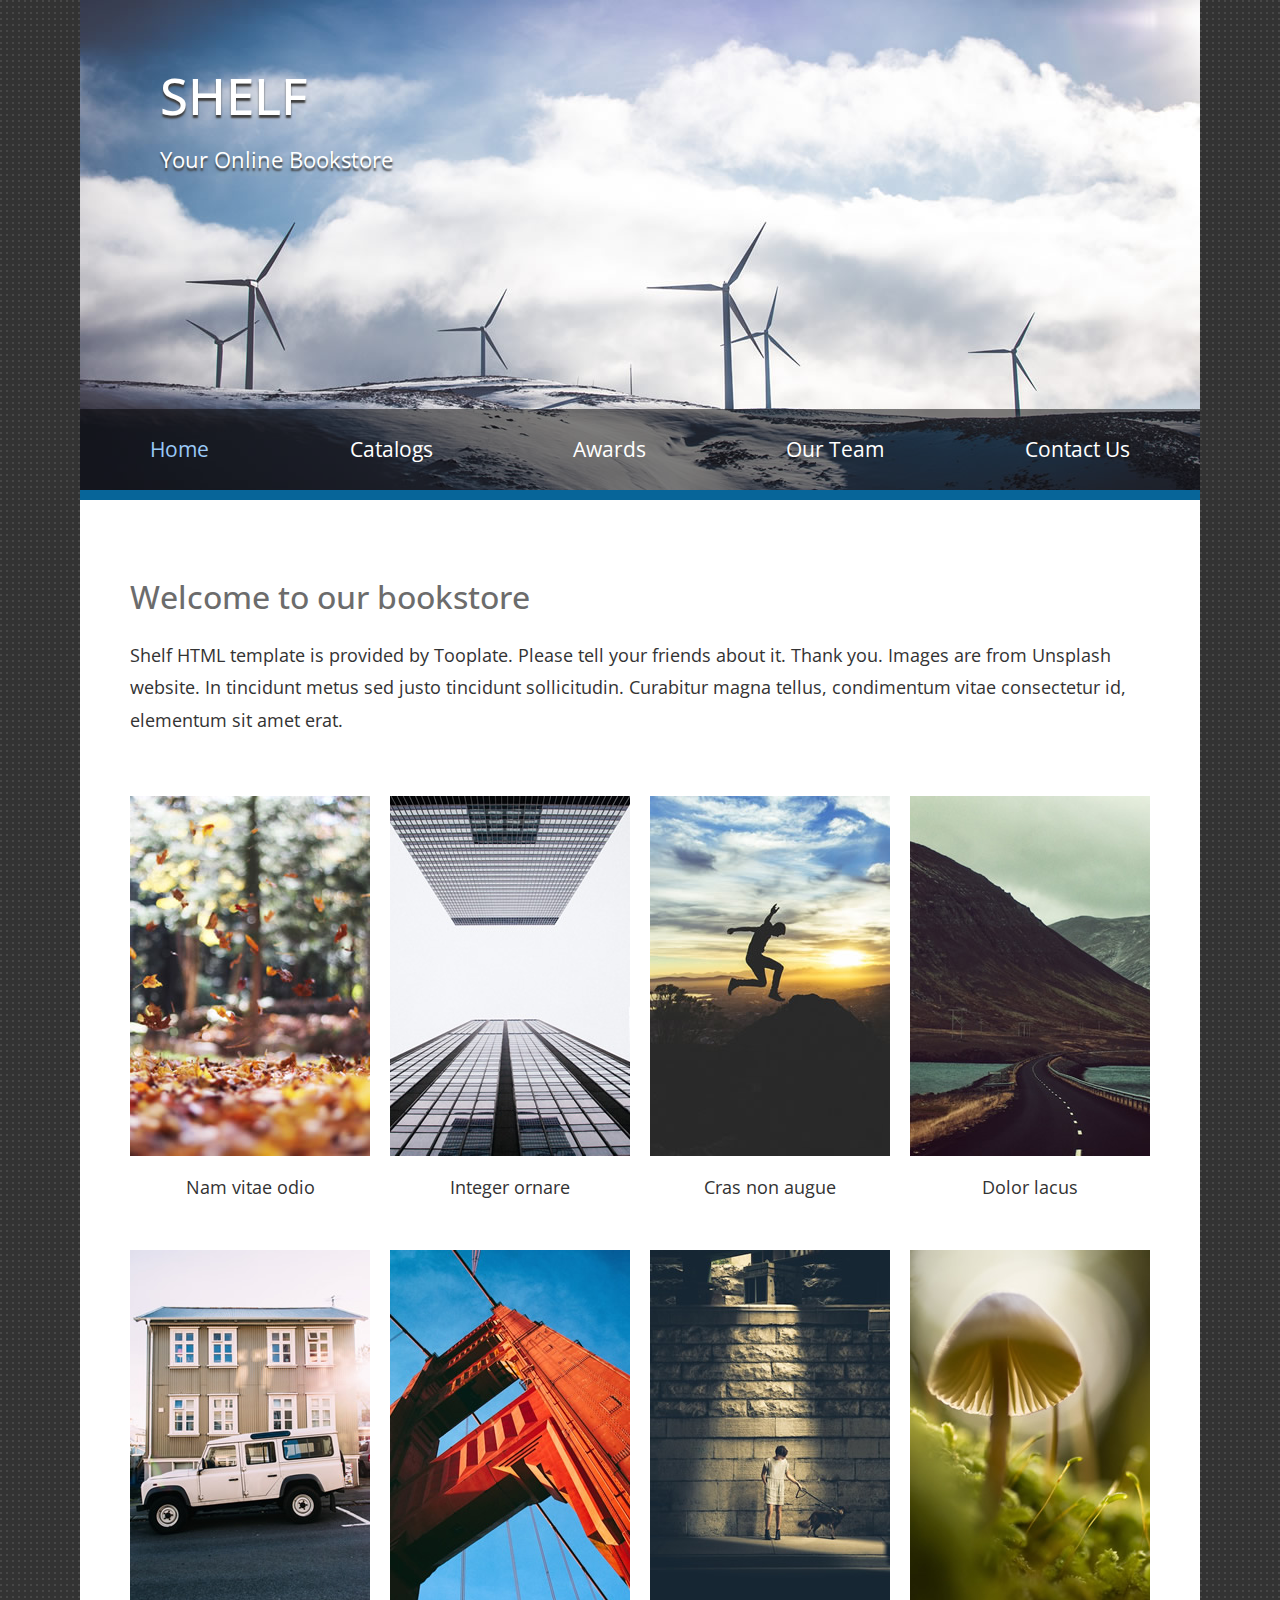
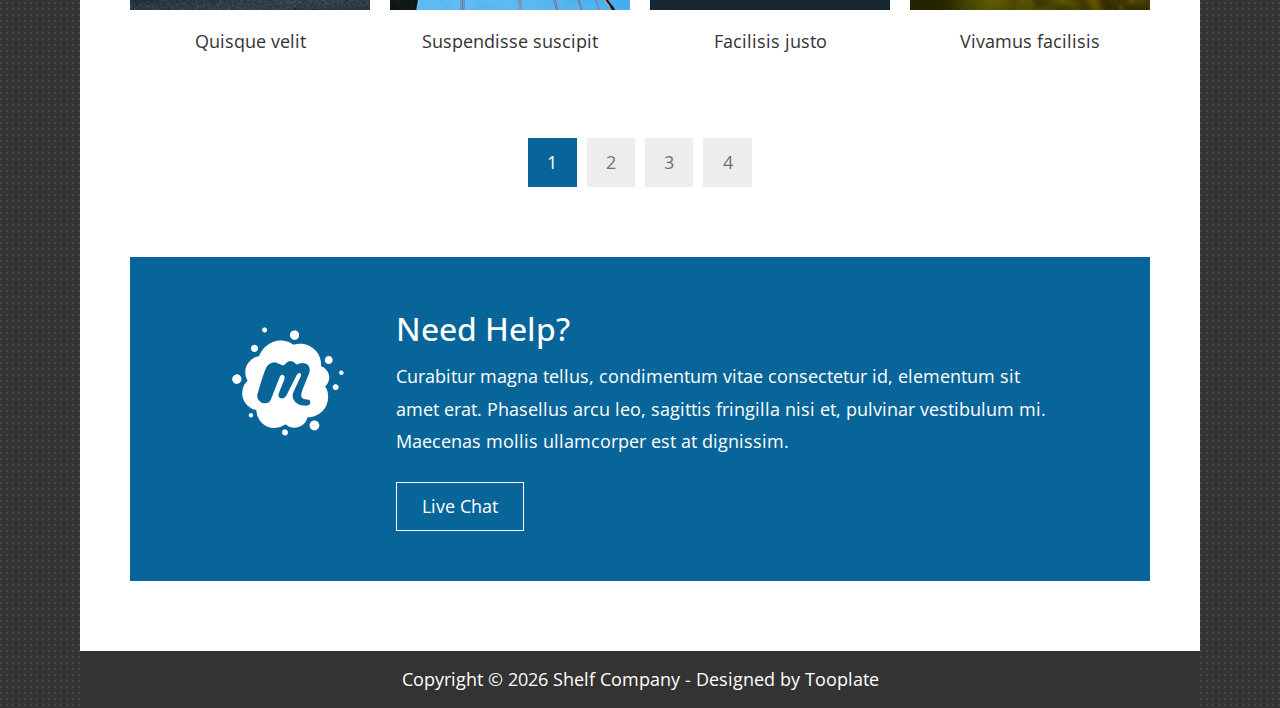
<file: index.html>
<!DOCTYPE html>
<html>
<head>
    <meta charset="utf-8">
    <meta http-equiv="X-UA-Compatible" content="IE=edge">
    <meta name="viewport" content="width=device-width, initial-scale=1">
<!--

Template 2092 Shelf

http://www.tooplate.com/view/2092-shelf

-->
    <title>SHELF - Your Online Bookstore</title>

    <!-- load stylesheets -->
    <link rel="stylesheet" href="https://fonts.googleapis.com/css?family=Open+Sans:300,400">  <!-- Google web font "Open Sans" -->
    <link rel="stylesheet" href="font-awesome-4.7.0/css/font-awesome.min.css">                <!-- Font Awesome -->
    <link rel="stylesheet" href="css/bootstrap.min.css">                                      <!-- Bootstrap style -->
    <link rel="stylesheet" href="css/tooplate-style.css">                                   <!-- Templatemo style -->

    <!-- HTML5 shim and Respond.js for IE8 support of HTML5 elements and media queries -->
    <!-- WARNING: Respond.js doesn't work if you view the page via file:// -->
        <!--[if lt IE 9]>
          <script src="https://oss.maxcdn.com/html5shiv/3.7.2/html5shiv.min.js"></script>
          <script src="https://oss.maxcdn.com/respond/1.4.2/respond.min.js"></script>
          <![endif]-->
</head>

    <body>
        
        <div class="container">
            <header class="tm-site-header">
                <h1 class="tm-site-name">Shelf</h1>
                <p class="tm-site-description">Your Online Bookstore</p>
                
                <nav class="navbar navbar-expand-md tm-main-nav-container">
                    <button class="navbar-toggler" type="button" data-toggle="collapse" data-target="#tmMainNav" aria-controls="tmMainNav" aria-expanded="false" aria-label="Toggle navigation">
                            <i class="fa fa-bars"></i>
                    </button>

                    <div class="collapse navbar-collapse tm-main-nav" id="tmMainNav">
                        <ul class="nav nav-fill tm-main-nav-ul">
                            <li class="nav-item"><a class="nav-link active" href="index.html">Home</a></li>
                            <li class="nav-item"><a class="nav-link" href="#">Catalogs</a></li>
                            <li class="nav-item"><a class="nav-link" href="#">Awards</a></li>
                            <li class="nav-item"><a class="nav-link" href="team.html">Our Team</a></li>
                            <li class="nav-item"><a class="nav-link" href="contact.html">Contact Us</a></li>
                        </ul>
                    </div>
                </nav>
                
            </header>
            
            <div class="tm-main-content">
                <section class="tm-margin-b-l">
                    <header>
                        <h2 class="tm-main-title">Welcome to our bookstore</h2>    
                    </header>
                    
                    <p>Shelf HTML template is provided by Tooplate. Please tell your friends about it. Thank you. Images are from Unsplash website. In tincidunt metus sed justo tincidunt sollicitudin. Curabitur magna tellus, condimentum vitae consectetur id, elementum sit amet erat.</p>
                    
                    <div class="tm-gallery">
                        <div class="row">
                            <figure class="col-lg-3 col-md-4 col-sm-6 col-12 tm-gallery-item">
                                <a href="preview.html">
                                    <div class="tm-gallery-item-overlay">
                                        <img src="img/image-01.jpg" alt="Image" class="img-fluid tm-img-center">
                                    </div>
                                    
                                    <p class="tm-figcaption">Nam vitae odio</p>
                                </a>
                            </figure>
                            <figure class="col-lg-3 col-md-4 col-sm-6 col-12 tm-gallery-item">
                                <a href="preview.html">
                                    <div class="tm-gallery-item-overlay">
                                        <img src="img/image-02.jpg" alt="Image" class="img-fluid tm-img-center">
                                    </div>
                                    <p class="tm-figcaption">Integer ornare</p>
                                </a>
                            </figure>
                            <figure class="col-lg-3 col-md-4 col-sm-6 col-12 tm-gallery-item">
                                <a href="preview.html">
                                    <div class="tm-gallery-item-overlay">
                                        <img src="img/image-03.jpg" alt="Image" class="img-fluid tm-img-center">
                                    </div>
                                    <p class="tm-figcaption">Cras non augue</p>
                                </a>
                            </figure>
                            <figure class="col-lg-3 col-md-4 col-sm-6 col-12 tm-gallery-item">
                                <a href="preview.html">
                                    <div class="tm-gallery-item-overlay">
                                        <img src="img/image-04.jpg" alt="Image" class="img-fluid tm-img-center">
                                    </div>
                                    <p class="tm-figcaption">Dolor lacus</p>
                                </a>
                            </figure>
                            <figure class="col-lg-3 col-md-4 col-sm-6 col-12 tm-gallery-item">
                                <a href="preview.html">
                                    <div class="tm-gallery-item-overlay">
                                        <img src="img/image-05.jpg" alt="Image" class="img-fluid tm-img-center">
                                    </div>
                                    <p class="tm-figcaption">Quisque velit</p>
                                </a>
                            </figure>
                            <figure class="col-lg-3 col-md-4 col-sm-6 col-12 tm-gallery-item">
                                <a href="preview.html">
                                    <div class="tm-gallery-item-overlay">
                                        <img src="img/image-06.jpg" alt="Image" class="img-fluid tm-img-center">
                                    </div>
                                    <p class="tm-figcaption">Suspendisse suscipit</p>
                                </a>
                            </figure>
                            <figure class="col-lg-3 col-md-4 col-sm-6 col-12 tm-gallery-item">
                                <a href="preview.html">
                                    <div class="tm-gallery-item-overlay">
                                        <img src="img/image-07.jpg" alt="Image" class="img-fluid tm-img-center">
                                    </div>
                                    <p class="tm-figcaption">Facilisis justo</p>
                                </a>
                            </figure>
                            <figure class="col-lg-3 col-md-4 col-sm-6 col-12 tm-gallery-item">
                                <a href="preview.html">
                                    <div class="tm-gallery-item-overlay">
                                        <img src="img/image-08.jpg" alt="Image" class="img-fluid tm-img-center">
                                    </div>
                                    <p class="tm-figcaption">Vivamus facilisis</p>
                                </a>
                            </figure> 
                        </div>   
                    </div>
                    
                    <nav class="tm-gallery-nav">
                        <ul class="nav justify-content-center">
                            <li class="nav-item"><a class="nav-link active" href="#">1</a></li>
                            <li class="nav-item"><a class="nav-link" href="#">2</a></li>
                            <li class="nav-item"><a class="nav-link" href="#">3</a></li>
                            <li class="nav-item"><a class="nav-link" href="#">4</a></li>                    
                        </ul>
                    </nav>
                </section>

                <section class="media tm-highlight tm-highlight-w-icon">

                    <div class="tm-highlight-icon">
                        <i class="fa tm-fa-6x fa-meetup"></i>    
                    </div>                    

                    <div class="media-body">
                        <header>
                            <h2>Need Help?</h2>
                        </header>
                        <p class="tm-margin-b">Curabitur magna tellus, condimentum vitae consectetur id, elementum sit amet erat. Phasellus arcu leo, sagittis fringilla nisi et, pulvinar vestibulum mi. Maecenas mollis ullamcorper est at dignissim.</p>
                        <a href="" class="tm-white-bordered-btn">Live Chat</a>
                    </div>                    
                </section>
            </div>

            <footer>
                Copyright &copy; <span class="tm-current-year">2018</span> Shelf Company 
                
                - Designed by Tooplate
            </footer>    
        </div>
        
        <!-- load JS files -->
        <script src="js/jquery-1.11.3.min.js"></script>         <!-- jQuery (https://jquery.com/download/) -->
        <script src="js/popper.min.js"></script>                <!-- Popper (https://popper.js.org/) -->
        <script src="js/bootstrap.min.js"></script>             <!-- Bootstrap (https://getbootstrap.com/) -->
        <script>     
       
            $(document).ready(function(){
                
                // Update the current year in copyright
                $('.tm-current-year').text(new Date().getFullYear());

            });

        </script>             

</body>
</html>
</file>
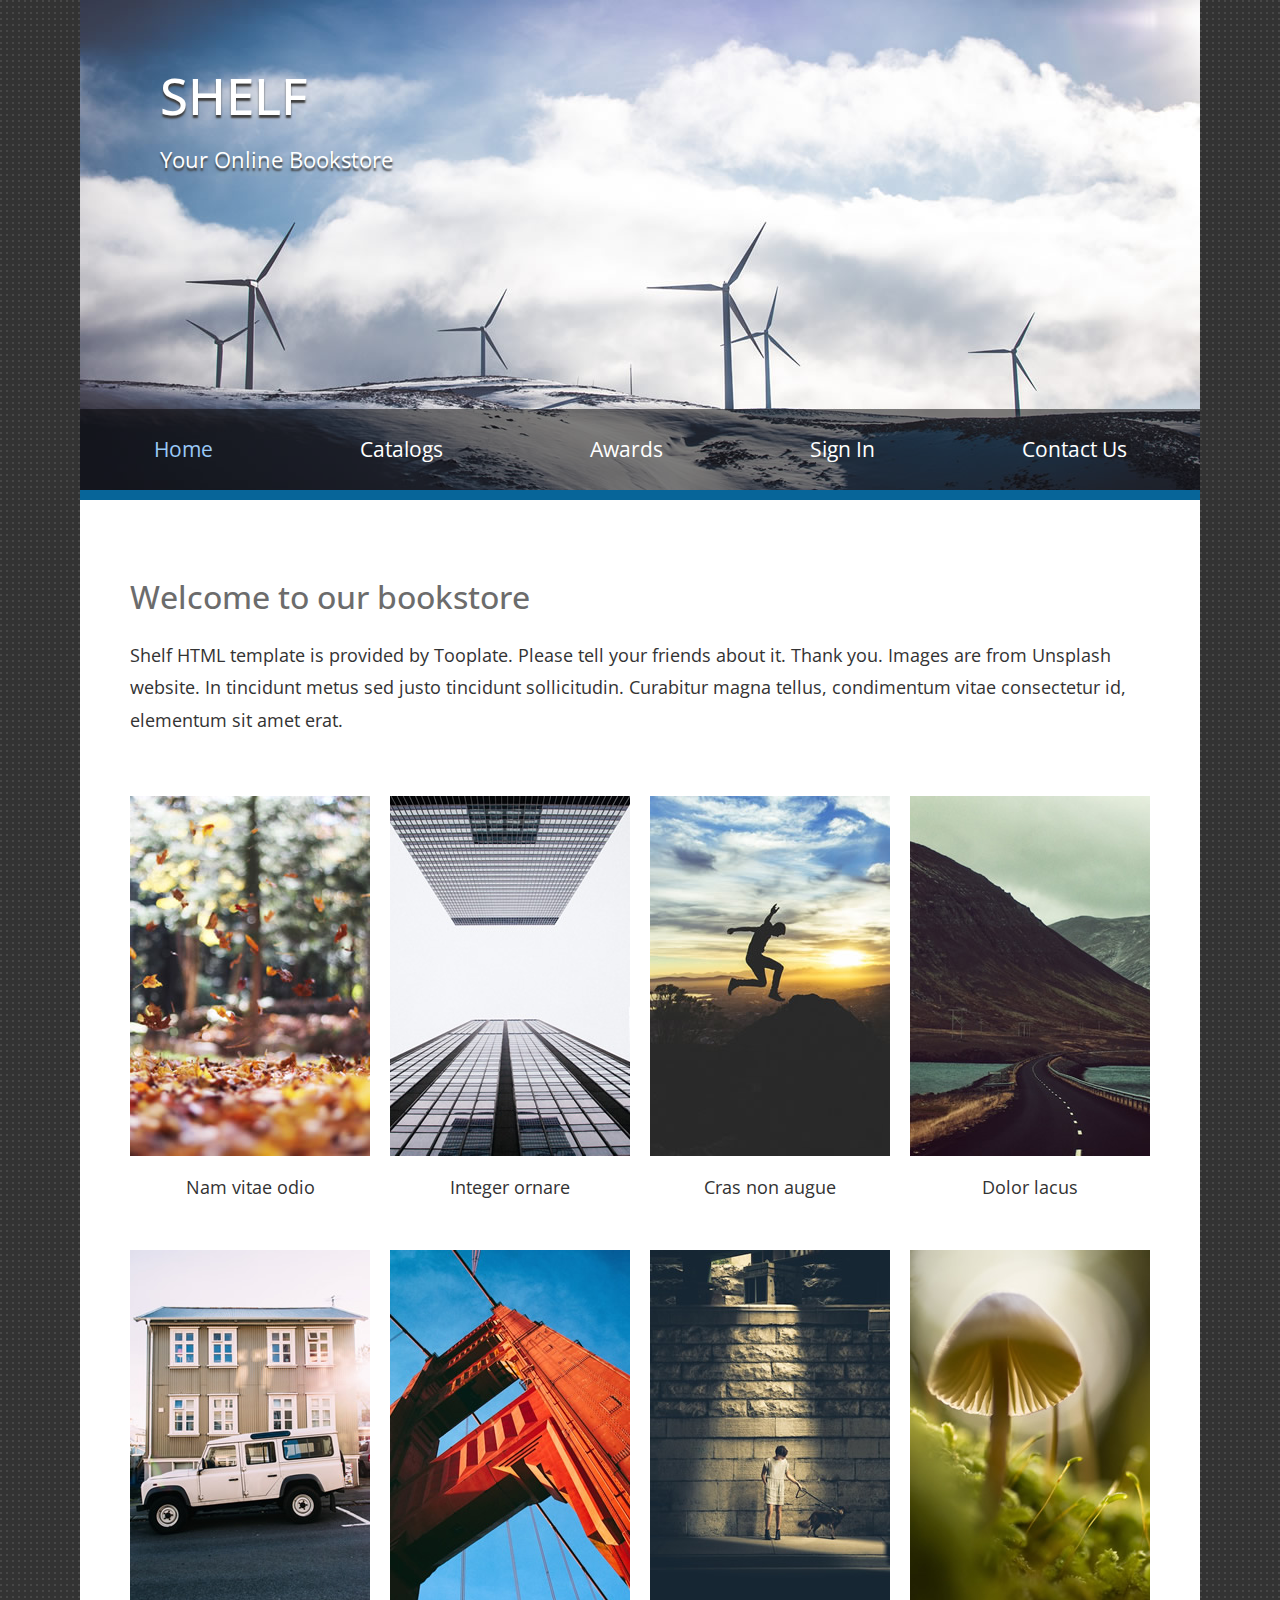
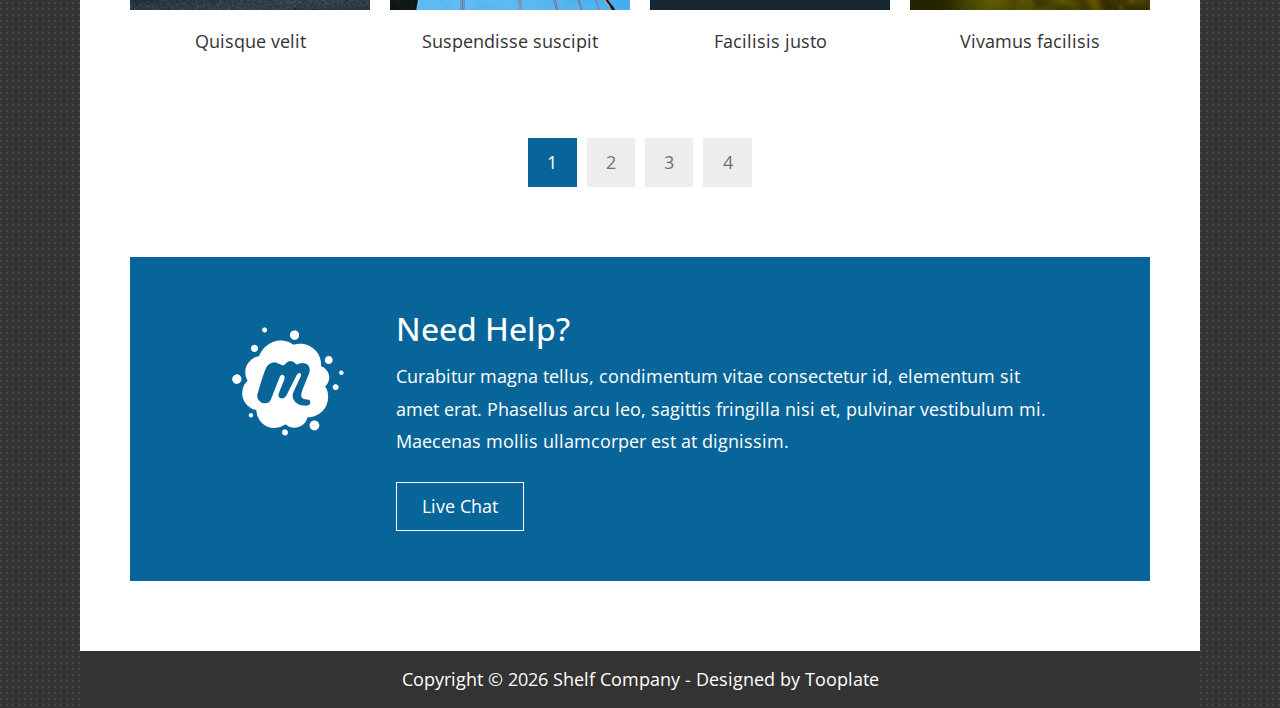
<file: Customer/index.html>
<!DOCTYPE html>
<html>
<head>
    <meta charset="utf-8">
    <meta http-equiv="X-UA-Compatible" content="IE=edge">
    <meta name="viewport" content="width=device-width, initial-scale=1">
<!--

Template 2092 Shelf

http://www.tooplate.com/view/2092-shelf

-->
    <title>SHELF - Your Online Bookstore</title>

    <!-- load stylesheets -->
    <link rel="stylesheet" href="https://fonts.googleapis.com/css?family=Open+Sans:300,400">  <!-- Google web font "Open Sans" -->
    <link rel="stylesheet" href="font-awesome-4.7.0/css/font-awesome.min.css">                <!-- Font Awesome -->
    <link rel="stylesheet" href="css/bootstrap.min.css">                                      <!-- Bootstrap style -->
    <link rel="stylesheet" href="css/tooplate-style.css">                                   <!-- Templatemo style -->

    <!-- HTML5 shim and Respond.js for IE8 support of HTML5 elements and media queries -->
    <!-- WARNING: Respond.js doesn't work if you view the page via file:// -->
        <!--[if lt IE 9]>
          <script src="https://oss.maxcdn.com/html5shiv/3.7.2/html5shiv.min.js"></script>
          <script src="https://oss.maxcdn.com/respond/1.4.2/respond.min.js"></script>
          <![endif]-->
</head>

    <body>
        
        <div class="container">
            <header class="tm-site-header">
                <h1 class="tm-site-name">Shelf</h1>
                <p class="tm-site-description">Your Online Bookstore</p>
                
                <nav class="navbar navbar-expand-md tm-main-nav-container">
                    <button class="navbar-toggler" type="button" data-toggle="collapse" data-target="#tmMainNav" aria-controls="tmMainNav" aria-expanded="false" aria-label="Toggle navigation">
                            <i class="fa fa-bars"></i>
                    </button>

                    <div class="collapse navbar-collapse tm-main-nav" id="tmMainNav">
                        <ul class="nav nav-fill tm-main-nav-ul">
                            <li class="nav-item"><a class="nav-link active" href="index.html">Home</a></li>
                            <li class="nav-item"><a class="nav-link" href="#">Catalogs</a></li>
                            <li class="nav-item"><a class="nav-link" href="#">Awards</a></li>
                            <li class="nav-item"><a class="nav-link" href="login.php">Sign In</a></li>
                            <li class="nav-item"><a class="nav-link" href="contact.html">Contact Us</a></li>
                        </ul>
                    </div>
                </nav>
                
            </header>
            
            <div class="tm-main-content">
                <section class="tm-margin-b-l">
                    <header>
                        <h2 class="tm-main-title">Welcome to our bookstore</h2>    
                    </header>
                    
                    <p>Shelf HTML template is provided by Tooplate. Please tell your friends about it. Thank you. Images are from Unsplash website. In tincidunt metus sed justo tincidunt sollicitudin. Curabitur magna tellus, condimentum vitae consectetur id, elementum sit amet erat.</p>
                    
                    <div class="tm-gallery">
                        <div class="row">
                            <figure class="col-lg-3 col-md-4 col-sm-6 col-12 tm-gallery-item">
                                <a href="preview.html">
                                    <div class="tm-gallery-item-overlay">
                                        <img src="img/image-01.jpg" alt="Image" class="img-fluid tm-img-center">
                                    </div>
                                    
                                    <p class="tm-figcaption">Nam vitae odio</p>
                                </a>
                            </figure>
                            <figure class="col-lg-3 col-md-4 col-sm-6 col-12 tm-gallery-item">
                                <a href="preview.html">
                                    <div class="tm-gallery-item-overlay">
                                        <img src="img/image-02.jpg" alt="Image" class="img-fluid tm-img-center">
                                    </div>
                                    <p class="tm-figcaption">Integer ornare</p>
                                </a>
                            </figure>
                            <figure class="col-lg-3 col-md-4 col-sm-6 col-12 tm-gallery-item">
                                <a href="preview.html">
                                    <div class="tm-gallery-item-overlay">
                                        <img src="img/image-03.jpg" alt="Image" class="img-fluid tm-img-center">
                                    </div>
                                    <p class="tm-figcaption">Cras non augue</p>
                                </a>
                            </figure>
                            <figure class="col-lg-3 col-md-4 col-sm-6 col-12 tm-gallery-item">
                                <a href="preview.html">
                                    <div class="tm-gallery-item-overlay">
                                        <img src="img/image-04.jpg" alt="Image" class="img-fluid tm-img-center">
                                    </div>
                                    <p class="tm-figcaption">Dolor lacus</p>
                                </a>
                            </figure>
                            <figure class="col-lg-3 col-md-4 col-sm-6 col-12 tm-gallery-item">
                                <a href="preview.html">
                                    <div class="tm-gallery-item-overlay">
                                        <img src="img/image-05.jpg" alt="Image" class="img-fluid tm-img-center">
                                    </div>
                                    <p class="tm-figcaption">Quisque velit</p>
                                </a>
                            </figure>
                            <figure class="col-lg-3 col-md-4 col-sm-6 col-12 tm-gallery-item">
                                <a href="preview.html">
                                    <div class="tm-gallery-item-overlay">
                                        <img src="img/image-06.jpg" alt="Image" class="img-fluid tm-img-center">
                                    </div>
                                    <p class="tm-figcaption">Suspendisse suscipit</p>
                                </a>
                            </figure>
                            <figure class="col-lg-3 col-md-4 col-sm-6 col-12 tm-gallery-item">
                                <a href="preview.html">
                                    <div class="tm-gallery-item-overlay">
                                        <img src="img/image-07.jpg" alt="Image" class="img-fluid tm-img-center">
                                    </div>
                                    <p class="tm-figcaption">Facilisis justo</p>
                                </a>
                            </figure>
                            <figure class="col-lg-3 col-md-4 col-sm-6 col-12 tm-gallery-item">
                                <a href="preview.html">
                                    <div class="tm-gallery-item-overlay">
                                        <img src="img/image-08.jpg" alt="Image" class="img-fluid tm-img-center">
                                    </div>
                                    <p class="tm-figcaption">Vivamus facilisis</p>
                                </a>
                            </figure> 
                        </div>   
                    </div>
                    
                    <nav class="tm-gallery-nav">
                        <ul class="nav justify-content-center">
                            <li class="nav-item"><a class="nav-link active" href="#">1</a></li>
                            <li class="nav-item"><a class="nav-link" href="#">2</a></li>
                            <li class="nav-item"><a class="nav-link" href="#">3</a></li>
                            <li class="nav-item"><a class="nav-link" href="#">4</a></li>                    
                        </ul>
                    </nav>
                </section>

                <section class="media tm-highlight tm-highlight-w-icon">

                    <div class="tm-highlight-icon">
                        <i class="fa tm-fa-6x fa-meetup"></i>    
                    </div>                    

                    <div class="media-body">
                        <header>
                            <h2>Need Help?</h2>
                        </header>
                        <p class="tm-margin-b">Curabitur magna tellus, condimentum vitae consectetur id, elementum sit amet erat. Phasellus arcu leo, sagittis fringilla nisi et, pulvinar vestibulum mi. Maecenas mollis ullamcorper est at dignissim.</p>
                        <a href="" class="tm-white-bordered-btn">Live Chat</a>
                    </div>                    
                </section>
            </div>

            <footer>
                Copyright &copy; <span class="tm-current-year">2018</span> Shelf Company 
                
                - Designed by Tooplate
            </footer>    
        </div>
        
        <!-- load JS files -->
        <script src="js/jquery-1.11.3.min.js"></script>         <!-- jQuery (https://jquery.com/download/) -->
        <script src="js/popper.min.js"></script>                <!-- Popper (https://popper.js.org/) -->
        <script src="js/bootstrap.min.js"></script>             <!-- Bootstrap (https://getbootstrap.com/) -->
        <script>     
       
            $(document).ready(function(){
                
                // Update the current year in copyright
                $('.tm-current-year').text(new Date().getFullYear());

            });

        </script>             

</body>
</html>
</file>
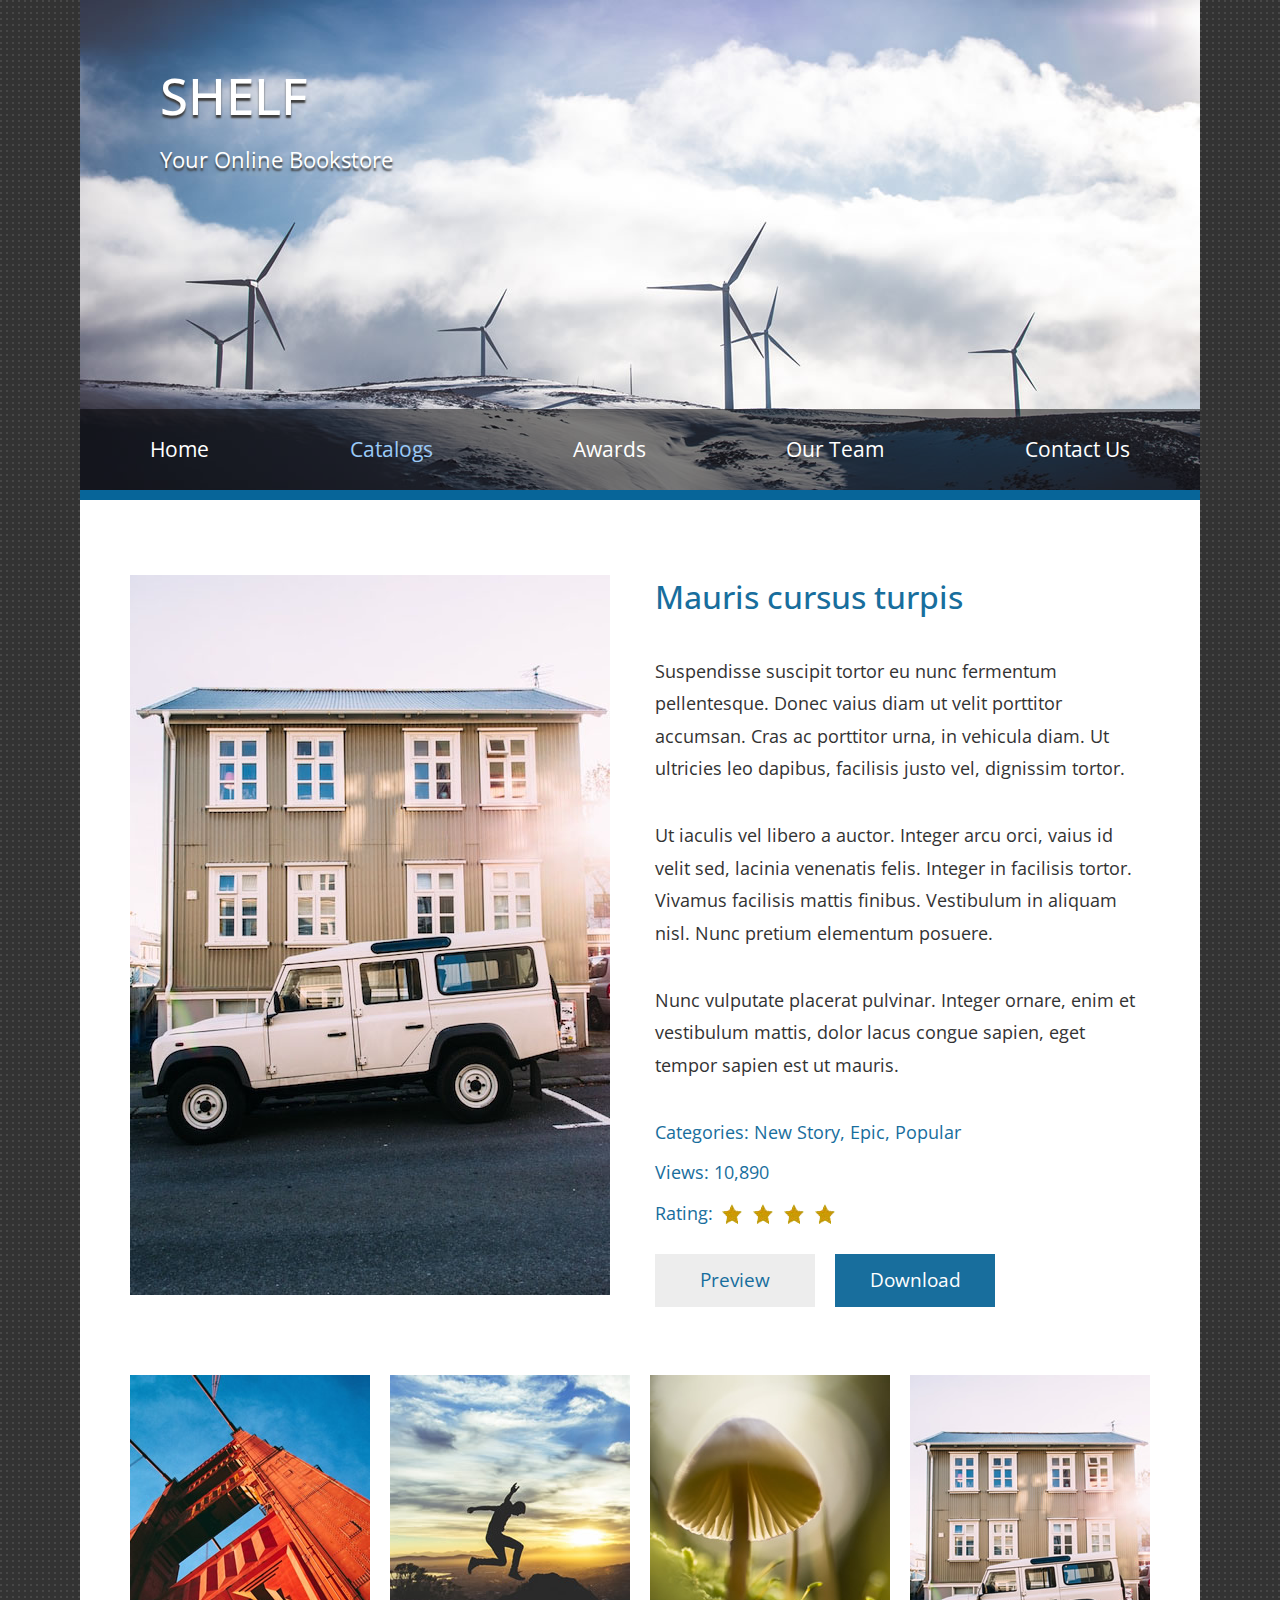
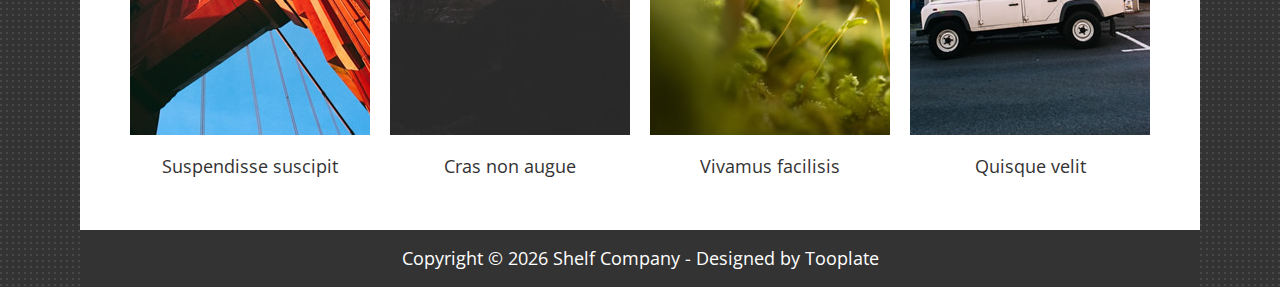
<file: preview.html>
<!DOCTYPE html>
<html>
<head>
    <meta charset="utf-8">
    <meta http-equiv="X-UA-Compatible" content="IE=edge">
    <meta name="viewport" content="width=device-width, initial-scale=1">
<!--

Template 2092 Shelf

http://www.tooplate.com/view/2092-shelf

-->
    <title>SHELF - Your Online Bookstore</title>

    <!-- load stylesheets -->
    <link rel="stylesheet" href="https://fonts.googleapis.com/css?family=Open+Sans:300,400">  <!-- Google web font "Open Sans" -->
    <link rel="stylesheet" href="font-awesome-4.7.0/css/font-awesome.min.css">                <!-- Font Awesome -->
    <link rel="stylesheet" href="css/bootstrap.min.css">                                      <!-- Bootstrap style -->
    <link rel="stylesheet" href="css/tooplate-style.css">                                   <!-- Templatemo style -->

    <!-- HTML5 shim and Respond.js for IE8 support of HTML5 elements and media queries -->
    <!-- WARNING: Respond.js doesn't work if you view the page via file:// -->
        <!--[if lt IE 9]>
          <script src="https://oss.maxcdn.com/html5shiv/3.7.2/html5shiv.min.js"></script>
          <script src="https://oss.maxcdn.com/respond/1.4.2/respond.min.js"></script>
          <![endif]-->
</head>

    <body>
        
        <div class="container">
            <header class="tm-site-header">
                <h1 class="tm-site-name">Shelf</h1>
                <p class="tm-site-description">Your Online Bookstore</p>
                
                <nav class="navbar navbar-expand-md tm-main-nav-container">
                    <button class="navbar-toggler" type="button" data-toggle="collapse" data-target="#tmMainNav" aria-controls="tmMainNav" aria-expanded="false" aria-label="Toggle navigation">
                            <i class="fa fa-bars"></i>
                    </button>

                    <div class="collapse navbar-collapse tm-main-nav" id="tmMainNav">
                        <ul class="nav nav-fill tm-main-nav-ul">
                            <li class="nav-item"><a class="nav-link" href="index.html">Home</a></li>
                            <li class="nav-item"><a class="nav-link active" href="#">Catalogs</a></li>
                            <li class="nav-item"><a class="nav-link" href="#">Awards</a></li>
                            <li class="nav-item"><a class="nav-link" href="team.html">Our Team</a></li>
                            <li class="nav-item"><a class="nav-link" href="contact.html">Contact Us</a></li>
                        </ul>
                    </div>    
                </nav>
                
            </header>
            
            <div class="tm-main-content no-pad-b">
                    
                <section class="row tm-item-preview">
                    <div class="col-md-6 col-sm-12 mb-md-0 mb-5">
                        <img src="img/image-05-preview.jpg" alt="Image" class="img-fluid tm-img-center-sm">
                    </div>
                    <div class="col-md-6 col-sm-12">
                        <h2 class="tm-blue-text tm-margin-b-p">Mauris cursus turpis</h2>
                        <p class="tm-margin-b-p">Suspendisse suscipit tortor eu nunc fermentum pellentesque. Donec vaius diam ut velit porttitor accumsan. Cras ac porttitor urna, in vehicula diam. Ut ultricies leo dapibus, facilisis justo vel, dignissim tortor.</p>
                        <p class="tm-margin-b-p">Ut iaculis vel libero a auctor. Integer arcu orci, vaius id velit sed, lacinia venenatis felis. Integer in facilisis tortor. Vivamus facilisis mattis finibus. Vestibulum in aliquam nisl. Nunc pretium elementum posuere.</p>
                        <p class="tm-margin-b-p">Nunc vulputate placerat pulvinar. Integer ornare, enim et vestibulum mattis, dolor lacus congue sapien, eget tempor sapien est ut mauris.</p>
                        <p class="tm-blue-text tm-margin-b-s">Categories: <a href="#" class="tm-blue-text">New Story</a>, <a href="#" class="tm-blue-text">Epic</a>, <a href="#" class="tm-blue-text">Popular</a></p>
                        <p class="tm-blue-text tm-margin-b-s">Views: 10,890</p>
                        <p class="tm-blue-text tm-margin-b">Rating: <img src="img/star.png" alt="Star image"> <img src="img/star.png" alt="Star image"> <img src="img/star.png" alt="Star image"> <img src="img/star.png" alt="Star image"></p>
                        <a href="#" class="tm-btn tm-btn-gray tm-margin-r-20 tm-margin-b-s">Preview</a><a href="#" class="tm-btn tm-btn-blue">Download</a>
                    </div>
                </section>

                <div class="tm-gallery no-pad-b">
                    <div class="row">
                        <figure class="col-lg-3 col-md-4 col-sm-6 col-12 tm-gallery-item mb-5">
                            <a href="preview.html">
                                <div class="tm-gallery-item-overlay">
                                    <img src="img/image-06.jpg" alt="Image" class="img-fluid tm-img-center">
                                </div>
                                <p class="tm-figcaption no-pad-b">Suspendisse suscipit</p>
                            </a>
                        </figure>
                        <figure class="col-lg-3 col-md-4 col-sm-6 col-12 tm-gallery-item mb-5">
                            <a href="preview.html">
                                <div class="tm-gallery-item-overlay">
                                    <img src="img/image-03.jpg" alt="Image" class="img-fluid tm-img-center">
                                </div>
                                <p class="tm-figcaption no-pad-b">Cras non augue</p>
                            </a>
                        </figure>
                        <figure class="col-lg-3 col-md-4 col-sm-6 col-12 tm-gallery-item mb-5">
                            <a href="preview.html">
                                <div class="tm-gallery-item-overlay">
                                    <img src="img/image-08.jpg" alt="Image" class="img-fluid tm-img-center">
                                </div>
                                <p class="tm-figcaption no-pad-b">Vivamus facilisis</p>
                            </a>
                        </figure> 
                        <figure class="col-lg-3 col-md-4 col-sm-6 col-12 tm-gallery-item mb-5">
                            <a href="preview.html">
                                <div class="tm-gallery-item-overlay">
                                    <img src="img/image-05.jpg" alt="Image" class="img-fluid tm-img-center">
                                </div>
                                <p class="tm-figcaption no-pad-b">Quisque velit</p>
                            </a>
                        </figure>
                    </div>   
                </div>                    
                            
            </div>

            <footer>
                Copyright &copy; <span class="tm-current-year">2018</span> Shelf Company 
                
                - Designed by Tooplate
            </footer>    
        </div>
        
        <!-- load JS files -->
        <script src="js/jquery-1.11.3.min.js"></script>         <!-- jQuery (https://jquery.com/download/) -->
        <script src="js/popper.min.js"></script>                <!-- Popper (https://popper.js.org/) -->
        <script src="js/bootstrap.min.js"></script>             <!-- Bootstrap (https://getbootstrap.com/) -->
        <script>     
       
            $(document).ready(function(){
                
                // Update the current year in copyright
                $('.tm-current-year').text(new Date().getFullYear());

            });

        </script>             

</body>
</html>
</file>
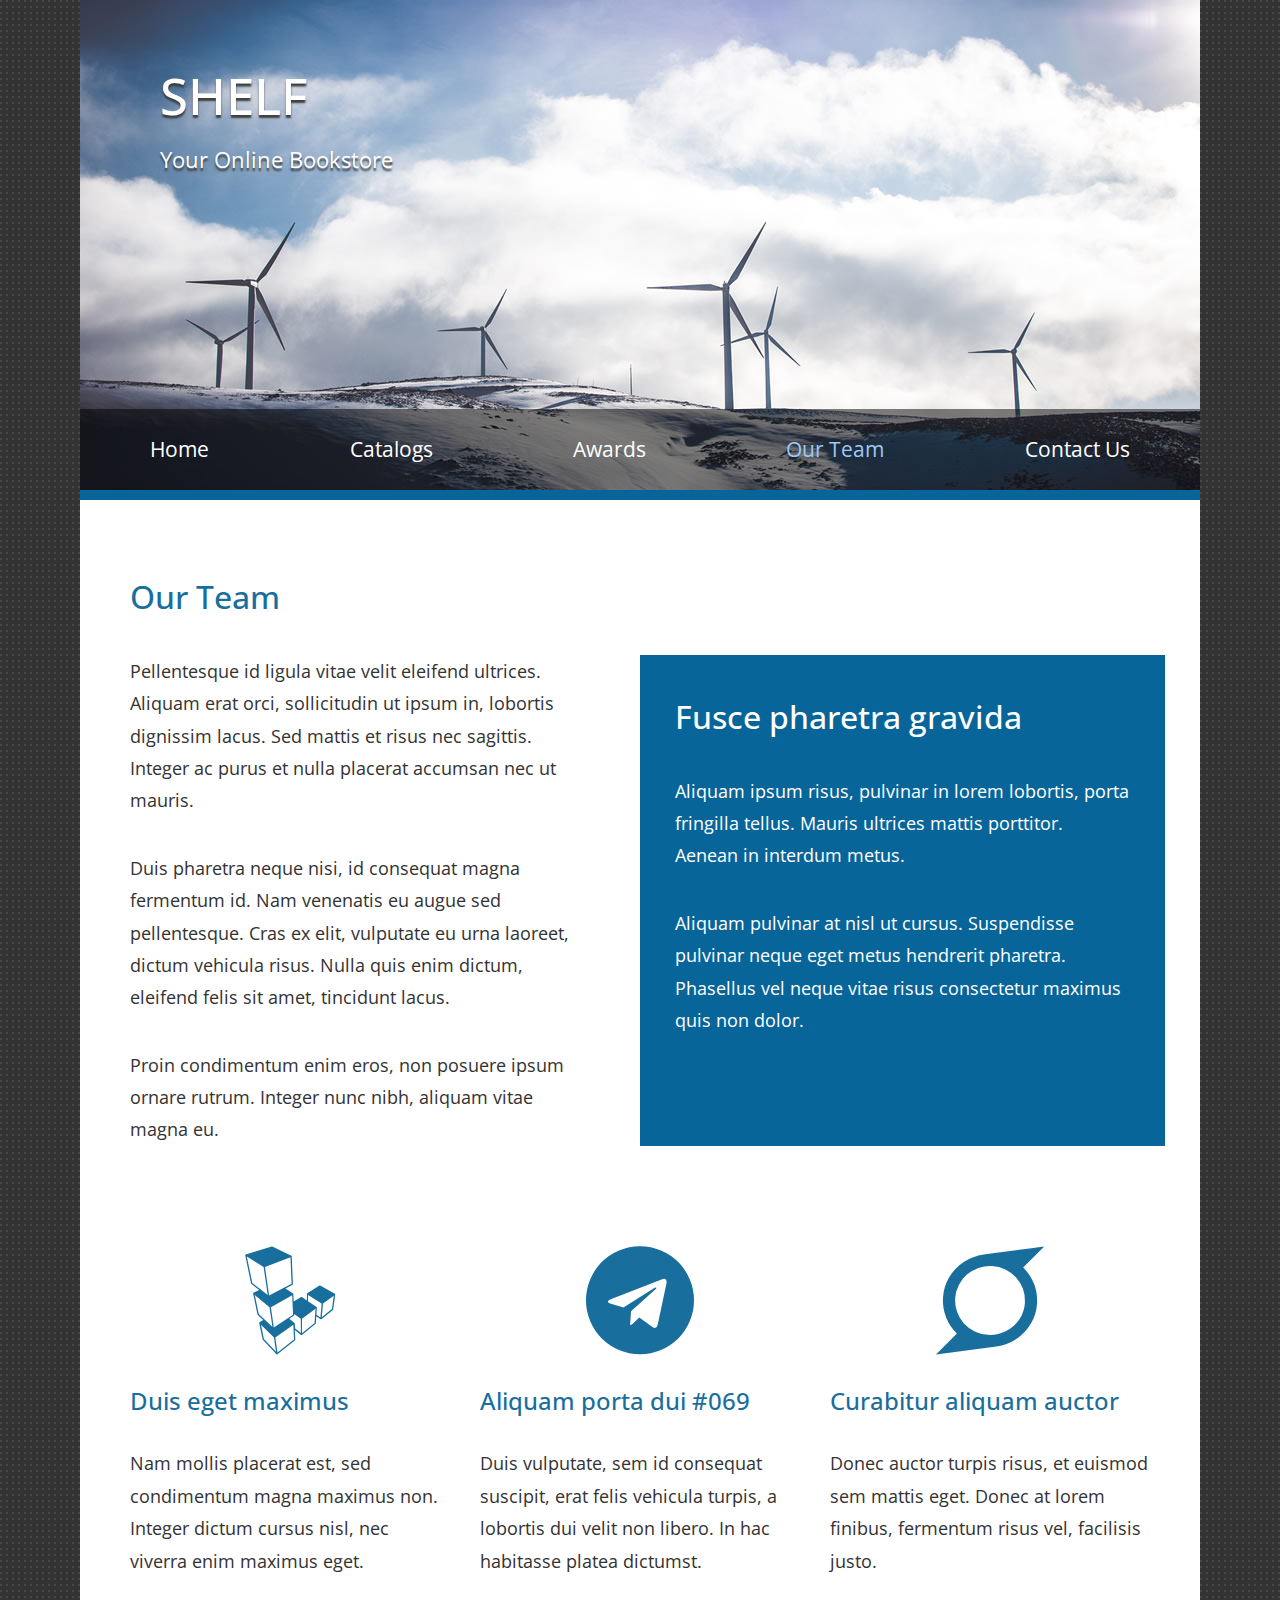
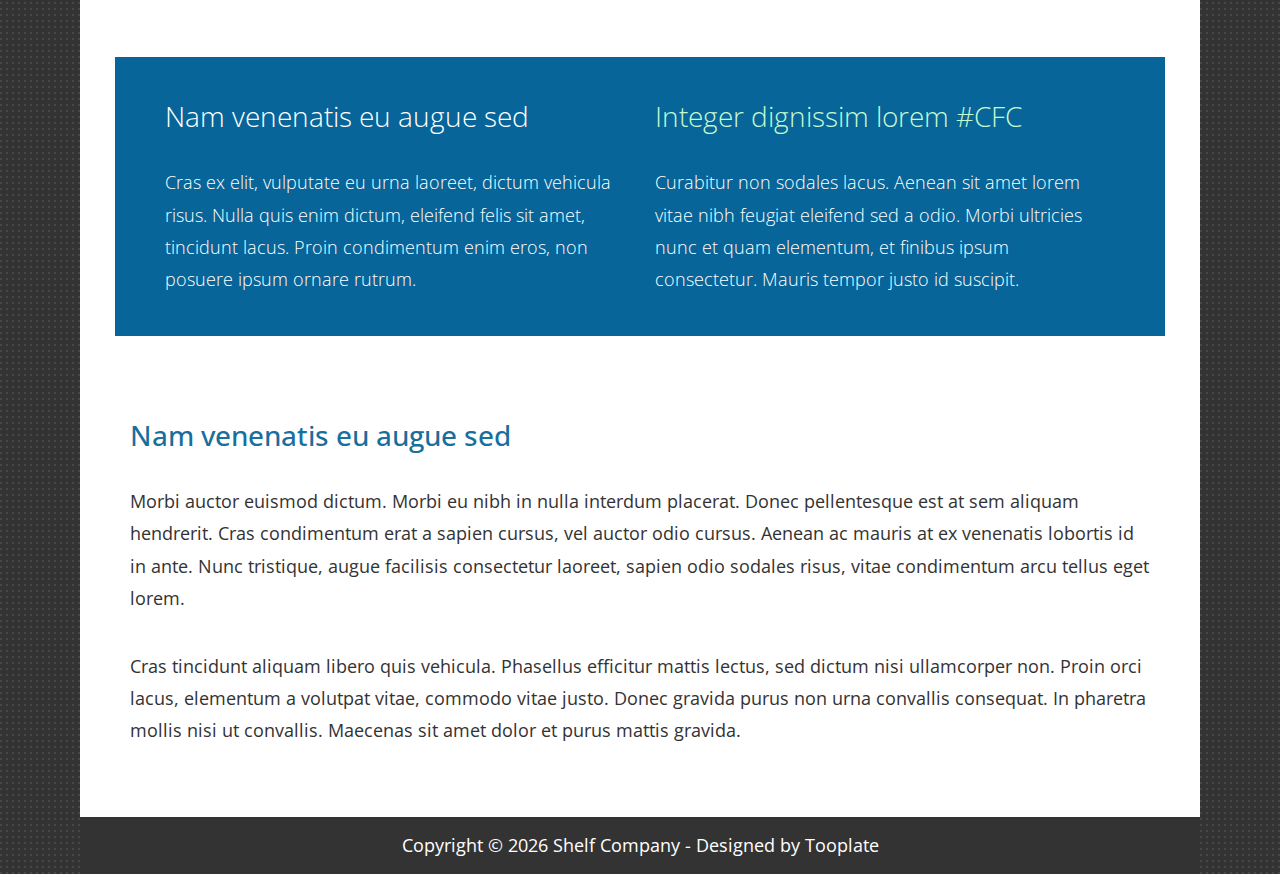
<file: Customer/team.html>
<!DOCTYPE html>
<html lang="en">
<head>
    <meta charset="utf-8">
    <meta http-equiv="X-UA-Compatible" content="IE=edge">
    <meta name="viewport" content="width=device-width, initial-scale=1">
<!--

Template 2092 Shelf

http://www.tooplate.com/view/2092-shelf

-->
    <title>SHELF - Your Online Bookstore</title>

    <!-- load stylesheets -->
    <link rel="stylesheet" href="https://fonts.googleapis.com/css?family=Open+Sans:300,400">  <!-- Google web font "Open Sans" -->
    <link rel="stylesheet" href="font-awesome-4.7.0/css/font-awesome.min.css">                <!-- Font Awesome -->
    <link rel="stylesheet" href="css/bootstrap.min.css">                                      <!-- Bootstrap style -->
    <link rel="stylesheet" href="css/tooplate-style.css">                                   <!-- Templatemo style -->

    <!-- HTML5 shim and Respond.js for IE8 support of HTML5 elements and media queries -->
    <!-- WARNING: Respond.js doesn't work if you view the page via file:// -->
        <!--[if lt IE 9]>
          <script src="https://oss.maxcdn.com/html5shiv/3.7.2/html5shiv.min.js"></script>
          <script src="https://oss.maxcdn.com/respond/1.4.2/respond.min.js"></script>
          <![endif]-->
</head>

    <body>
        
        <div class="container">
            <header class="tm-site-header">
                <h1 class="tm-site-name">Shelf</h1>
                <p class="tm-site-description">Your Online Bookstore</p>
                
                <nav class="navbar navbar-expand-md tm-main-nav-container">
                    <button class="navbar-toggler" type="button" data-toggle="collapse" data-target="#tmMainNav" aria-controls="tmMainNav" aria-expanded="false" aria-label="Toggle navigation">
                            <i class="fa fa-bars"></i>
                    </button>

                    <div class="collapse navbar-collapse tm-main-nav" id="tmMainNav">
                        <ul class="nav nav-fill tm-main-nav-ul">
                            <li class="nav-item"><a class="nav-link" href="index.html">Home</a></li>
                            <li class="nav-item"><a class="nav-link" href="#">Catalogs</a></li>
                            <li class="nav-item"><a class="nav-link" href="#">Awards</a></li>
                            <li class="nav-item"><a class="nav-link active" href="team.html">Our Team</a></li>
                            <li class="nav-item"><a class="nav-link" href="contact.html">Contact Us</a></li>
                        </ul>
                    </div>    
                </nav>
                
            </header>
            
            <div class="tm-main-content">                    
                <section class="row tm-item-preview tm-margin-b-xl">
                    <div class="col-12">
                        <h2 class="tm-blue-text tm-margin-b-p">Our Team</h2>
                    </div>
                    <div class="col-md-6 col-sm-12 mb-md-0 mb-5">         
                        <div class="mr-lg-5">
                            <p class="tm-margin-b-p">Pellentesque id ligula vitae velit eleifend ultrices. Aliquam erat orci, sollicitudin ut ipsum in, lobortis dignissim lacus. Sed mattis et risus nec sagittis. Integer ac purus et nulla placerat accumsan nec ut mauris.</p>
                            <p class="tm-margin-b-p">Duis pharetra neque nisi, id consequat magna fermentum id. Nam venenatis eu augue sed pellentesque. Cras ex elit, vulputate eu urna laoreet, dictum vehicula risus. Nulla quis enim dictum, eleifend felis sit amet, tincidunt lacus.</p>
                            <p>Proin condimentum enim eros, non posuere ipsum ornare rutrum. Integer nunc nibh, aliquam vitae magna eu.</p>                        
                        </div>                                       
                    </div>
                    <div class="col-md-6 col-sm-12 tm-highlight tm-small-pad">
                        <h2 class="tm-margin-b-p">Fusce pharetra gravida</h2>
                        <p class="tm-margin-b-p">Aliquam ipsum risus, pulvinar in lorem lobortis, porta fringilla tellus. Mauris ultrices mattis porttitor. Aenean in interdum metus.</p>
                        <p>Aliquam pulvinar at nisl ut cursus. Suspendisse pulvinar neque eget metus hendrerit pharetra. Phasellus vel neque vitae risus consectetur maximus quis non dolor.</p>
                    </div>
                </section>

                <div class="row tm-margin-b-ll">
                    <article class="col-12 col-sm-12 col-md-4 col-lg-4 mb-md-0 mb-5">
                        <div class="text-center tm-margin-b-30"><i class="fa tm-fa-6x fa-linode tm-blue-text"></i></div>
                        <header class="tm-margin-b-30"><h3 class="tm-blue-text tm-h3">Duis eget maximus</h3></header>
                        <p>Nam mollis placerat est, sed condimentum magna maximus non. Integer dictum cursus nisl, nec viverra enim maximus eget.</p>
                    </article>
                    <article class="col-12 col-sm-12 col-md-4 col-lg-4 mb-md-0 mb-5">
                        <div class="text-center tm-margin-b-30"><i class="fa tm-fa-6x fa-telegram tm-blue-text"></i></div>
                        <header class="tm-margin-b-30"><h3 class="tm-blue-text tm-h3">Aliquam porta dui #069</h3></header>
                        <p>Duis vulputate, sem id consequat suscipit, erat felis vehicula turpis, a lobortis dui velit non libero. In hac habitasse platea dictumst.</p>
                    </article>
                    <article class="col-12 col-sm-12 col-md-4 col-lg-4 mb-md-0 mb-5">
                        <div class="text-center tm-margin-b-30"><i class="fa tm-fa-6x fa-superpowers tm-blue-text"></i></div>
                        <header class="tm-margin-b-30"><h3 class="tm-blue-text tm-h3">Curabitur aliquam auctor</h3></header>
                        <p>Donec auctor turpis risus, et euismod sem mattis eget. Donec at lorem finibus, fermentum risus vel, facilisis justo.</p>
                    </article>
                </div>

                <div class="row tm-hightlight tm-margin-b-ll tm-highlight tm-small-pad">
                    <article class="col-12 col-sm-12 col-md-6 col-lg-6 tm-font-thin mb-md-0 mb-5">
                        <header class="tm-margin-b-30"><h3 class="tm-font-thin">Nam venenatis eu augue sed</h3></header>
                        <p>Cras ex elit, vulputate eu urna laoreet, dictum vehicula risus. Nulla quis enim dictum, eleifend felis sit amet, tincidunt lacus. Proin condimentum enim eros, non posuere ipsum ornare rutrum.</p>
                    </article>
                    <article class="col-12 col-sm-12 col-md-6 col-lg-6 tm-font-thin">
                        <header class="tm-margin-b-30"><h3 class="tm-green-text tm-font-thin">Integer dignissim lorem #CFC</h3></header>
                        <p>Curabitur non sodales lacus. Aenean sit amet lorem vitae nibh feugiat eleifend sed a odio. Morbi ultricies nunc et quam elementum, et finibus ipsum consectetur. Mauris tempor justo id suscipit.</p>
                    </article>
                </div>  

                <div class="row">
                    <article class="col-12">
                        <header class="tm-margin-b-30">
                            <h3 class="tm-blue-text">Nam venenatis eu augue sed</h3>
                        </header>
                        <p class="tm-margin-b-p">Morbi auctor euismod dictum. Morbi eu nibh in nulla interdum placerat. Donec pellentesque est at sem aliquam hendrerit. Cras condimentum erat a sapien cursus, vel auctor odio cursus. Aenean ac mauris at ex venenatis lobortis id in ante. Nunc tristique, augue facilisis consectetur laoreet, sapien odio sodales risus, vitae condimentum arcu tellus eget lorem.</p>
                            <p>Cras tincidunt aliquam libero quis vehicula. Phasellus efficitur mattis lectus, sed dictum nisi ullamcorper non. Proin orci lacus, elementum a volutpat vitae, commodo vitae justo. Donec gravida purus non urna convallis consequat. In pharetra mollis nisi ut convallis. Maecenas sit amet dolor et purus mattis gravida.</p>
                    </article>
                </div>               
                            
            </div>

            <footer>
                Copyright &copy; <span class="tm-current-year">2018</span> Shelf Company 
                
                - Designed by Tooplate
            </footer>    
        </div>
        
        <!-- load JS files -->
        <script src="js/jquery-1.11.3.min.js"></script>         <!-- jQuery (https://jquery.com/download/) -->
        <script src="js/popper.min.js"></script>                <!-- Popper (https://popper.js.org/) -->
        <script src="js/bootstrap.min.js"></script>             <!-- Bootstrap (https://getbootstrap.com/) -->
        <script>     
       
            $(document).ready(function(){
                
                // Update the current year in copyright
                $('.tm-current-year').text(new Date().getFullYear());

            });

        </script>             

</body>
</html>
</file>
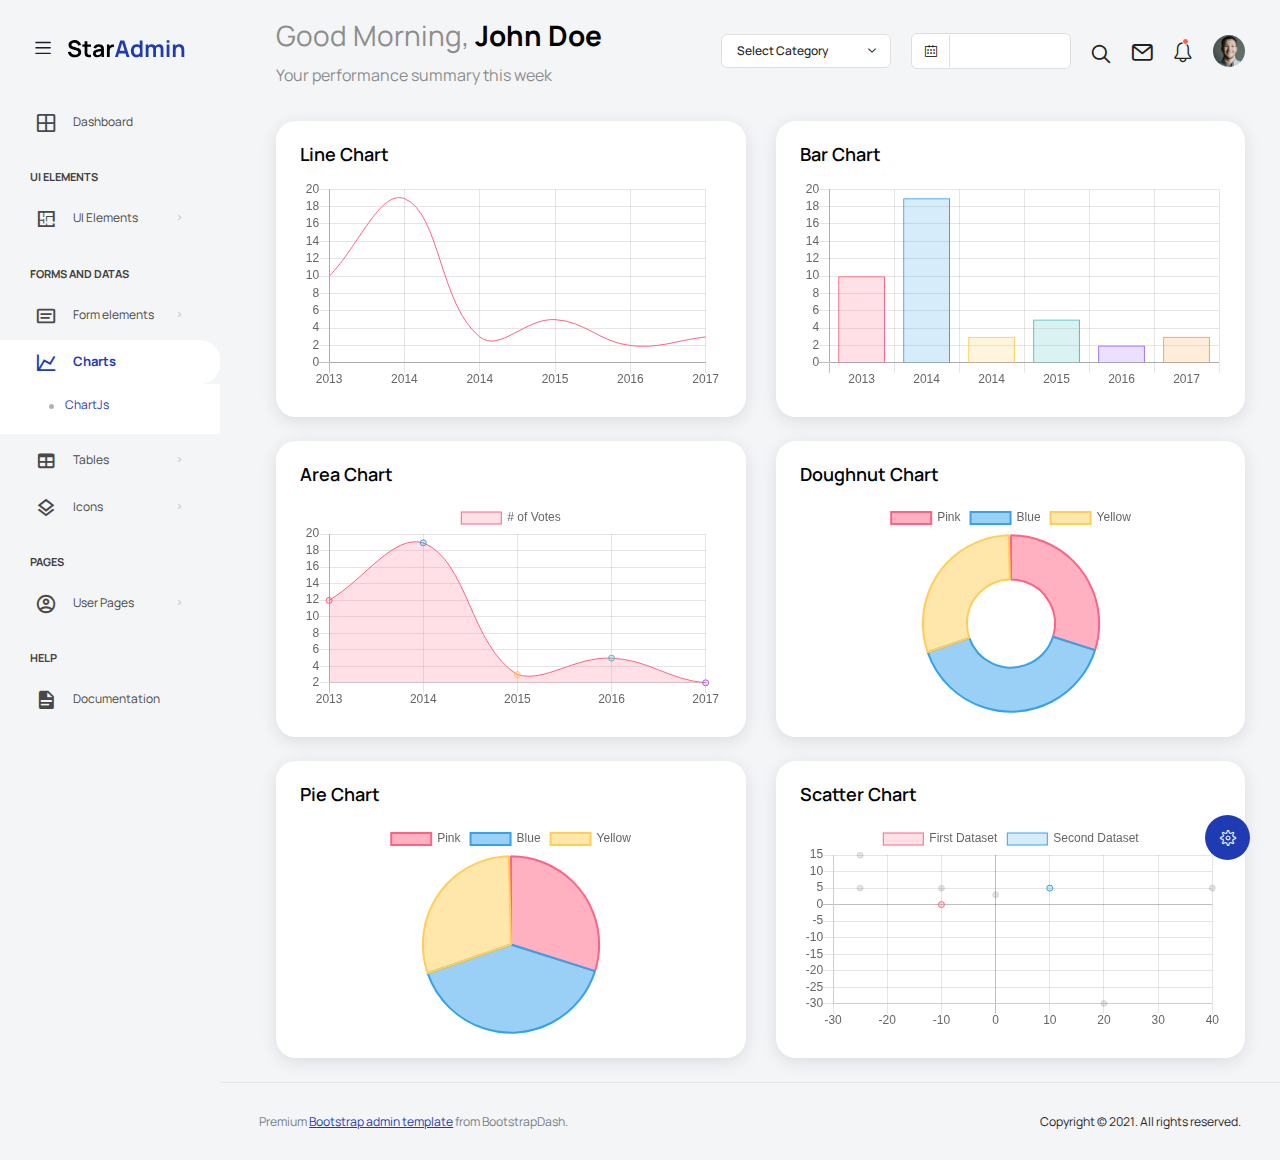
<file: Admin/pages/charts/chartjs.html>
<!DOCTYPE html>
<html lang="en">

<head>
  <!-- Required meta tags -->
  <meta charset="utf-8">
  <meta name="viewport" content="width=device-width, initial-scale=1, shrink-to-fit=no">
  <title>Star Admin2 </title>
  <!-- plugins:css -->
  <link rel="stylesheet" href="../../vendors/feather/feather.css">
  <link rel="stylesheet" href="../../vendors/mdi/css/materialdesignicons.min.css">
  <link rel="stylesheet" href="../../vendors/ti-icons/css/themify-icons.css">
  <link rel="stylesheet" href="../../vendors/typicons/typicons.css">
  <link rel="stylesheet" href="../../vendors/simple-line-icons/css/simple-line-icons.css">
  <link rel="stylesheet" href="../../vendors/css/vendor.bundle.base.css">
  <!-- endinject -->
  <!-- Plugin css for this page -->
  <!-- End plugin css for this page -->
  <!-- inject:css -->
  <link rel="stylesheet" href="../../css/vertical-layout-light/style.css">
  <!-- endinject -->
  <link rel="shortcut icon" href="../../images/favicon.png" />
</head>

<body>
  <div class="container-scroller">
    <!-- partial:../../partials/_navbar.html -->
    <nav class="navbar default-layout col-lg-12 col-12 p-0 fixed-top d-flex align-items-top flex-row">
      <div class="text-center navbar-brand-wrapper d-flex align-items-center justify-content-start">
        <div class="me-3">
          <button class="navbar-toggler navbar-toggler align-self-center" type="button" data-bs-toggle="minimize">
            <span class="icon-menu"></span>
          </button>
        </div>
        <div>
          <a class="navbar-brand brand-logo" href="../../index.html">
            <img src="../../images/logo.svg" alt="logo" />
          </a>
          <a class="navbar-brand brand-logo-mini" href="../../index.html">
            <img src="../../images/logo-mini.svg" alt="logo" />
          </a>
        </div>
      </div>
      <div class="navbar-menu-wrapper d-flex align-items-top"> 
        <ul class="navbar-nav">
          <li class="nav-item font-weight-semibold d-none d-lg-block ms-0">
            <h1 class="welcome-text">Good Morning, <span class="text-black fw-bold">John Doe</span></h1>
            <h3 class="welcome-sub-text">Your performance summary this week </h3>
          </li>
        </ul>
        <ul class="navbar-nav ms-auto">
          <li class="nav-item dropdown d-none d-lg-block">
            <a class="nav-link dropdown-bordered dropdown-toggle dropdown-toggle-split" id="messageDropdown" href="#" data-bs-toggle="dropdown" aria-expanded="false"> Select Category </a>
            <div class="dropdown-menu dropdown-menu-right navbar-dropdown preview-list pb-0" aria-labelledby="messageDropdown">
              <a class="dropdown-item py-3" >
                <p class="mb-0 font-weight-medium float-left">Select category</p>
              </a>
              <div class="dropdown-divider"></div>
              <a class="dropdown-item preview-item">
                <div class="preview-item-content flex-grow py-2">
                  <p class="preview-subject ellipsis font-weight-medium text-dark">Bootstrap Bundle </p>
                  <p class="fw-light small-text mb-0">This is a Bundle featuring 16 unique dashboards</p>
                </div>
              </a>
              <a class="dropdown-item preview-item">
                <div class="preview-item-content flex-grow py-2">
                  <p class="preview-subject ellipsis font-weight-medium text-dark">Angular Bundle</p>
                  <p class="fw-light small-text mb-0">Everything you’ll ever need for your Angular projects</p>
                </div>
              </a>
              <a class="dropdown-item preview-item">
                <div class="preview-item-content flex-grow py-2">
                  <p class="preview-subject ellipsis font-weight-medium text-dark">VUE Bundle</p>
                  <p class="fw-light small-text mb-0">Bundle of 6 Premium Vue Admin Dashboard</p>
                </div>
              </a>
              <a class="dropdown-item preview-item">
                <div class="preview-item-content flex-grow py-2">
                  <p class="preview-subject ellipsis font-weight-medium text-dark">React Bundle</p>
                  <p class="fw-light small-text mb-0">Bundle of 8 Premium React Admin Dashboard</p>
                </div>
              </a>
            </div>
          </li>
          <li class="nav-item d-none d-lg-block">
            <div id="datepicker-popup" class="input-group date datepicker navbar-date-picker">
              <span class="input-group-addon input-group-prepend border-right">
                <span class="icon-calendar input-group-text calendar-icon"></span>
              </span>
              <input type="text" class="form-control">
            </div>
          </li>
          <li class="nav-item">
            <form class="search-form" action="#">
              <i class="icon-search"></i>
              <input type="search" class="form-control" placeholder="Search Here" title="Search here">
            </form>
          </li>
          <li class="nav-item dropdown">
            <a class="nav-link count-indicator" id="notificationDropdown" href="#" data-bs-toggle="dropdown">
              <i class="icon-mail icon-lg"></i>
            </a>
            <div class="dropdown-menu dropdown-menu-right navbar-dropdown preview-list pb-0" aria-labelledby="notificationDropdown">
              <a class="dropdown-item py-3 border-bottom">
                <p class="mb-0 font-weight-medium float-left">You have 4 new notifications </p>
                <span class="badge badge-pill badge-primary float-right">View all</span>
              </a>
              <a class="dropdown-item preview-item py-3">
                <div class="preview-thumbnail">
                  <i class="mdi mdi-alert m-auto text-primary"></i>
                </div>
                <div class="preview-item-content">
                  <h6 class="preview-subject fw-normal text-dark mb-1">Application Error</h6>
                  <p class="fw-light small-text mb-0"> Just now </p>
                </div>
              </a>
              <a class="dropdown-item preview-item py-3">
                <div class="preview-thumbnail">
                  <i class="mdi mdi-settings m-auto text-primary"></i>
                </div>
                <div class="preview-item-content">
                  <h6 class="preview-subject fw-normal text-dark mb-1">Settings</h6>
                  <p class="fw-light small-text mb-0"> Private message </p>
                </div>
              </a>
              <a class="dropdown-item preview-item py-3">
                <div class="preview-thumbnail">
                  <i class="mdi mdi-airballoon m-auto text-primary"></i>
                </div>
                <div class="preview-item-content">
                  <h6 class="preview-subject fw-normal text-dark mb-1">New user registration</h6>
                  <p class="fw-light small-text mb-0"> 2 days ago </p>
                </div>
              </a>
            </div>
          </li>
          <li class="nav-item dropdown"> 
            <a class="nav-link count-indicator" id="countDropdown" href="#" data-bs-toggle="dropdown" aria-expanded="false">
              <i class="icon-bell"></i>
              <span class="count"></span>
            </a>
            <div class="dropdown-menu dropdown-menu-right navbar-dropdown preview-list pb-0" aria-labelledby="countDropdown">
              <a class="dropdown-item py-3">
                <p class="mb-0 font-weight-medium float-left">You have 7 unread mails </p>
                <span class="badge badge-pill badge-primary float-right">View all</span>
              </a>
              <div class="dropdown-divider"></div>
              <a class="dropdown-item preview-item">
                <div class="preview-thumbnail">
                  <img src="../../images/faces/face10.jpg" alt="image" class="img-sm profile-pic">
                </div>
                <div class="preview-item-content flex-grow py-2">
                  <p class="preview-subject ellipsis font-weight-medium text-dark">Marian Garner </p>
                  <p class="fw-light small-text mb-0"> The meeting is cancelled </p>
                </div>
              </a>
              <a class="dropdown-item preview-item">
                <div class="preview-thumbnail">
                  <img src="../../images/faces/face12.jpg" alt="image" class="img-sm profile-pic">
                </div>
                <div class="preview-item-content flex-grow py-2">
                  <p class="preview-subject ellipsis font-weight-medium text-dark">David Grey </p>
                  <p class="fw-light small-text mb-0"> The meeting is cancelled </p>
                </div>
              </a>
              <a class="dropdown-item preview-item">
                <div class="preview-thumbnail">
                  <img src="../../images/faces/face1.jpg" alt="image" class="img-sm profile-pic">
                </div>
                <div class="preview-item-content flex-grow py-2">
                  <p class="preview-subject ellipsis font-weight-medium text-dark">Travis Jenkins </p>
                  <p class="fw-light small-text mb-0"> The meeting is cancelled </p>
                </div>
              </a>
            </div>
          </li>
          <li class="nav-item dropdown d-none d-lg-block user-dropdown">
            <a class="nav-link" id="UserDropdown" href="#" data-bs-toggle="dropdown" aria-expanded="false">
              <img class="img-xs rounded-circle" src="../../images/faces/face8.jpg" alt="Profile image"> </a>
            <div class="dropdown-menu dropdown-menu-right navbar-dropdown" aria-labelledby="UserDropdown">
              <div class="dropdown-header text-center">
                <img class="img-md rounded-circle" src="../../images/faces/face8.jpg" alt="Profile image">
                <p class="mb-1 mt-3 font-weight-semibold">Allen Moreno</p>
                <p class="fw-light text-muted mb-0">allenmoreno@gmail.com</p>
              </div>
              <a class="dropdown-item"><i class="dropdown-item-icon mdi mdi-account-outline text-primary me-2"></i> My Profile <span class="badge badge-pill badge-danger">1</span></a>
              <a class="dropdown-item"><i class="dropdown-item-icon mdi mdi-message-text-outline text-primary me-2"></i> Messages</a>
              <a class="dropdown-item"><i class="dropdown-item-icon mdi mdi-calendar-check-outline text-primary me-2"></i> Activity</a>
              <a class="dropdown-item"><i class="dropdown-item-icon mdi mdi-help-circle-outline text-primary me-2"></i> FAQ</a>
              <a class="dropdown-item"><i class="dropdown-item-icon mdi mdi-power text-primary me-2"></i>Sign Out</a>
            </div>
          </li>
        </ul>
        <button class="navbar-toggler navbar-toggler-right d-lg-none align-self-center" type="button" data-bs-toggle="offcanvas">
          <span class="mdi mdi-menu"></span>
        </button>
      </div>
    </nav>
    <!-- partial -->
    <div class="container-fluid page-body-wrapper">
      <!-- partial:../../partials/_settings-panel.html -->
      <div class="theme-setting-wrapper">
        <div id="settings-trigger"><i class="ti-settings"></i></div>
        <div id="theme-settings" class="settings-panel">
          <i class="settings-close ti-close"></i>
          <p class="settings-heading">SIDEBAR SKINS</p>
          <div class="sidebar-bg-options selected" id="sidebar-light-theme"><div class="img-ss rounded-circle bg-light border me-3"></div>Light</div>
          <div class="sidebar-bg-options" id="sidebar-dark-theme"><div class="img-ss rounded-circle bg-dark border me-3"></div>Dark</div>
          <p class="settings-heading mt-2">HEADER SKINS</p>
          <div class="color-tiles mx-0 px-4">
            <div class="tiles success"></div>
            <div class="tiles warning"></div>
            <div class="tiles danger"></div>
            <div class="tiles info"></div>
            <div class="tiles dark"></div>
            <div class="tiles default"></div>
          </div>
        </div>
      </div>
      <div id="right-sidebar" class="settings-panel">
        <i class="settings-close ti-close"></i>
        <ul class="nav nav-tabs border-top" id="setting-panel" role="tablist">
          <li class="nav-item">
            <a class="nav-link active" id="todo-tab" data-bs-toggle="tab" href="#todo-section" role="tab" aria-controls="todo-section" aria-expanded="true">TO DO LIST</a>
          </li>
          <li class="nav-item">
            <a class="nav-link" id="chats-tab" data-bs-toggle="tab" href="#chats-section" role="tab" aria-controls="chats-section">CHATS</a>
          </li>
        </ul>
        <div class="tab-content" id="setting-content">
          <div class="tab-pane fade show active scroll-wrapper" id="todo-section" role="tabpanel" aria-labelledby="todo-section">
            <div class="add-items d-flex px-3 mb-0">
              <form class="form w-100">
                <div class="form-group d-flex">
                  <input type="text" class="form-control todo-list-input" placeholder="Add To-do">
                  <button type="submit" class="add btn btn-primary todo-list-add-btn" id="add-task">Add</button>
                </div>
              </form>
            </div>
            <div class="list-wrapper px-3">
              <ul class="d-flex flex-column-reverse todo-list">
                <li>
                  <div class="form-check">
                    <label class="form-check-label">
                      <input class="checkbox" type="checkbox">
                      Team review meeting at 3.00 PM
                    </label>
                  </div>
                  <i class="remove ti-close"></i>
                </li>
                <li>
                  <div class="form-check">
                    <label class="form-check-label">
                      <input class="checkbox" type="checkbox">
                      Prepare for presentation
                    </label>
                  </div>
                  <i class="remove ti-close"></i>
                </li>
                <li>
                  <div class="form-check">
                    <label class="form-check-label">
                      <input class="checkbox" type="checkbox">
                      Resolve all the low priority tickets due today
                    </label>
                  </div>
                  <i class="remove ti-close"></i>
                </li>
                <li class="completed">
                  <div class="form-check">
                    <label class="form-check-label">
                      <input class="checkbox" type="checkbox" checked>
                      Schedule meeting for next week
                    </label>
                  </div>
                  <i class="remove ti-close"></i>
                </li>
                <li class="completed">
                  <div class="form-check">
                    <label class="form-check-label">
                      <input class="checkbox" type="checkbox" checked>
                      Project review
                    </label>
                  </div>
                  <i class="remove ti-close"></i>
                </li>
              </ul>
            </div>
            <h4 class="px-3 text-muted mt-5 fw-light mb-0">Events</h4>
            <div class="events pt-4 px-3">
              <div class="wrapper d-flex mb-2">
                <i class="ti-control-record text-primary me-2"></i>
                <span>Feb 11 2018</span>
              </div>
              <p class="mb-0 font-weight-thin text-gray">Creating component page build a js</p>
              <p class="text-gray mb-0">The total number of sessions</p>
            </div>
            <div class="events pt-4 px-3">
              <div class="wrapper d-flex mb-2">
                <i class="ti-control-record text-primary me-2"></i>
                <span>Feb 7 2018</span>
              </div>
              <p class="mb-0 font-weight-thin text-gray">Meeting with Alisa</p>
              <p class="text-gray mb-0 ">Call Sarah Graves</p>
            </div>
          </div>
          <!-- To do section tab ends -->
          <div class="tab-pane fade" id="chats-section" role="tabpanel" aria-labelledby="chats-section">
            <div class="d-flex align-items-center justify-content-between border-bottom">
              <p class="settings-heading border-top-0 mb-3 pl-3 pt-0 border-bottom-0 pb-0">Friends</p>
              <small class="settings-heading border-top-0 mb-3 pt-0 border-bottom-0 pb-0 pr-3 fw-normal">See All</small>
            </div>
            <ul class="chat-list">
              <li class="list active">
                <div class="profile"><img src="../../images/faces/face1.jpg" alt="image"><span class="online"></span></div>
                <div class="info">
                  <p>Thomas Douglas</p>
                  <p>Available</p>
                </div>
                <small class="text-muted my-auto">19 min</small>
              </li>
              <li class="list">
                <div class="profile"><img src="../../images/faces/face2.jpg" alt="image"><span class="offline"></span></div>
                <div class="info">
                  <div class="wrapper d-flex">
                    <p>Catherine</p>
                  </div>
                  <p>Away</p>
                </div>
                <div class="badge badge-success badge-pill my-auto mx-2">4</div>
                <small class="text-muted my-auto">23 min</small>
              </li>
              <li class="list">
                <div class="profile"><img src="../../images/faces/face3.jpg" alt="image"><span class="online"></span></div>
                <div class="info">
                  <p>Daniel Russell</p>
                  <p>Available</p>
                </div>
                <small class="text-muted my-auto">14 min</small>
              </li>
              <li class="list">
                <div class="profile"><img src="../../images/faces/face4.jpg" alt="image"><span class="offline"></span></div>
                <div class="info">
                  <p>James Richardson</p>
                  <p>Away</p>
                </div>
                <small class="text-muted my-auto">2 min</small>
              </li>
              <li class="list">
                <div class="profile"><img src="../../images/faces/face5.jpg" alt="image"><span class="online"></span></div>
                <div class="info">
                  <p>Madeline Kennedy</p>
                  <p>Available</p>
                </div>
                <small class="text-muted my-auto">5 min</small>
              </li>
              <li class="list">
                <div class="profile"><img src="../../images/faces/face6.jpg" alt="image"><span class="online"></span></div>
                <div class="info">
                  <p>Sarah Graves</p>
                  <p>Available</p>
                </div>
                <small class="text-muted my-auto">47 min</small>
              </li>
            </ul>
          </div>
          <!-- chat tab ends -->
        </div>
      </div>
      <!-- partial -->
      <!-- partial:../../partials/_sidebar.html -->
      <nav class="sidebar sidebar-offcanvas" id="sidebar">
        <ul class="nav">
          <li class="nav-item">
            <a class="nav-link" href="../../index.html">
              <i class="mdi mdi-grid-large menu-icon"></i>
              <span class="menu-title">Dashboard</span>
            </a>
          </li>
          <li class="nav-item nav-category">UI Elements</li>
          <li class="nav-item">
            <a class="nav-link" data-bs-toggle="collapse" href="#ui-basic" aria-expanded="false" aria-controls="ui-basic">
              <i class="menu-icon mdi mdi-floor-plan"></i>
              <span class="menu-title">UI Elements</span>
              <i class="menu-arrow"></i> 
            </a>
            <div class="collapse" id="ui-basic">
              <ul class="nav flex-column sub-menu">
                <li class="nav-item"> <a class="nav-link" href="../../pages/ui-features/buttons.html">Buttons</a></li>
                <li class="nav-item"> <a class="nav-link" href="../../pages/ui-features/dropdowns.html">Dropdowns</a></li>
                <li class="nav-item"> <a class="nav-link" href="../../pages/ui-features/typography.html">Typography</a></li>
              </ul>
            </div>
          </li>
          <li class="nav-item nav-category">Forms and Datas</li>
          <li class="nav-item">
            <a class="nav-link" data-bs-toggle="collapse" href="#form-elements" aria-expanded="false" aria-controls="form-elements">
              <i class="menu-icon mdi mdi-card-text-outline"></i>
              <span class="menu-title">Form elements</span>
              <i class="menu-arrow"></i>
            </a>
            <div class="collapse" id="form-elements">
              <ul class="nav flex-column sub-menu">
                <li class="nav-item"><a class="nav-link" href="../../pages/forms/basic_elements.html">Basic Elements</a></li>
              </ul>
            </div>
          </li>
          <li class="nav-item">
            <a class="nav-link" data-bs-toggle="collapse" href="#charts" aria-expanded="false" aria-controls="charts">
              <i class="menu-icon mdi mdi-chart-line"></i>
              <span class="menu-title">Charts</span>
              <i class="menu-arrow"></i>
            </a>
            <div class="collapse" id="charts">
              <ul class="nav flex-column sub-menu">
                <li class="nav-item"> <a class="nav-link" href="../../pages/charts/chartjs.html">ChartJs</a></li>
              </ul>
            </div>
          </li>
          <li class="nav-item">
            <a class="nav-link" data-bs-toggle="collapse" href="#tables" aria-expanded="false" aria-controls="tables">
              <i class="menu-icon mdi mdi-table"></i>
              <span class="menu-title">Tables</span>
              <i class="menu-arrow"></i>
            </a>
            <div class="collapse" id="tables">
              <ul class="nav flex-column sub-menu">
                <li class="nav-item"> <a class="nav-link" href="../../pages/tables/basic-table.html">Basic table</a></li>
              </ul>
            </div>
          </li>
          <li class="nav-item">
            <a class="nav-link" data-bs-toggle="collapse" href="#icons" aria-expanded="false" aria-controls="icons">
              <i class="menu-icon mdi mdi-layers-outline"></i>
              <span class="menu-title">Icons</span>
              <i class="menu-arrow"></i>
            </a>
            <div class="collapse" id="icons">
              <ul class="nav flex-column sub-menu">
                <li class="nav-item"> <a class="nav-link" href="../../pages/icons/mdi.html">Mdi icons</a></li>
              </ul>
            </div>
          </li>
          <li class="nav-item nav-category">pages</li>
          <li class="nav-item">
            <a class="nav-link" data-bs-toggle="collapse" href="#auth" aria-expanded="false" aria-controls="auth">
              <i class="menu-icon mdi mdi-account-circle-outline"></i>
              <span class="menu-title">User Pages</span>
              <i class="menu-arrow"></i>
            </a>
            <div class="collapse" id="auth">
              <ul class="nav flex-column sub-menu">
                <li class="nav-item"> <a class="nav-link" href="../../pages/samples/login.html"> Login </a></li>
              </ul>
            </div>
          </li>
          <li class="nav-item nav-category">help</li>
          <li class="nav-item">
            <a class="nav-link" href="http://bootstrapdash.com/demo/star-admin2-free/docs/documentation.html">
              <i class="menu-icon mdi mdi-file-document"></i>
              <span class="menu-title">Documentation</span>
            </a>
          </li>
        </ul>
      </nav>
      <!-- partial -->
      <div class="main-panel">
        <div class="content-wrapper">
          <div class="row">
            <div class="col-lg-6 grid-margin stretch-card">
              <div class="card">
                <div class="card-body">
                  <h4 class="card-title">Line chart</h4>
                  <canvas id="lineChart"></canvas>
                </div>
              </div>
            </div>
            <div class="col-lg-6 grid-margin stretch-card">
              <div class="card">
                <div class="card-body">
                  <h4 class="card-title">Bar chart</h4>
                  <canvas id="barChart"></canvas>
                </div>
              </div>
            </div>
          </div>
          <div class="row">
            <div class="col-lg-6 grid-margin stretch-card">
              <div class="card">
                <div class="card-body">
                  <h4 class="card-title">Area chart</h4>
                  <canvas id="areaChart"></canvas>
                </div>
              </div>
            </div>
            <div class="col-lg-6 grid-margin stretch-card">
              <div class="card">
                <div class="card-body">
                  <h4 class="card-title">Doughnut chart</h4>
                  <canvas id="doughnutChart"></canvas>
                </div>
              </div>
            </div>
          </div>
          <div class="row">
            <div class="col-lg-6 grid-margin grid-margin-lg-0 stretch-card">
              <div class="card">
                <div class="card-body">
                  <h4 class="card-title">Pie chart</h4>
                  <canvas id="pieChart"></canvas>
                </div>
              </div>
            </div>
            <div class="col-lg-6 grid-margin grid-margin-lg-0 stretch-card">
              <div class="card">
                <div class="card-body">
                  <h4 class="card-title">Scatter chart</h4>
                  <canvas id="scatterChart"></canvas>
                </div>
              </div>
            </div>
          </div>
        </div>
        <!-- content-wrapper ends -->
        <!-- partial:../../partials/_footer.html -->
        <footer class="footer">
          <div class="d-sm-flex justify-content-center justify-content-sm-between">
            <span class="text-muted text-center text-sm-left d-block d-sm-inline-block">Premium <a href="https://www.bootstrapdash.com/" target="_blank">Bootstrap admin template</a> from BootstrapDash.</span>
            <span class="float-none float-sm-right d-block mt-1 mt-sm-0 text-center">Copyright © 2021. All rights reserved.</span>
          </div>
        </footer>
        <!-- partial -->
      </div>
      <!-- main-panel ends -->
    </div>
    <!-- page-body-wrapper ends -->
  </div>
  <!-- container-scroller -->
  <!-- plugins:js -->
  <script src="../../vendors/js/vendor.bundle.base.js"></script>
  <!-- endinject -->
  <!-- Plugin js for this page -->
  <script src="../../vendors/chart.js/Chart.min.js"></script>
  <script src="../../vendors/bootstrap-datepicker/bootstrap-datepicker.min.js"></script>
  <!-- End plugin js for this page -->
  <!-- inject:js -->
  <script src="../../js/off-canvas.js"></script>
  <script src="../../js/hoverable-collapse.js"></script>
  <script src="../../js/template.js"></script>
  <script src="../../js/settings.js"></script>
  <script src="../../js/todolist.js"></script>
  <!-- endinject -->
  <!-- Custom js for this page-->
  <script src="../../js/chart.js"></script>
  <!-- End custom js for this page-->
</body>

</html>
</file>
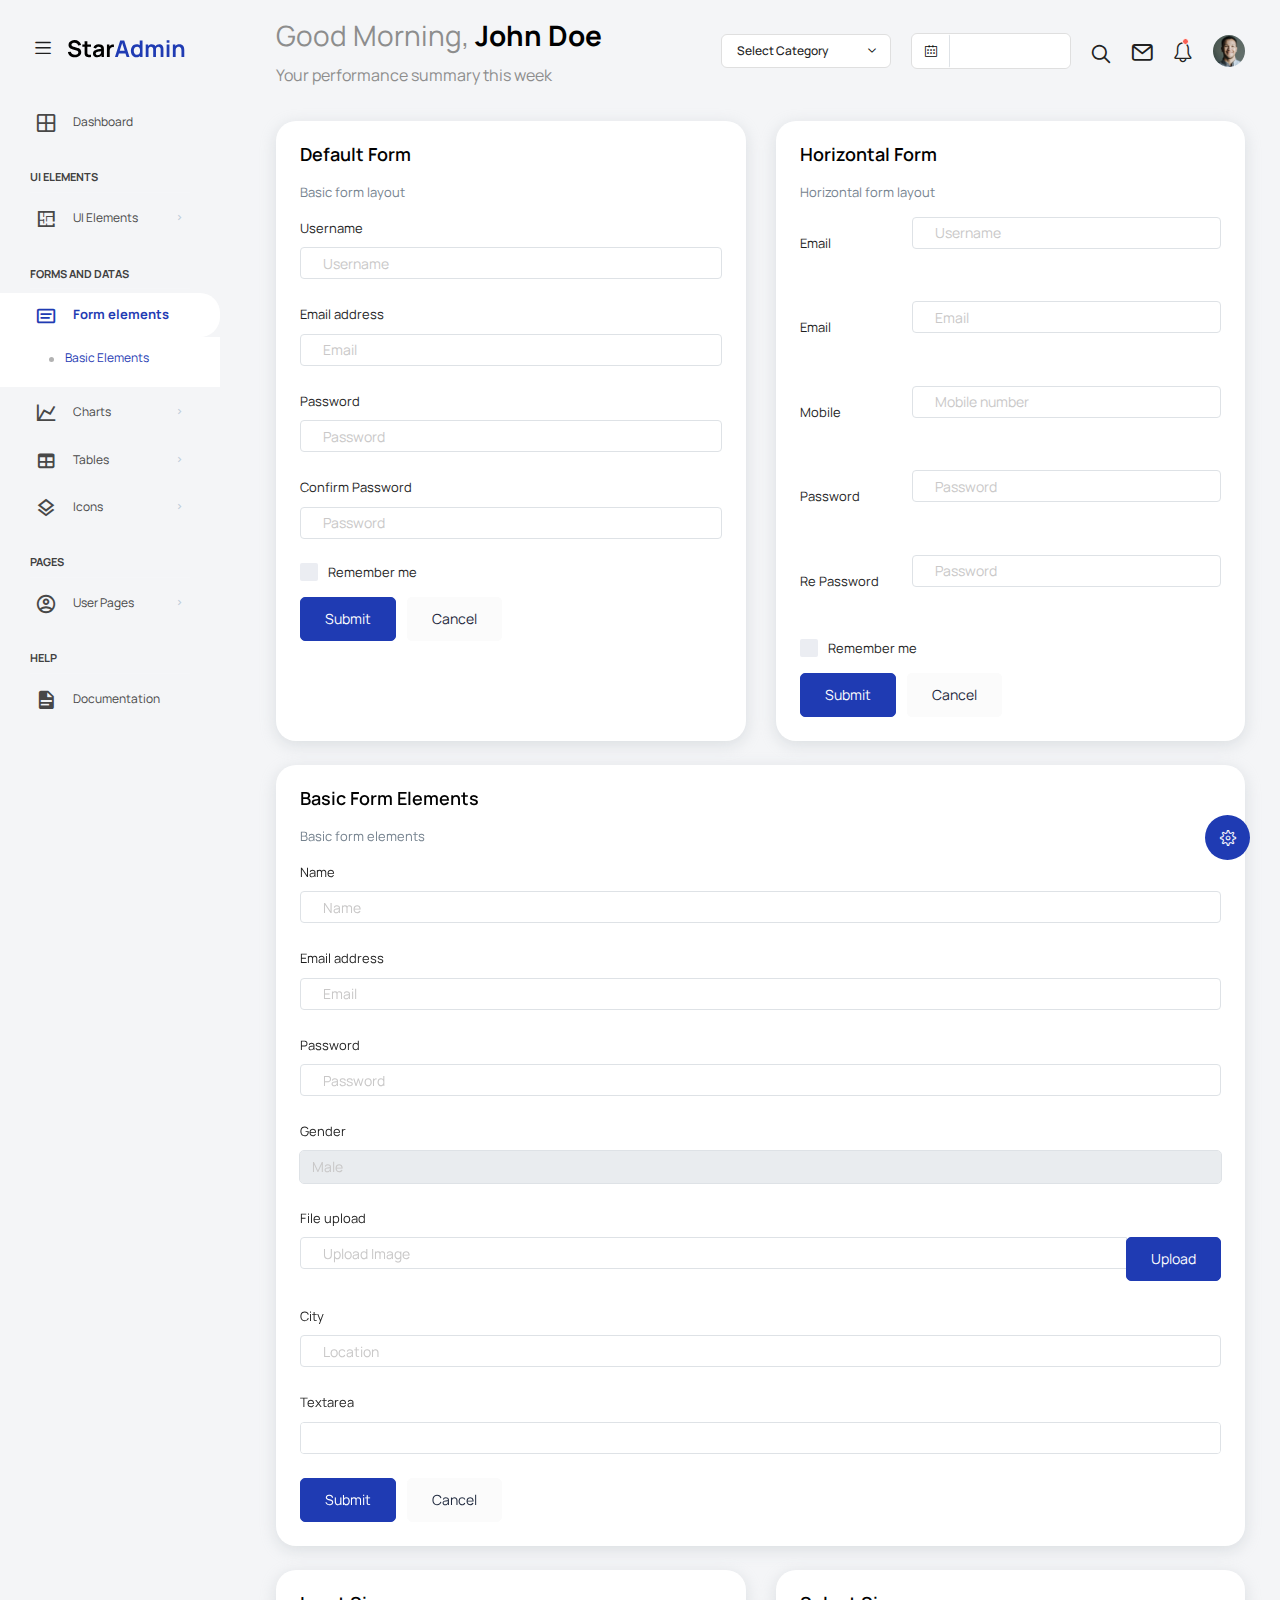
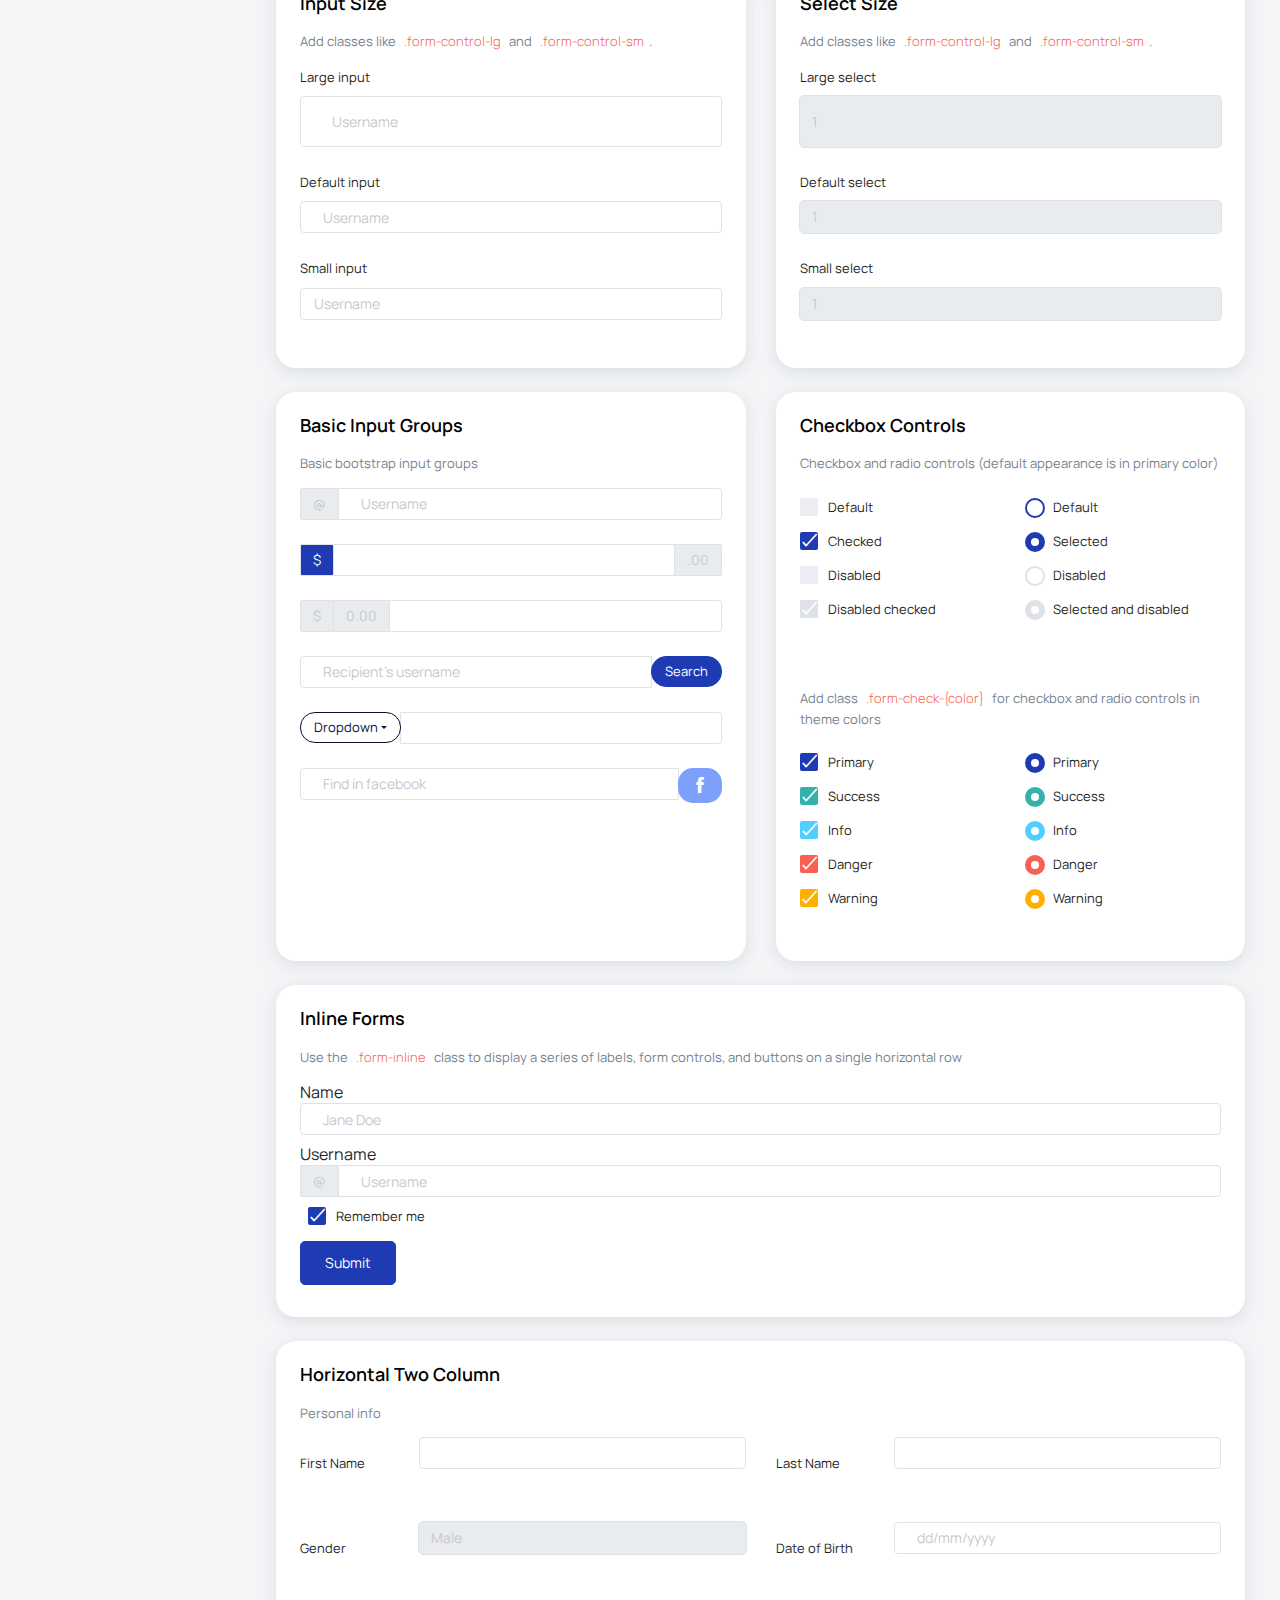
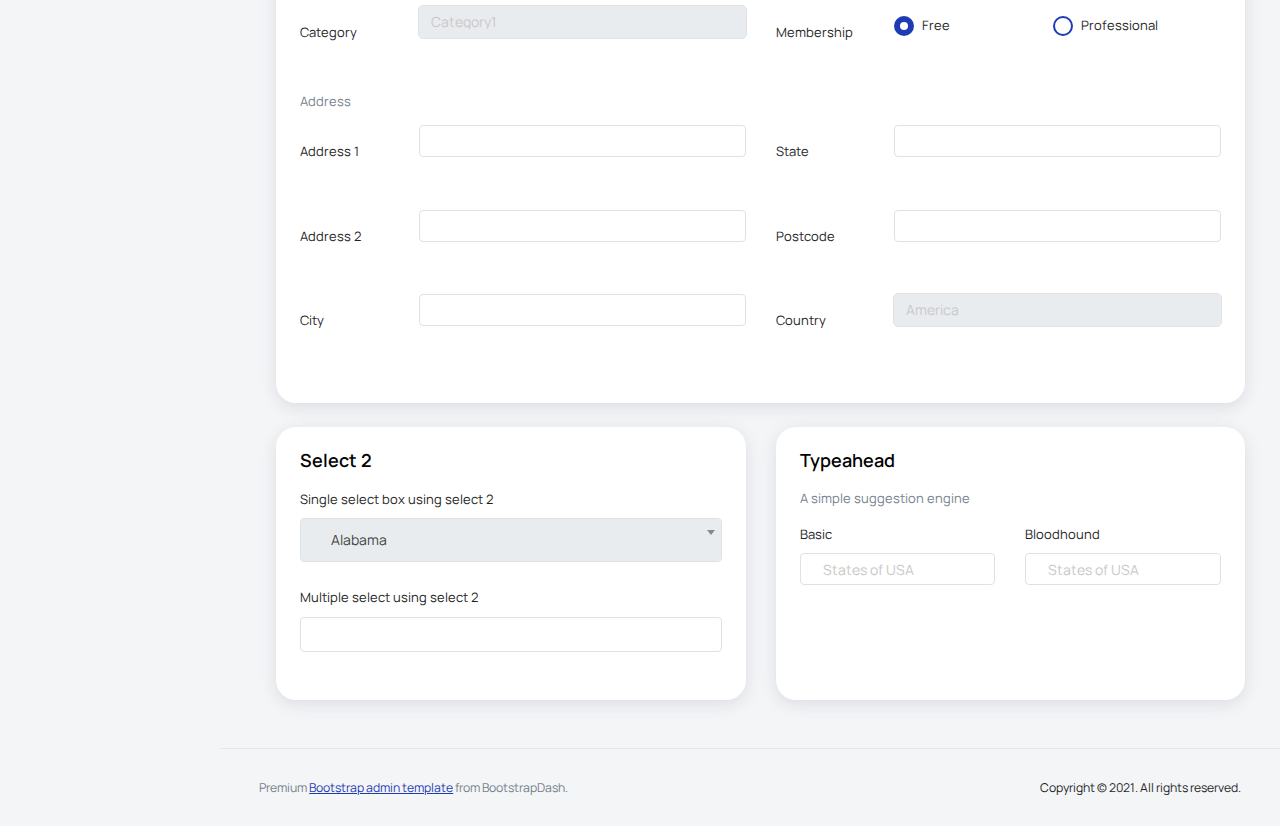
<file: Admin/pages/forms/basic_elements.html>
<!DOCTYPE html>
<html lang="en">

<head>
  <!-- Required meta tags -->
  <meta charset="utf-8">
  <meta name="viewport" content="width=device-width, initial-scale=1, shrink-to-fit=no">
  <title>Star Admin2 </title>
  <!-- plugins:css -->
  <link rel="stylesheet" href="../../vendors/feather/feather.css">
  <link rel="stylesheet" href="../../vendors/mdi/css/materialdesignicons.min.css">
  <link rel="stylesheet" href="../../vendors/ti-icons/css/themify-icons.css">
  <link rel="stylesheet" href="../../vendors/typicons/typicons.css">
  <link rel="stylesheet" href="../../vendors/simple-line-icons/css/simple-line-icons.css">
  <link rel="stylesheet" href="../../vendors/css/vendor.bundle.base.css">
  <!-- endinject -->
  <!-- Plugin css for this page -->
  <link rel="stylesheet" href="../../vendors/select2/select2.min.css">
  <link rel="stylesheet" href="../../vendors/select2-bootstrap-theme/select2-bootstrap.min.css">
  <!-- End plugin css for this page -->
  <!-- inject:css -->
  <link rel="stylesheet" href="../../css/vertical-layout-light/style.css">
  <!-- endinject -->
  <link rel="shortcut icon" href="../../images/favicon.png" />
</head>

<body>
  <div class="container-scroller">
    <!-- partial:../../partials/_navbar.html -->
    <nav class="navbar default-layout col-lg-12 col-12 p-0 fixed-top d-flex align-items-top flex-row">
      <div class="text-center navbar-brand-wrapper d-flex align-items-center justify-content-start">
        <div class="me-3">
          <button class="navbar-toggler navbar-toggler align-self-center" type="button" data-bs-toggle="minimize">
            <span class="icon-menu"></span>
          </button>
        </div>
        <div>
          <a class="navbar-brand brand-logo" href="../../index.html">
            <img src="../../images/logo.svg" alt="logo" />
          </a>
          <a class="navbar-brand brand-logo-mini" href="../../index.html">
            <img src="../../images/logo-mini.svg" alt="logo" />
          </a>
        </div>
      </div>
      <div class="navbar-menu-wrapper d-flex align-items-top"> 
        <ul class="navbar-nav">
          <li class="nav-item font-weight-semibold d-none d-lg-block ms-0">
            <h1 class="welcome-text">Good Morning, <span class="text-black fw-bold">John Doe</span></h1>
            <h3 class="welcome-sub-text">Your performance summary this week </h3>
          </li>
        </ul>
        <ul class="navbar-nav ms-auto">
          <li class="nav-item dropdown d-none d-lg-block">
            <a class="nav-link dropdown-bordered dropdown-toggle dropdown-toggle-split" id="messageDropdown" href="#" data-bs-toggle="dropdown" aria-expanded="false"> Select Category </a>
            <div class="dropdown-menu dropdown-menu-right navbar-dropdown preview-list pb-0" aria-labelledby="messageDropdown">
              <a class="dropdown-item py-3" >
                <p class="mb-0 font-weight-medium float-left">Select category</p>
              </a>
              <div class="dropdown-divider"></div>
              <a class="dropdown-item preview-item">
                <div class="preview-item-content flex-grow py-2">
                  <p class="preview-subject ellipsis font-weight-medium text-dark">Bootstrap Bundle </p>
                  <p class="fw-light small-text mb-0">This is a Bundle featuring 16 unique dashboards</p>
                </div>
              </a>
              <a class="dropdown-item preview-item">
                <div class="preview-item-content flex-grow py-2">
                  <p class="preview-subject ellipsis font-weight-medium text-dark">Angular Bundle</p>
                  <p class="fw-light small-text mb-0">Everything you’ll ever need for your Angular projects</p>
                </div>
              </a>
              <a class="dropdown-item preview-item">
                <div class="preview-item-content flex-grow py-2">
                  <p class="preview-subject ellipsis font-weight-medium text-dark">VUE Bundle</p>
                  <p class="fw-light small-text mb-0">Bundle of 6 Premium Vue Admin Dashboard</p>
                </div>
              </a>
              <a class="dropdown-item preview-item">
                <div class="preview-item-content flex-grow py-2">
                  <p class="preview-subject ellipsis font-weight-medium text-dark">React Bundle</p>
                  <p class="fw-light small-text mb-0">Bundle of 8 Premium React Admin Dashboard</p>
                </div>
              </a>
            </div>
          </li>
          <li class="nav-item d-none d-lg-block">
            <div id="datepicker-popup" class="input-group date datepicker navbar-date-picker">
              <span class="input-group-addon input-group-prepend border-right">
                <span class="icon-calendar input-group-text calendar-icon"></span>
              </span>
              <input type="text" class="form-control">
            </div>
          </li>
          <li class="nav-item">
            <form class="search-form" action="#">
              <i class="icon-search"></i>
              <input type="search" class="form-control" placeholder="Search Here" title="Search here">
            </form>
          </li>
          <li class="nav-item dropdown">
            <a class="nav-link count-indicator" id="notificationDropdown" href="#" data-bs-toggle="dropdown">
              <i class="icon-mail icon-lg"></i>
            </a>
            <div class="dropdown-menu dropdown-menu-right navbar-dropdown preview-list pb-0" aria-labelledby="notificationDropdown">
              <a class="dropdown-item py-3 border-bottom">
                <p class="mb-0 font-weight-medium float-left">You have 4 new notifications </p>
                <span class="badge badge-pill badge-primary float-right">View all</span>
              </a>
              <a class="dropdown-item preview-item py-3">
                <div class="preview-thumbnail">
                  <i class="mdi mdi-alert m-auto text-primary"></i>
                </div>
                <div class="preview-item-content">
                  <h6 class="preview-subject fw-normal text-dark mb-1">Application Error</h6>
                  <p class="fw-light small-text mb-0"> Just now </p>
                </div>
              </a>
              <a class="dropdown-item preview-item py-3">
                <div class="preview-thumbnail">
                  <i class="mdi mdi-settings m-auto text-primary"></i>
                </div>
                <div class="preview-item-content">
                  <h6 class="preview-subject fw-normal text-dark mb-1">Settings</h6>
                  <p class="fw-light small-text mb-0"> Private message </p>
                </div>
              </a>
              <a class="dropdown-item preview-item py-3">
                <div class="preview-thumbnail">
                  <i class="mdi mdi-airballoon m-auto text-primary"></i>
                </div>
                <div class="preview-item-content">
                  <h6 class="preview-subject fw-normal text-dark mb-1">New user registration</h6>
                  <p class="fw-light small-text mb-0"> 2 days ago </p>
                </div>
              </a>
            </div>
          </li>
          <li class="nav-item dropdown"> 
            <a class="nav-link count-indicator" id="countDropdown" href="#" data-bs-toggle="dropdown" aria-expanded="false">
              <i class="icon-bell"></i>
              <span class="count"></span>
            </a>
            <div class="dropdown-menu dropdown-menu-right navbar-dropdown preview-list pb-0" aria-labelledby="countDropdown">
              <a class="dropdown-item py-3">
                <p class="mb-0 font-weight-medium float-left">You have 7 unread mails </p>
                <span class="badge badge-pill badge-primary float-right">View all</span>
              </a>
              <div class="dropdown-divider"></div>
              <a class="dropdown-item preview-item">
                <div class="preview-thumbnail">
                  <img src="../../images/faces/face10.jpg" alt="image" class="img-sm profile-pic">
                </div>
                <div class="preview-item-content flex-grow py-2">
                  <p class="preview-subject ellipsis font-weight-medium text-dark">Marian Garner </p>
                  <p class="fw-light small-text mb-0"> The meeting is cancelled </p>
                </div>
              </a>
              <a class="dropdown-item preview-item">
                <div class="preview-thumbnail">
                  <img src="../../images/faces/face12.jpg" alt="image" class="img-sm profile-pic">
                </div>
                <div class="preview-item-content flex-grow py-2">
                  <p class="preview-subject ellipsis font-weight-medium text-dark">David Grey </p>
                  <p class="fw-light small-text mb-0"> The meeting is cancelled </p>
                </div>
              </a>
              <a class="dropdown-item preview-item">
                <div class="preview-thumbnail">
                  <img src="../../images/faces/face1.jpg" alt="image" class="img-sm profile-pic">
                </div>
                <div class="preview-item-content flex-grow py-2">
                  <p class="preview-subject ellipsis font-weight-medium text-dark">Travis Jenkins </p>
                  <p class="fw-light small-text mb-0"> The meeting is cancelled </p>
                </div>
              </a>
            </div>
          </li>
          <li class="nav-item dropdown d-none d-lg-block user-dropdown">
            <a class="nav-link" id="UserDropdown" href="#" data-bs-toggle="dropdown" aria-expanded="false">
              <img class="img-xs rounded-circle" src="../../images/faces/face8.jpg" alt="Profile image"> </a>
            <div class="dropdown-menu dropdown-menu-right navbar-dropdown" aria-labelledby="UserDropdown">
              <div class="dropdown-header text-center">
                <img class="img-md rounded-circle" src="../../images/faces/face8.jpg" alt="Profile image">
                <p class="mb-1 mt-3 font-weight-semibold">Allen Moreno</p>
                <p class="fw-light text-muted mb-0">allenmoreno@gmail.com</p>
              </div>
              <a class="dropdown-item"><i class="dropdown-item-icon mdi mdi-account-outline text-primary me-2"></i> My Profile <span class="badge badge-pill badge-danger">1</span></a>
              <a class="dropdown-item"><i class="dropdown-item-icon mdi mdi-message-text-outline text-primary me-2"></i> Messages</a>
              <a class="dropdown-item"><i class="dropdown-item-icon mdi mdi-calendar-check-outline text-primary me-2"></i> Activity</a>
              <a class="dropdown-item"><i class="dropdown-item-icon mdi mdi-help-circle-outline text-primary me-2"></i> FAQ</a>
              <a class="dropdown-item"><i class="dropdown-item-icon mdi mdi-power text-primary me-2"></i>Sign Out</a>
            </div>
          </li>
        </ul>
        <button class="navbar-toggler navbar-toggler-right d-lg-none align-self-center" type="button" data-bs-toggle="offcanvas">
          <span class="mdi mdi-menu"></span>
        </button>
      </div>
    </nav>
    <!-- partial -->
    <div class="container-fluid page-body-wrapper">
      <!-- partial:../../partials/_settings-panel.html -->
      <div class="theme-setting-wrapper">
        <div id="settings-trigger"><i class="ti-settings"></i></div>
        <div id="theme-settings" class="settings-panel">
          <i class="settings-close ti-close"></i>
          <p class="settings-heading">SIDEBAR SKINS</p>
          <div class="sidebar-bg-options selected" id="sidebar-light-theme"><div class="img-ss rounded-circle bg-light border me-3"></div>Light</div>
          <div class="sidebar-bg-options" id="sidebar-dark-theme"><div class="img-ss rounded-circle bg-dark border me-3"></div>Dark</div>
          <p class="settings-heading mt-2">HEADER SKINS</p>
          <div class="color-tiles mx-0 px-4">
            <div class="tiles success"></div>
            <div class="tiles warning"></div>
            <div class="tiles danger"></div>
            <div class="tiles info"></div>
            <div class="tiles dark"></div>
            <div class="tiles default"></div>
          </div>
        </div>
      </div>
      <div id="right-sidebar" class="settings-panel">
        <i class="settings-close ti-close"></i>
        <ul class="nav nav-tabs border-top" id="setting-panel" role="tablist">
          <li class="nav-item">
            <a class="nav-link active" id="todo-tab" data-bs-toggle="tab" href="#todo-section" role="tab" aria-controls="todo-section" aria-expanded="true">TO DO LIST</a>
          </li>
          <li class="nav-item">
            <a class="nav-link" id="chats-tab" data-bs-toggle="tab" href="#chats-section" role="tab" aria-controls="chats-section">CHATS</a>
          </li>
        </ul>
        <div class="tab-content" id="setting-content">
          <div class="tab-pane fade show active scroll-wrapper" id="todo-section" role="tabpanel" aria-labelledby="todo-section">
            <div class="add-items d-flex px-3 mb-0">
              <form class="form w-100">
                <div class="form-group d-flex">
                  <input type="text" class="form-control todo-list-input" placeholder="Add To-do">
                  <button type="submit" class="add btn btn-primary todo-list-add-btn" id="add-task">Add</button>
                </div>
              </form>
            </div>
            <div class="list-wrapper px-3">
              <ul class="d-flex flex-column-reverse todo-list">
                <li>
                  <div class="form-check">
                    <label class="form-check-label">
                      <input class="checkbox" type="checkbox">
                      Team review meeting at 3.00 PM
                    </label>
                  </div>
                  <i class="remove ti-close"></i>
                </li>
                <li>
                  <div class="form-check">
                    <label class="form-check-label">
                      <input class="checkbox" type="checkbox">
                      Prepare for presentation
                    </label>
                  </div>
                  <i class="remove ti-close"></i>
                </li>
                <li>
                  <div class="form-check">
                    <label class="form-check-label">
                      <input class="checkbox" type="checkbox">
                      Resolve all the low priority tickets due today
                    </label>
                  </div>
                  <i class="remove ti-close"></i>
                </li>
                <li class="completed">
                  <div class="form-check">
                    <label class="form-check-label">
                      <input class="checkbox" type="checkbox" checked>
                      Schedule meeting for next week
                    </label>
                  </div>
                  <i class="remove ti-close"></i>
                </li>
                <li class="completed">
                  <div class="form-check">
                    <label class="form-check-label">
                      <input class="checkbox" type="checkbox" checked>
                      Project review
                    </label>
                  </div>
                  <i class="remove ti-close"></i>
                </li>
              </ul>
            </div>
            <h4 class="px-3 text-muted mt-5 fw-light mb-0">Events</h4>
            <div class="events pt-4 px-3">
              <div class="wrapper d-flex mb-2">
                <i class="ti-control-record text-primary me-2"></i>
                <span>Feb 11 2018</span>
              </div>
              <p class="mb-0 font-weight-thin text-gray">Creating component page build a js</p>
              <p class="text-gray mb-0">The total number of sessions</p>
            </div>
            <div class="events pt-4 px-3">
              <div class="wrapper d-flex mb-2">
                <i class="ti-control-record text-primary me-2"></i>
                <span>Feb 7 2018</span>
              </div>
              <p class="mb-0 font-weight-thin text-gray">Meeting with Alisa</p>
              <p class="text-gray mb-0 ">Call Sarah Graves</p>
            </div>
          </div>
          <!-- To do section tab ends -->
          <div class="tab-pane fade" id="chats-section" role="tabpanel" aria-labelledby="chats-section">
            <div class="d-flex align-items-center justify-content-between border-bottom">
              <p class="settings-heading border-top-0 mb-3 pl-3 pt-0 border-bottom-0 pb-0">Friends</p>
              <small class="settings-heading border-top-0 mb-3 pt-0 border-bottom-0 pb-0 pr-3 fw-normal">See All</small>
            </div>
            <ul class="chat-list">
              <li class="list active">
                <div class="profile"><img src="../../images/faces/face1.jpg" alt="image"><span class="online"></span></div>
                <div class="info">
                  <p>Thomas Douglas</p>
                  <p>Available</p>
                </div>
                <small class="text-muted my-auto">19 min</small>
              </li>
              <li class="list">
                <div class="profile"><img src="../../images/faces/face2.jpg" alt="image"><span class="offline"></span></div>
                <div class="info">
                  <div class="wrapper d-flex">
                    <p>Catherine</p>
                  </div>
                  <p>Away</p>
                </div>
                <div class="badge badge-success badge-pill my-auto mx-2">4</div>
                <small class="text-muted my-auto">23 min</small>
              </li>
              <li class="list">
                <div class="profile"><img src="../../images/faces/face3.jpg" alt="image"><span class="online"></span></div>
                <div class="info">
                  <p>Daniel Russell</p>
                  <p>Available</p>
                </div>
                <small class="text-muted my-auto">14 min</small>
              </li>
              <li class="list">
                <div class="profile"><img src="../../images/faces/face4.jpg" alt="image"><span class="offline"></span></div>
                <div class="info">
                  <p>James Richardson</p>
                  <p>Away</p>
                </div>
                <small class="text-muted my-auto">2 min</small>
              </li>
              <li class="list">
                <div class="profile"><img src="../../images/faces/face5.jpg" alt="image"><span class="online"></span></div>
                <div class="info">
                  <p>Madeline Kennedy</p>
                  <p>Available</p>
                </div>
                <small class="text-muted my-auto">5 min</small>
              </li>
              <li class="list">
                <div class="profile"><img src="../../images/faces/face6.jpg" alt="image"><span class="online"></span></div>
                <div class="info">
                  <p>Sarah Graves</p>
                  <p>Available</p>
                </div>
                <small class="text-muted my-auto">47 min</small>
              </li>
            </ul>
          </div>
          <!-- chat tab ends -->
        </div>
      </div>
      <!-- partial -->
      <!-- partial:../../partials/_sidebar.html -->
      <nav class="sidebar sidebar-offcanvas" id="sidebar">
        <ul class="nav">
          <li class="nav-item">
            <a class="nav-link" href="../../index.html">
              <i class="mdi mdi-grid-large menu-icon"></i>
              <span class="menu-title">Dashboard</span>
            </a>
          </li>
          <li class="nav-item nav-category">UI Elements</li>
          <li class="nav-item">
            <a class="nav-link" data-bs-toggle="collapse" href="#ui-basic" aria-expanded="false" aria-controls="ui-basic">
              <i class="menu-icon mdi mdi-floor-plan"></i>
              <span class="menu-title">UI Elements</span>
              <i class="menu-arrow"></i> 
            </a>
            <div class="collapse" id="ui-basic">
              <ul class="nav flex-column sub-menu">
                <li class="nav-item"> <a class="nav-link" href="../../pages/ui-features/buttons.html">Buttons</a></li>
                <li class="nav-item"> <a class="nav-link" href="../../pages/ui-features/dropdowns.html">Dropdowns</a></li>
                <li class="nav-item"> <a class="nav-link" href="../../pages/ui-features/typography.html">Typography</a></li>
              </ul>
            </div>
          </li>
          <li class="nav-item nav-category">Forms and Datas</li>
          <li class="nav-item">
            <a class="nav-link" data-bs-toggle="collapse" href="#form-elements" aria-expanded="false" aria-controls="form-elements">
              <i class="menu-icon mdi mdi-card-text-outline"></i>
              <span class="menu-title">Form elements</span>
              <i class="menu-arrow"></i>
            </a>
            <div class="collapse" id="form-elements">
              <ul class="nav flex-column sub-menu">
                <li class="nav-item"><a class="nav-link" href="../../pages/forms/basic_elements.html">Basic Elements</a></li>
              </ul>
            </div>
          </li>
          <li class="nav-item">
            <a class="nav-link" data-bs-toggle="collapse" href="#charts" aria-expanded="false" aria-controls="charts">
              <i class="menu-icon mdi mdi-chart-line"></i>
              <span class="menu-title">Charts</span>
              <i class="menu-arrow"></i>
            </a>
            <div class="collapse" id="charts">
              <ul class="nav flex-column sub-menu">
                <li class="nav-item"> <a class="nav-link" href="../../pages/charts/chartjs.html">ChartJs</a></li>
              </ul>
            </div>
          </li>
          <li class="nav-item">
            <a class="nav-link" data-bs-toggle="collapse" href="#tables" aria-expanded="false" aria-controls="tables">
              <i class="menu-icon mdi mdi-table"></i>
              <span class="menu-title">Tables</span>
              <i class="menu-arrow"></i>
            </a>
            <div class="collapse" id="tables">
              <ul class="nav flex-column sub-menu">
                <li class="nav-item"> <a class="nav-link" href="../../pages/tables/basic-table.html">Basic table</a></li>
              </ul>
            </div>
          </li>
          <li class="nav-item">
            <a class="nav-link" data-bs-toggle="collapse" href="#icons" aria-expanded="false" aria-controls="icons">
              <i class="menu-icon mdi mdi-layers-outline"></i>
              <span class="menu-title">Icons</span>
              <i class="menu-arrow"></i>
            </a>
            <div class="collapse" id="icons">
              <ul class="nav flex-column sub-menu">
                <li class="nav-item"> <a class="nav-link" href="../../pages/icons/mdi.html">Mdi icons</a></li>
              </ul>
            </div>
          </li>
          <li class="nav-item nav-category">pages</li>
          <li class="nav-item">
            <a class="nav-link" data-bs-toggle="collapse" href="#auth" aria-expanded="false" aria-controls="auth">
              <i class="menu-icon mdi mdi-account-circle-outline"></i>
              <span class="menu-title">User Pages</span>
              <i class="menu-arrow"></i>
            </a>
            <div class="collapse" id="auth">
              <ul class="nav flex-column sub-menu">
                <li class="nav-item"> <a class="nav-link" href="../../pages/samples/login.html"> Login </a></li>
              </ul>
            </div>
          </li>
          <li class="nav-item nav-category">help</li>
          <li class="nav-item">
            <a class="nav-link" href="http://bootstrapdash.com/demo/star-admin2-free/docs/documentation.html">
              <i class="menu-icon mdi mdi-file-document"></i>
              <span class="menu-title">Documentation</span>
            </a>
          </li>
        </ul>
      </nav>
      <!-- partial -->
      <div class="main-panel">        
        <div class="content-wrapper">
          <div class="row">
            <div class="col-md-6 grid-margin stretch-card">
              <div class="card">
                <div class="card-body">
                  <h4 class="card-title">Default form</h4>
                  <p class="card-description">
                    Basic form layout
                  </p>
                  <form class="forms-sample">
                    <div class="form-group">
                      <label for="exampleInputUsername1">Username</label>
                      <input type="text" class="form-control" id="exampleInputUsername1" placeholder="Username">
                    </div>
                    <div class="form-group">
                      <label for="exampleInputEmail1">Email address</label>
                      <input type="email" class="form-control" id="exampleInputEmail1" placeholder="Email">
                    </div>
                    <div class="form-group">
                      <label for="exampleInputPassword1">Password</label>
                      <input type="password" class="form-control" id="exampleInputPassword1" placeholder="Password">
                    </div>
                    <div class="form-group">
                      <label for="exampleInputConfirmPassword1">Confirm Password</label>
                      <input type="password" class="form-control" id="exampleInputConfirmPassword1" placeholder="Password">
                    </div>
                    <div class="form-check form-check-flat form-check-primary">
                      <label class="form-check-label">
                        <input type="checkbox" class="form-check-input">
                        Remember me
                      </label>
                    </div>
                    <button type="submit" class="btn btn-primary me-2">Submit</button>
                    <button class="btn btn-light">Cancel</button>
                  </form>
                </div>
              </div>
            </div>
            <div class="col-md-6 grid-margin stretch-card">
              <div class="card">
                <div class="card-body">
                  <h4 class="card-title">Horizontal Form</h4>
                  <p class="card-description">
                    Horizontal form layout
                  </p>
                  <form class="forms-sample">
                    <div class="form-group row">
                      <label for="exampleInputUsername2" class="col-sm-3 col-form-label">Email</label>
                      <div class="col-sm-9">
                        <input type="text" class="form-control" id="exampleInputUsername2" placeholder="Username">
                      </div>
                    </div>
                    <div class="form-group row">
                      <label for="exampleInputEmail2" class="col-sm-3 col-form-label">Email</label>
                      <div class="col-sm-9">
                        <input type="email" class="form-control" id="exampleInputEmail2" placeholder="Email">
                      </div>
                    </div>
                    <div class="form-group row">
                      <label for="exampleInputMobile" class="col-sm-3 col-form-label">Mobile</label>
                      <div class="col-sm-9">
                        <input type="text" class="form-control" id="exampleInputMobile" placeholder="Mobile number">
                      </div>
                    </div>
                    <div class="form-group row">
                      <label for="exampleInputPassword2" class="col-sm-3 col-form-label">Password</label>
                      <div class="col-sm-9">
                        <input type="password" class="form-control" id="exampleInputPassword2" placeholder="Password">
                      </div>
                    </div>
                    <div class="form-group row">
                      <label for="exampleInputConfirmPassword2" class="col-sm-3 col-form-label">Re Password</label>
                      <div class="col-sm-9">
                        <input type="password" class="form-control" id="exampleInputConfirmPassword2" placeholder="Password">
                      </div>
                    </div>
                    <div class="form-check form-check-flat form-check-primary">
                      <label class="form-check-label">
                        <input type="checkbox" class="form-check-input">
                        Remember me
                      </label>
                    </div>
                    <button type="submit" class="btn btn-primary me-2">Submit</button>
                    <button class="btn btn-light">Cancel</button>
                  </form>
                </div>
              </div>
            </div>
            <div class="col-12 grid-margin stretch-card">
              <div class="card">
                <div class="card-body">
                  <h4 class="card-title">Basic form elements</h4>
                  <p class="card-description">
                    Basic form elements
                  </p>
                  <form class="forms-sample">
                    <div class="form-group">
                      <label for="exampleInputName1">Name</label>
                      <input type="text" class="form-control" id="exampleInputName1" placeholder="Name">
                    </div>
                    <div class="form-group">
                      <label for="exampleInputEmail3">Email address</label>
                      <input type="email" class="form-control" id="exampleInputEmail3" placeholder="Email">
                    </div>
                    <div class="form-group">
                      <label for="exampleInputPassword4">Password</label>
                      <input type="password" class="form-control" id="exampleInputPassword4" placeholder="Password">
                    </div>
                    <div class="form-group">
                      <label for="exampleSelectGender">Gender</label>
                        <select class="form-control" id="exampleSelectGender">
                          <option>Male</option>
                          <option>Female</option>
                        </select>
                      </div>
                    <div class="form-group">
                      <label>File upload</label>
                      <input type="file" name="img[]" class="file-upload-default">
                      <div class="input-group col-xs-12">
                        <input type="text" class="form-control file-upload-info" disabled placeholder="Upload Image">
                        <span class="input-group-append">
                          <button class="file-upload-browse btn btn-primary" type="button">Upload</button>
                        </span>
                      </div>
                    </div>
                    <div class="form-group">
                      <label for="exampleInputCity1">City</label>
                      <input type="text" class="form-control" id="exampleInputCity1" placeholder="Location">
                    </div>
                    <div class="form-group">
                      <label for="exampleTextarea1">Textarea</label>
                      <textarea class="form-control" id="exampleTextarea1" rows="4"></textarea>
                    </div>
                    <button type="submit" class="btn btn-primary me-2">Submit</button>
                    <button class="btn btn-light">Cancel</button>
                  </form>
                </div>
              </div>
            </div>
            <div class="col-md-6 grid-margin stretch-card">
              <div class="card">
                <div class="card-body">
                  <h4 class="card-title">Input size</h4>
                  <p class="card-description">
                    Add classes like <code>.form-control-lg</code> and <code>.form-control-sm</code>.
                  </p>
                  <div class="form-group">
                    <label>Large input</label>
                    <input type="text" class="form-control form-control-lg" placeholder="Username" aria-label="Username">
                  </div>
                  <div class="form-group">
                    <label>Default input</label>
                    <input type="text" class="form-control" placeholder="Username" aria-label="Username">
                  </div>
                  <div class="form-group">
                    <label>Small input</label>
                    <input type="text" class="form-control form-control-sm" placeholder="Username" aria-label="Username">
                  </div>
                </div>
              </div>
            </div>
            <div class="col-md-6 grid-margin stretch-card">
              <div class="card">
                <div class="card-body">
                  <h4 class="card-title">Select size</h4>
                  <p class="card-description">
                    Add classes like <code>.form-control-lg</code> and <code>.form-control-sm</code>.                    
                  </p>
                  <div class="form-group">
                    <label for="exampleFormControlSelect1">Large select</label>
                    <select class="form-control form-control-lg" id="exampleFormControlSelect1">
                      <option>1</option>
                      <option>2</option>
                      <option>3</option>
                      <option>4</option>
                      <option>5</option>
                    </select>
                  </div>
                  <div class="form-group">
                    <label for="exampleFormControlSelect2">Default select</label>
                    <select class="form-control" id="exampleFormControlSelect2">
                      <option>1</option>
                      <option>2</option>
                      <option>3</option>
                      <option>4</option>
                      <option>5</option>
                    </select>
                  </div>
                  <div class="form-group">
                    <label for="exampleFormControlSelect3">Small select</label>
                    <select class="form-control form-control-sm" id="exampleFormControlSelect3">
                      <option>1</option>
                      <option>2</option>
                      <option>3</option>
                      <option>4</option>
                      <option>5</option>
                    </select>
                  </div>
                </div>
              </div>
            </div>
            <div class="col-md-6 grid-margin stretch-card">
              <div class="card">
                <div class="card-body">
                  <h4 class="card-title">Basic input groups</h4>
                  <p class="card-description">
                    Basic bootstrap input groups
                  </p>
                  <div class="form-group">
                    <div class="input-group">
                      <div class="input-group-prepend">
                        <span class="input-group-text">@</span>
                      </div>
                      <input type="text" class="form-control" placeholder="Username" aria-label="Username">
                    </div>
                  </div>
                  <div class="form-group">
                    <div class="input-group">
                      <div class="input-group-prepend">
                        <span class="input-group-text bg-primary text-white">$</span>
                      </div>
                      <input type="text" class="form-control" aria-label="Amount (to the nearest dollar)">
                      <div class="input-group-append">
                        <span class="input-group-text">.00</span>
                      </div>
                    </div>
                  </div>
                  <div class="form-group">
                    <div class="input-group">
                      <div class="input-group-prepend">
                        <span class="input-group-text">$</span>
                      </div>
                      <div class="input-group-prepend">
                        <span class="input-group-text">0.00</span>
                      </div>
                      <input type="text" class="form-control" aria-label="Amount (to the nearest dollar)">
                    </div>
                  </div>
                  <div class="form-group">
                    <div class="input-group">
                      <input type="text" class="form-control" placeholder="Recipient's username" aria-label="Recipient's username">
                      <div class="input-group-append">
                        <button class="btn btn-sm btn-primary" type="button">Search</button>
                      </div>
                    </div>
                  </div>
                  <div class="form-group">
                    <div class="input-group">
                      <div class="input-group-prepend">
                        <button class="btn btn-sm btn-outline-primary dropdown-toggle" type="button" data-bs-toggle="dropdown" aria-haspopup="true" aria-expanded="false">Dropdown</button>
                        <div class="dropdown-menu">
                          <a class="dropdown-item" href="#">Action</a>
                          <a class="dropdown-item" href="#">Another action</a>
                          <a class="dropdown-item" href="#">Something else here</a>
                          <div role="separator" class="dropdown-divider"></div>
                          <a class="dropdown-item" href="#">Separated link</a>
                        </div>
                      </div>
                      <input type="text" class="form-control" aria-label="Text input with dropdown button">
                    </div>
                  </div>
                  <div class="form-group">
                    <div class="input-group">
                      <input type="text" class="form-control" placeholder="Find in facebook" aria-label="Recipient's username">
                      <div class="input-group-append">
                        <button class="btn btn-sm btn-facebook" type="button">
                          <i class="ti-facebook"></i>
                        </button>
                      </div>
                    </div>
                  </div>
                </div>
              </div>
            </div>
            <div class="col-md-6 grid-margin stretch-card">
              <div class="card">
                <div class="card-body">
                  <h4 class="card-title">Checkbox Controls</h4>
                  <p class="card-description">Checkbox and radio controls (default appearance is in primary color)</p>
                  <form>
                    <div class="row">
                      <div class="col-md-6">
                        <div class="form-group">
                          <div class="form-check">
                            <label class="form-check-label">
                              <input type="checkbox" class="form-check-input">
                              Default
                            </label>
                          </div>
                          <div class="form-check">
                            <label class="form-check-label">
                              <input type="checkbox" class="form-check-input" checked>
                              Checked
                            </label>
                          </div>
                          <div class="form-check">
                            <label class="form-check-label">
                              <input type="checkbox" class="form-check-input" disabled>
                              Disabled
                            </label>
                          </div>
                          <div class="form-check">
                            <label class="form-check-label">
                              <input type="checkbox" class="form-check-input" disabled checked>
                              Disabled checked
                            </label>
                          </div>
                        </div>
                      </div>
                      <div class="col-md-6">
                        <div class="form-group">
                          <div class="form-check">
                            <label class="form-check-label">
                              <input type="radio" class="form-check-input" name="optionsRadios" id="optionsRadios1" value="">
                              Default
                            </label>
                          </div>
                          <div class="form-check">
                            <label class="form-check-label">
                              <input type="radio" class="form-check-input" name="optionsRadios" id="optionsRadios2" value="option2" checked>
                              Selected
                            </label>
                          </div>
                          <div class="form-check">
                            <label class="form-check-label">
                              <input type="radio" class="form-check-input" name="optionsRadios2" id="optionsRadios3" value="option3" disabled>
                              Disabled
                            </label>
                          </div>
                          <div class="form-check">
                            <label class="form-check-label">
                              <input type="radio" class="form-check-input" name="optionsRadio2" id="optionsRadios4" value="option4" disabled checked>
                              Selected and disabled
                            </label>
                          </div>
                        </div>
                      </div>
                    </div>
                  </form>
                </div>
                <div class="card-body">
                  <p class="card-description">Add class <code>.form-check-{color}</code> for checkbox and radio controls in theme colors</p>
                  <form>
                    <div class="row">
                      <div class="col-md-6">
                        <div class="form-group">
                          <div class="form-check form-check-primary">
                            <label class="form-check-label">
                              <input type="checkbox" class="form-check-input" checked>
                              Primary
                            </label>
                          </div>
                          <div class="form-check form-check-success">
                            <label class="form-check-label">
                              <input type="checkbox" class="form-check-input" checked>
                              Success
                            </label>
                          </div>
                          <div class="form-check form-check-info">
                            <label class="form-check-label">
                              <input type="checkbox" class="form-check-input" checked>
                              Info
                            </label>
                          </div>
                          <div class="form-check form-check-danger">
                            <label class="form-check-label">
                              <input type="checkbox" class="form-check-input" checked>
                              Danger
                            </label>
                          </div>
                          <div class="form-check form-check-warning">
                            <label class="form-check-label">
                              <input type="checkbox" class="form-check-input" checked>
                              Warning
                            </label>
                          </div>
                        </div>
                      </div>
                      <div class="col-md-6">
                        <div class="form-group">
                          <div class="form-check form-check-primary">
                            <label class="form-check-label">
                              <input type="radio" class="form-check-input" name="ExampleRadio1" id="ExampleRadio1" checked>
                              Primary
                            </label>
                          </div>
                          <div class="form-check form-check-success">
                            <label class="form-check-label">
                              <input type="radio" class="form-check-input" name="ExampleRadio2" id="ExampleRadio2" checked>
                              Success
                            </label>
                          </div>
                          <div class="form-check form-check-info">
                            <label class="form-check-label">
                              <input type="radio" class="form-check-input" name="ExampleRadio3" id="ExampleRadio3" checked>
                              Info
                            </label>
                          </div>
                          <div class="form-check form-check-danger">
                            <label class="form-check-label">
                              <input type="radio" class="form-check-input" name="ExampleRadio4" id="ExampleRadio4" checked>
                              Danger
                            </label>
                          </div>
                          <div class="form-check form-check-warning">
                            <label class="form-check-label">
                              <input type="radio" class="form-check-input" name="ExampleRadio5" id="ExampleRadio5" checked>
                              Warning
                            </label>
                          </div>
                        </div>
                      </div>
                    </div>
                  </form>
                </div>
              </div>
            </div>
            <div class="col-12 grid-margin stretch-card">
              <div class="card">
                <div class="card-body">
                  <h4 class="card-title">Inline forms</h4>
                  <p class="card-description">
                    Use the <code>.form-inline</code> class to display a series of labels, form controls, and buttons on a single horizontal row
                  </p>
                  <form class="form-inline">
                    <label class="sr-only" for="inlineFormInputName2">Name</label>
                    <input type="text" class="form-control mb-2 mr-sm-2" id="inlineFormInputName2" placeholder="Jane Doe">
                  
                    <label class="sr-only" for="inlineFormInputGroupUsername2">Username</label>
                    <div class="input-group mb-2 mr-sm-2">
                      <div class="input-group-prepend">
                        <div class="input-group-text">@</div>
                      </div>
                      <input type="text" class="form-control" id="inlineFormInputGroupUsername2" placeholder="Username">
                    </div>
                    <div class="form-check mx-sm-2">
                      <label class="form-check-label">
                        <input type="checkbox" class="form-check-input" checked>
                        Remember me
                      </label>
                    </div>
                    <button type="submit" class="btn btn-primary mb-2">Submit</button>
                  </form>
                </div>
              </div>
            </div>
            <div class="col-12 grid-margin">
              <div class="card">
                <div class="card-body">
                  <h4 class="card-title">Horizontal Two column</h4>
                  <form class="form-sample">
                    <p class="card-description">
                      Personal info
                    </p>
                    <div class="row">
                      <div class="col-md-6">
                        <div class="form-group row">
                          <label class="col-sm-3 col-form-label">First Name</label>
                          <div class="col-sm-9">
                            <input type="text" class="form-control" />
                          </div>
                        </div>
                      </div>
                      <div class="col-md-6">
                        <div class="form-group row">
                          <label class="col-sm-3 col-form-label">Last Name</label>
                          <div class="col-sm-9">
                            <input type="text" class="form-control" />
                          </div>
                        </div>
                      </div>
                    </div>
                    <div class="row">
                      <div class="col-md-6">
                        <div class="form-group row">
                          <label class="col-sm-3 col-form-label">Gender</label>
                          <div class="col-sm-9">
                            <select class="form-control">
                              <option>Male</option>
                              <option>Female</option>
                            </select>
                          </div>
                        </div>
                      </div>
                      <div class="col-md-6">
                        <div class="form-group row">
                          <label class="col-sm-3 col-form-label">Date of Birth</label>
                          <div class="col-sm-9">
                            <input class="form-control" placeholder="dd/mm/yyyy"/>
                          </div>
                        </div>
                      </div>
                    </div>
                    <div class="row">
                      <div class="col-md-6">
                        <div class="form-group row">
                          <label class="col-sm-3 col-form-label">Category</label>
                          <div class="col-sm-9">
                            <select class="form-control">
                              <option>Category1</option>
                              <option>Category2</option>
                              <option>Category3</option>
                              <option>Category4</option>
                            </select>
                          </div>
                        </div>
                      </div>
                      <div class="col-md-6">
                        <div class="form-group row">
                          <label class="col-sm-3 col-form-label">Membership</label>
                          <div class="col-sm-4">
                            <div class="form-check">
                              <label class="form-check-label">
                                <input type="radio" class="form-check-input" name="membershipRadios" id="membershipRadios1" value="" checked>
                                Free
                              </label>
                            </div>
                          </div>
                          <div class="col-sm-5">
                            <div class="form-check">
                              <label class="form-check-label">
                                <input type="radio" class="form-check-input" name="membershipRadios" id="membershipRadios2" value="option2">
                                Professional
                              </label>
                            </div>
                          </div>
                        </div>
                      </div>
                    </div>
                    <p class="card-description">
                      Address
                    </p>
                    <div class="row">
                      <div class="col-md-6">
                        <div class="form-group row">
                          <label class="col-sm-3 col-form-label">Address 1</label>
                          <div class="col-sm-9">
                            <input type="text" class="form-control" />
                          </div>
                        </div>
                      </div>
                      <div class="col-md-6">
                        <div class="form-group row">
                          <label class="col-sm-3 col-form-label">State</label>
                          <div class="col-sm-9">
                            <input type="text" class="form-control" />
                          </div>
                        </div>
                      </div>
                    </div>
                    <div class="row">
                      <div class="col-md-6">
                        <div class="form-group row">
                          <label class="col-sm-3 col-form-label">Address 2</label>
                          <div class="col-sm-9">
                            <input type="text" class="form-control" />
                          </div>
                        </div>
                      </div>
                      <div class="col-md-6">
                        <div class="form-group row">
                          <label class="col-sm-3 col-form-label">Postcode</label>
                          <div class="col-sm-9">
                            <input type="text" class="form-control" />
                          </div>
                        </div>
                      </div>
                    </div>
                    <div class="row">
                      <div class="col-md-6">
                        <div class="form-group row">
                          <label class="col-sm-3 col-form-label">City</label>
                          <div class="col-sm-9">
                            <input type="text" class="form-control" />
                          </div>
                        </div>
                      </div>
                      <div class="col-md-6">
                        <div class="form-group row">
                          <label class="col-sm-3 col-form-label">Country</label>
                          <div class="col-sm-9">
                            <select class="form-control">
                              <option>America</option>
                              <option>Italy</option>
                              <option>Russia</option>
                              <option>Britain</option>
                            </select>
                          </div>
                        </div>
                      </div>
                    </div>
                  </form>
                </div>
              </div>
            </div>
            <div class="col-md-6 grid-margin stretch-card">
              <div class="card">
                <div class="card-body">
                  <h4 class="card-title">Select 2</h4>
                  <div class="form-group">
                    <label>Single select box using select 2</label>
                    <select class="js-example-basic-single w-100">
                      <option value="AL">Alabama</option>
                      <option value="WY">Wyoming</option>
                      <option value="AM">America</option>
                      <option value="CA">Canada</option>
                      <option value="RU">Russia</option>
                    </select>
                  </div>
                  <div class="form-group">
                    <label>Multiple select using select 2</label>
                    <select class="js-example-basic-multiple w-100" multiple="multiple">
                      <option value="AL">Alabama</option>
                      <option value="WY">Wyoming</option>
                      <option value="AM">America</option>
                      <option value="CA">Canada</option>
                      <option value="RU">Russia</option>
                    </select>
                  </div>
                </div>
              </div>
            </div>
            <div class="col-md-6 grid-margin stretch-card">
              <div class="card">
                <div class="card-body">
                  <h4 class="card-title">Typeahead</h4>
                  <p class="card-description">
                    A simple suggestion engine
                  </p>
                  <div class="form-group row">
                    <div class="col">
                      <label>Basic</label>
                      <div id="the-basics">
                        <input class="typeahead" type="text" placeholder="States of USA">
                      </div>
                    </div>
                    <div class="col">
                      <label>Bloodhound</label>
                      <div id="bloodhound">
                        <input class="typeahead" type="text" placeholder="States of USA">
                      </div>
                    </div>
                  </div>
                </div>
              </div>
            </div>
          </div>
        </div>
        <!-- content-wrapper ends -->
        <!-- partial:../../partials/_footer.html -->
        <footer class="footer">
          <div class="d-sm-flex justify-content-center justify-content-sm-between">
            <span class="text-muted text-center text-sm-left d-block d-sm-inline-block">Premium <a href="https://www.bootstrapdash.com/" target="_blank">Bootstrap admin template</a> from BootstrapDash.</span>
            <span class="float-none float-sm-right d-block mt-1 mt-sm-0 text-center">Copyright © 2021. All rights reserved.</span>
          </div>
        </footer>
        <!-- partial -->
      </div>
      <!-- main-panel ends -->
    </div>
    <!-- page-body-wrapper ends -->
  </div>
  <!-- container-scroller -->
  <!-- plugins:js -->
  <script src="../../vendors/js/vendor.bundle.base.js"></script>
  <!-- endinject -->
  <!-- Plugin js for this page -->
  <script src="../../vendors/typeahead.js/typeahead.bundle.min.js"></script>
  <script src="../../vendors/select2/select2.min.js"></script>
  <script src="../../vendors/bootstrap-datepicker/bootstrap-datepicker.min.js"></script>
  <!-- End plugin js for this page -->
  <!-- inject:js -->
  <script src="../../js/off-canvas.js"></script>
  <script src="../../js/hoverable-collapse.js"></script>
  <script src="../../js/template.js"></script>
  <script src="../../js/settings.js"></script>
  <script src="../../js/todolist.js"></script>
  <!-- endinject -->
  <!-- Custom js for this page-->
  <script src="../../js/file-upload.js"></script>
  <script src="../../js/typeahead.js"></script>
  <script src="../../js/select2.js"></script>
  <!-- End custom js for this page-->
</body>

</html>
</file>
<file: css/tooplate-style.css>
/*

Template 2092 Shelf

http://www.tooplate.com/view/2092-shelf

*/

body {
	font-family: 'Open Sans', Helvetica, Arial, sans-serif;
	font-size: 18px;
	background: url('../img/shelf-bg.jpg');
	padding: 0 15px;
	overflow-x: hidden;
}

a, button { transition: all 0.3s ease; }
a:hover,
a:focus {
	text-decoration: none;
	outline: none;
}
h1, h2, h3, h4, h5, h6 { line-height: 1.4; }
p { 
	line-height: 1.8;
	margin-bottom: 0;
}

p, .tm-gallery-item .tm-figcaption { color: #333; }
.tm-font-thin { font-weight: 300; }

button {
	cursor: pointer;
	border: none;
}
button:focus { outline: none; }

.tm-btn {
	display: inline-block;
	font-size: 1.2rem;
	padding-top: 12px;
	padding-bottom: 12px;
	text-align: center;
	width: 160px;
}

.tm-btn-blue {
	color: white;
	background-color: #186e9d;
}

.tm-btn-blue:hover,
.tm-btn-blue:focus {
	color: white;
	background-color: #389fd7;
}

.tm-btn-gray {
	color: #186e9d;
	background-color: #ededed;
}

.tm-btn-gray:hover,
.tm-btn-gray:focus {
	background-color: #c6c6c6;
}

.tm-blue-text { color: #186e9d; }
.tm-green-text { color: #C5F9D0; }

.navbar-toggler {
	background: rgba(0,0,0,0.5);
    border: none;
    border-radius: 0;
    color: white;
    display: block;
    padding: 0.6rem 1rem;    
    margin-left: auto;
    margin-right: 0;
}

.container {
	background-color: white;
    max-width: 1120px;
    padding: 0;
    margin: 0 auto;  
}

.tm-site-name {
	font-size: 3.2rem;
	text-transform: uppercase;
}

.tm-site-name,
.tm-site-description {
	color: white;
	text-shadow: 0px 3px 2px rgba(62,62,62,1);
}

.tm-site-description { font-size: 1.4rem; }

.tm-site-header {
	background: url('../img/header-01.jpg') no-repeat;
	background-size: cover;
	height: 300px;
	padding: 60px 80px;
	position: relative;
	border-bottom: 10px solid #076599;
}

.tm-main-nav-ul { flex-flow: column; }

.tm-main-nav-container {
	position: fixed;
    width: 100%;
	top: 5px;
	right: 10px;    
    width: 200px;
    z-index: 1000;
}

.tm-main-nav { background-color: rgba(0,0,0,0.5); }

.tm-main-nav .nav-link {
	color: white;
	font-size: 1.3rem;
	padding: 15px 20px;
}

.tm-main-nav .nav-link.active,
.tm-main-nav .nav-link:hover,
.tm-main-nav .nav-link:focus {
	color: #9AC9F7;
}

.tm-main-content { padding: 35px 30px; }

.tm-main-title { 
	color: #6C6C6C;
	margin-bottom: 1.2rem;
}

.tm-gallery {
	padding-top: 60px;
	padding-bottom: 35px;
	margin: 0 auto;
}

.tm-gallery .row {
	margin-left: -10px;
	margin-right: -10px;
}

.tm-gallery-item {
	padding-left: 10px;
	padding-right: 10px;
}

.tm-gallery-item img { 
	opacity: 1; 
	-webkit-transition: .3s ease-in-out;
	transition: .3s ease-in-out;
}

/* https://codepen.io/nxworld/pen/ZYNOBZ */
.tm-gallery-item-overlay {
	background: #0066CC;
	max-width: 240px;
	margin-left: auto;
	margin-right: auto;
}

.tm-gallery-item:hover img { opacity: 0.5; }
.tm-gallery-item:hover .tm-figcaption {	color: #186e9d; }

.tm-img-center {
	display: block;
	margin-left: auto;
	margin-right: auto;
}

.tm-img-center-sm {
	display: block;
	margin-left: auto;
	margin-right: auto;
}

.tm-figcaption {
	padding-top: 15px;
	padding-bottom: 30px;
	text-align: center;
}

.tm-gallery-nav { text-align: center; }

.tm-gallery-nav .nav-item {
	margin-right: 10px;
	margin-bottom: 10px;
}

.tm-gallery-nav .nav-item:last-child { margin-right: 0; }

.tm-gallery-nav .nav-link {	
	background-color: #EDEDED;
	color: #717171;
    padding: .7rem 1.2rem;    
}

.tm-gallery-nav .nav-item:last-child { margin-right: 0; }
.tm-gallery-nav	.nav-link.active,
.tm-gallery-nav .nav-link:focus,
.tm-gallery-nav .nav-link:hover {
	background: #076599;
    color: white;
}

.media-body {
    -ms-flex: 1;
    flex: 1 1 auto;
    width: 100%;
}

.tm-margin-b-l { margin-bottom: 60px; }
.tm-margin-b-ll { margin-bottom: 80px; }
.tm-margin-b-xl { margin-bottom: 100px; }
.tm-margin-b { margin-bottom: 25px; }
.tm-margin-b-30 { margin-bottom: 30px; }
.tm-margin-b-p,
p.tm-margin-b-p { margin-bottom: 35px; }
.tm-margin-r-20 { margin-right: 20px; }
.tm-margin-b-s { margin-bottom: 8px; }
.no-pad-b { padding-bottom: 0; }
.tm-small-pad { padding: 40px 35px; }

.tm-highlight {
	background-color: #076599;
	color: white;	
	padding: 50px 30px;
}

.tm-highlight-w-icon { flex-flow: column; }
.tm-highlight-icon { padding: 0 0 30px 0; }
.tm-highlight p { color: white; }

.tm-white-bordered-btn {
	color: white;
    border: 1px solid white;
    padding: 10px 25px;
    display: inline-block;
}

.tm-white-bordered-btn:hover,
.tm-white-bordered-btn:focus {
	background-color: white;
}

.tm-fa-6x { font-size: 6em; }
.tm-h3 { font-size: 1.5rem; }

footer {
	background-color: rgba(0,0,0,0.8);
	color: white;
	padding: 15px;
	text-align: center;
}

footer a {
	color: white;
}

footer a:hover {
	color: #FF3;
}


.form-control { 
	border: 1px solid rgba(0, 0, 0, 0.37);
	border-radius: 0; 
	font-size: 1.2rem;
	padding: .75rem .75rem;    
}
.form-control:focus { border-color: #076599; }
.tm-overflow-auto { overflow: auto; }
#google-map {
    height: 360px;
    width: 100%;    
}

@media (min-width: 576px) {
	.tm-main-content { padding: 75px 50px 70px;	}
	.tm-main-content.no-pad-b { padding: 75px 50px 0; }
	.tm-gallery { max-width: 500px;	}
	.tm-highlight { padding: 40px; }
	.tm-highlight-w-icon { flex-flow: row; }
	.tm-highlight-icon { padding: 20px 50px 0 0; }	
}

@media (min-width: 768px) {
	.tm-main-nav-ul { 
		flex-flow: row; 
		width: 100%;
	}
	.tm-main-nav-container {
		position: absolute;
		left: 0;
    	bottom: 0;
    	right: auto;
    	top: auto;
    	padding: 0;
    	width: 100%;
	}
	.tm-main-nav .nav-link { padding: 10px 15px; }
	.tm-gallery { max-width: 760px;	}
	.tm-highlight { padding: 50px 100px; }
	.tm-small-pad { padding: 40px 35px; }
	.tm-img-center-sm {	margin-left: 0;	}
}

@media (min-width: 992px) {
	.tm-site-header { height: 400px; }
	.tm-main-nav .nav-link { padding: 15px 20px; }
	.tm-gallery { max-width: none; }
}

@media (min-width: 1200px) {
	.container { max-width: 1120px; }
	.tm-site-header { height: 500px; }
	.tm-main-nav .nav-link { padding: 25px; }	
}

@media (max-height: 360px) {
	.tm-main-nav .nav-link {
		font-size: 1rem;
		padding: 10px 15px;
	}
}
</file>
<file: Customer/css/tooplate-style.css>
/*

Template 2092 Shelf

http://www.tooplate.com/view/2092-shelf

*/

body {
	font-family: 'Open Sans', Helvetica, Arial, sans-serif;
	font-size: 18px;
	background: url('../img/shelf-bg.jpg');
	padding: 0 15px;
	overflow-x: hidden;
}

a, button { transition: all 0.3s ease; }
a:hover,
a:focus {
	text-decoration: none;
	outline: none;
}
h1, h2, h3, h4, h5, h6 { line-height: 1.4; }
p { 
	line-height: 1.8;
	margin-bottom: 0;
}

p, .tm-gallery-item .tm-figcaption { color: #333; }
.tm-font-thin { font-weight: 300; }

button {
	cursor: pointer;
	border: none;
}
button:focus { outline: none; }

.tm-btn {
	display: inline-block;
	font-size: 1.2rem;
	padding-top: 12px;
	padding-bottom: 12px;
	text-align: center;
	width: 160px;
}

.tm-btn-blue {
	color: white;
	background-color: #186e9d;
}

.tm-btn-blue:hover,
.tm-btn-blue:focus {
	color: white;
	background-color: #389fd7;
}

.tm-btn-gray {
	color: #186e9d;
	background-color: #ededed;
}

.tm-btn-gray:hover,
.tm-btn-gray:focus {
	background-color: #c6c6c6;
}

.tm-blue-text { color: #186e9d; }
.tm-green-text { color: #C5F9D0; }

.navbar-toggler {
	background: rgba(0,0,0,0.5);
    border: none;
    border-radius: 0;
    color: white;
    display: block;
    padding: 0.6rem 1rem;    
    margin-left: auto;
    margin-right: 0;
}

.container {
	background-color: white;
    max-width: 1120px;
    padding: 0;
    margin: 0 auto;  
}

.tm-site-name {
	font-size: 3.2rem;
	text-transform: uppercase;
}

.tm-site-name,
.tm-site-description {
	color: white;
	text-shadow: 0px 3px 2px rgba(62,62,62,1);
}

.tm-site-description { font-size: 1.4rem; }

.tm-site-header {
	background: url('../img/header-01.jpg') no-repeat;
	background-size: cover;
	height: 300px;
	padding: 60px 80px;
	position: relative;
	border-bottom: 10px solid #076599;
}

.tm-main-nav-ul { flex-flow: column; }

.tm-main-nav-container {
	position: fixed;
    width: 100%;
	top: 5px;
	right: 10px;    
    width: 200px;
    z-index: 1000;
}

.tm-main-nav { background-color: rgba(0,0,0,0.5); }

.tm-main-nav .nav-link {
	color: white;
	font-size: 1.3rem;
	padding: 15px 20px;
}

.tm-main-nav .nav-link.active,
.tm-main-nav .nav-link:hover,
.tm-main-nav .nav-link:focus {
	color: #9AC9F7;
}

.tm-main-content { padding: 35px 30px; }

.tm-main-title { 
	color: #6C6C6C;
	margin-bottom: 1.2rem;
}

.tm-gallery {
	padding-top: 60px;
	padding-bottom: 35px;
	margin: 0 auto;
}

.tm-gallery .row {
	margin-left: -10px;
	margin-right: -10px;
}

.tm-gallery-item {
	padding-left: 10px;
	padding-right: 10px;
}

.tm-gallery-item img { 
	opacity: 1; 
	-webkit-transition: .3s ease-in-out;
	transition: .3s ease-in-out;
}

/* https://codepen.io/nxworld/pen/ZYNOBZ */
.tm-gallery-item-overlay {
	background: #0066CC;
	max-width: 240px;
	margin-left: auto;
	margin-right: auto;
}

.tm-gallery-item:hover img { opacity: 0.5; }
.tm-gallery-item:hover .tm-figcaption {	color: #186e9d; }

.tm-img-center {
	display: block;
	margin-left: auto;
	margin-right: auto;
}

.tm-img-center-sm {
	display: block;
	margin-left: auto;
	margin-right: auto;
}

.tm-figcaption {
	padding-top: 15px;
	padding-bottom: 30px;
	text-align: center;
}

.tm-gallery-nav { text-align: center; }

.tm-gallery-nav .nav-item {
	margin-right: 10px;
	margin-bottom: 10px;
}

.tm-gallery-nav .nav-item:last-child { margin-right: 0; }

.tm-gallery-nav .nav-link {	
	background-color: #EDEDED;
	color: #717171;
    padding: .7rem 1.2rem;    
}

.tm-gallery-nav .nav-item:last-child { margin-right: 0; }
.tm-gallery-nav	.nav-link.active,
.tm-gallery-nav .nav-link:focus,
.tm-gallery-nav .nav-link:hover {
	background: #076599;
    color: white;
}

.media-body {
    -ms-flex: 1;
    flex: 1 1 auto;
    width: 100%;
}

.tm-margin-b-l { margin-bottom: 60px; }
.tm-margin-b-ll { margin-bottom: 80px; }
.tm-margin-b-xl { margin-bottom: 100px; }
.tm-margin-b { margin-bottom: 25px; }
.tm-margin-b-30 { margin-bottom: 30px; }
.tm-margin-b-p,
p.tm-margin-b-p { margin-bottom: 35px; }
.tm-margin-r-20 { margin-right: 20px; }
.tm-margin-b-s { margin-bottom: 8px; }
.no-pad-b { padding-bottom: 0; }
.tm-small-pad { padding: 40px 35px; }

.tm-highlight {
	background-color: #076599;
	color: white;	
	padding: 50px 30px;
}

.tm-highlight-w-icon { flex-flow: column; }
.tm-highlight-icon { padding: 0 0 30px 0; }
.tm-highlight p { color: white; }

.tm-white-bordered-btn {
	color: white;
    border: 1px solid white;
    padding: 10px 25px;
    display: inline-block;
}

.tm-white-bordered-btn:hover,
.tm-white-bordered-btn:focus {
	background-color: white;
}

.tm-fa-6x { font-size: 6em; }
.tm-h3 { font-size: 1.5rem; }

footer {
	background-color: rgba(0,0,0,0.8);
	color: white;
	padding: 15px;
	text-align: center;
}

footer a {
	color: white;
}

footer a:hover {
	color: #FF3;
}


.form-control { 
	border: 1px solid rgba(0, 0, 0, 0.37);
	border-radius: 0; 
	font-size: 1.2rem;
	padding: .75rem .75rem;    
}
.form-control:focus { border-color: #076599; }
.tm-overflow-auto { overflow: auto; }
#google-map {
    height: 360px;
    width: 100%;    
}

@media (min-width: 576px) {
	.tm-main-content { padding: 75px 50px 70px;	}
	.tm-main-content.no-pad-b { padding: 75px 50px 0; }
	.tm-gallery { max-width: 500px;	}
	.tm-highlight { padding: 40px; }
	.tm-highlight-w-icon { flex-flow: row; }
	.tm-highlight-icon { padding: 20px 50px 0 0; }	
}

@media (min-width: 768px) {
	.tm-main-nav-ul { 
		flex-flow: row; 
		width: 100%;
	}
	.tm-main-nav-container {
		position: absolute;
		left: 0;
    	bottom: 0;
    	right: auto;
    	top: auto;
    	padding: 0;
    	width: 100%;
	}
	.tm-main-nav .nav-link { padding: 10px 15px; }
	.tm-gallery { max-width: 760px;	}
	.tm-highlight { padding: 50px 100px; }
	.tm-small-pad { padding: 40px 35px; }
	.tm-img-center-sm {	margin-left: 0;	}
}

@media (min-width: 992px) {
	.tm-site-header { height: 400px; }
	.tm-main-nav .nav-link { padding: 15px 20px; }
	.tm-gallery { max-width: none; }
}

@media (min-width: 1200px) {
	.container { max-width: 1120px; }
	.tm-site-header { height: 500px; }
	.tm-main-nav .nav-link { padding: 25px; }	
}

@media (max-height: 360px) {
	.tm-main-nav .nav-link {
		font-size: 1rem;
		padding: 10px 15px;
	}
}
</file>
<file: Admin/vendors/feather/feather.css>
@charset "UTF-8";
 
@font-face {
  font-family: "feather";
  src:url("fonts/feather-webfont.eot");
  src:url("fonts/feather-webfont.eot?#iefix") format("embedded-opentype"),
    url("fonts/feather-webfont.woff") format("woff"),
    url("fonts/feather-webfont.ttf") format("truetype"),
    url("fonts/feather-webfont.svg#feather") format("svg");
  font-weight: normal;
  font-style: normal;
}

/* Character Mapping Method */
 
[data-icon]:before {
  display: inline-block;
  font-family: "feather";
  content: attr(data-icon);
  font-style: normal;
  font-weight: normal;
  font-variant: normal;
  text-transform: none;
  speak: none;
  line-height: 1;
  -webkit-font-smoothing: antialiased;
  -moz-osx-font-smoothing: grayscale;
}

/* CSS Class Mapping Method */
 
[class^="icon-"],
[class*=" icon-"] {
  display: inline-block;
  font-family: "feather";
  font-style: normal;
  font-weight: normal;
  font-variant: normal;
  text-transform: none;
  speak: none;
  line-height: 1;
  -webkit-font-smoothing: antialiased;
  -moz-osx-font-smoothing: grayscale;
}

.icon-eye:before {
  content: "\e000";
}

.icon-paper-clip:before {
  content: "\e001";
}

.icon-mail:before {
  content: "\e002";
}

.icon-mail:before {
  content: "\e002";
}

.icon-toggle:before {
  content: "\e003";
}

.icon-layout:before {
  content: "\e004";
}

.icon-link:before {
  content: "\e005";
}

.icon-bell:before {
  content: "\e006";
}

.icon-lock:before {
  content: "\e007";
}

.icon-unlock:before {
  content: "\e008";
}

.icon-ribbon:before {
  content: "\e009";
}

.icon-image:before {
  content: "\e010";
}

.icon-signal:before {
  content: "\e011";
}

.icon-target:before {
  content: "\e012";
}

.icon-clipboard:before {
  content: "\e013";
}

.icon-clock:before {
  content: "\e014";
}

.icon-clock:before {
  content: "\e014";
}

.icon-watch:before {
  content: "\e015";
}

.icon-air-play:before {
  content: "\e016";
}

.icon-camera:before {
  content: "\e017";
}

.icon-video:before {
  content: "\e018";
}

.icon-disc:before {
  content: "\e019";
}

.icon-printer:before {
  content: "\e020";
}

.icon-monitor:before {
  content: "\e021";
}

.icon-server:before {
  content: "\e022";
}

.icon-cog:before {
  content: "\e023";
}

.icon-heart:before {
  content: "\e024";
}

.icon-paragraph:before {
  content: "\e025";
}

.icon-align-justify:before {
  content: "\e026";
}

.icon-align-left:before {
  content: "\e027";
}

.icon-align-center:before {
  content: "\e028";
}

.icon-align-right:before {
  content: "\e029";
}

.icon-book:before {
  content: "\e030";
}

.icon-layers:before {
  content: "\e031";
}

.icon-stack:before {
  content: "\e032";
}

.icon-stack-2:before {
  content: "\e033";
}

.icon-paper:before {
  content: "\e034";
}

.icon-paper-stack:before {
  content: "\e035";
}

.icon-search:before {
  content: "\e036";
}

.icon-zoom-in:before {
  content: "\e037";
}

.icon-zoom-out:before {
  content: "\e038";
}

.icon-reply:before {
  content: "\e039";
}

.icon-circle-plus:before {
  content: "\e040";
}

.icon-circle-minus:before {
  content: "\e041";
}

.icon-circle-check:before {
  content: "\e042";
}

.icon-circle-cross:before {
  content: "\e043";
}

.icon-square-plus:before {
  content: "\e044";
}

.icon-square-minus:before {
  content: "\e045";
}

.icon-square-check:before {
  content: "\e046";
}

.icon-square-cross:before {
  content: "\e047";
}

.icon-microphone:before {
  content: "\e048";
}

.icon-record:before {
  content: "\e049";
}

.icon-skip-back:before {
  content: "\e050";
}

.icon-rewind:before {
  content: "\e051";
}

.icon-play:before {
  content: "\e052";
}

.icon-pause:before {
  content: "\e053";
}

.icon-stop:before {
  content: "\e054";
}

.icon-fast-forward:before {
  content: "\e055";
}

.icon-skip-forward:before {
  content: "\e056";
}

.icon-shuffle:before {
  content: "\e057";
}

.icon-repeat:before {
  content: "\e058";
}

.icon-folder:before {
  content: "\e059";
}

.icon-umbrella:before {
  content: "\e060";
}

.icon-moon:before {
  content: "\e061";
}

.icon-thermometer:before {
  content: "\e062";
}

.icon-drop:before {
  content: "\e063";
}

.icon-sun:before {
  content: "\e064";
}

.icon-cloud:before {
  content: "\e065";
}

.icon-cloud-upload:before {
  content: "\e066";
}

.icon-cloud-download:before {
  content: "\e067";
}

.icon-upload:before {
  content: "\e068";
}

.icon-download:before {
  content: "\e069";
}

.icon-location:before {
  content: "\e070";
}

.icon-location-2:before {
  content: "\e071";
}

.icon-map:before {
  content: "\e072";
}

.icon-battery:before {
  content: "\e073";
}

.icon-head:before {
  content: "\e074";
}

.icon-briefcase:before {
  content: "\e075";
}

.icon-speech-bubble:before {
  content: "\e076";
}

.icon-anchor:before {
  content: "\e077";
}

.icon-globe:before {
  content: "\e078";
}

.icon-box:before {
  content: "\e079";
}

.icon-reload:before {
  content: "\e080";
}

.icon-share:before {
  content: "\e081";
}

.icon-marquee:before {
  content: "\e082";
}

.icon-marquee-plus:before {
  content: "\e083";
}

.icon-marquee-minus:before {
  content: "\e084";
}

.icon-tag:before {
  content: "\e085";
}

.icon-power:before {
  content: "\e086";
}

.icon-command:before {
  content: "\e087";
}

.icon-alt:before {
  content: "\e088";
}

.icon-esc:before {
  content: "\e089";
}

.icon-bar-graph:before {
  content: "\e090";
}

.icon-bar-graph-2:before {
  content: "\e091";
}

.icon-pie-graph:before {
  content: "\e092";
}

.icon-star:before {
  content: "\e093";
}

.icon-arrow-left:before {
  content: "\e094";
}

.icon-arrow-right:before {
  content: "\e095";
}

.icon-arrow-up:before {
  content: "\e096";
}

.icon-arrow-down:before {
  content: "\e097";
}

.icon-volume:before {
  content: "\e098";
}

.icon-mute:before {
  content: "\e099";
}

.icon-content-right:before {
  content: "\e100";
}

.icon-content-left:before {
  content: "\e101";
}

.icon-grid:before {
  content: "\e102";
}

.icon-grid-2:before {
  content: "\e103";
}

.icon-columns:before {
  content: "\e104";
}

.icon-loader:before {
  content: "\e105";
}

.icon-bag:before {
  content: "\e106";
}

.icon-ban:before {
  content: "\e107";
}

.icon-flag:before {
  content: "\e108";
}

.icon-trash:before {
  content: "\e109";
}

.icon-expand:before {
  content: "\e110";
}

.icon-contract:before {
  content: "\e111";
}

.icon-maximize:before {
  content: "\e112";
}

.icon-minimize:before {
  content: "\e113";
}

.icon-plus:before {
  content: "\e114";
}

.icon-minus:before {
  content: "\e115";
}

.icon-check:before {
  content: "\e116";
}

.icon-cross:before {
  content: "\e117";
}

.icon-move:before {
  content: "\e118";
}

.icon-delete:before {
  content: "\e119";
}

.icon-menu:before {
  content: "\e120";
}

.icon-archive:before {
  content: "\e121";
}

.icon-inbox:before {
  content: "\e122";
}

.icon-outbox:before {
  content: "\e123";
}

.icon-file:before {
  content: "\e124";
}

.icon-file-add:before {
  content: "\e125";
}

.icon-file-subtract:before {
  content: "\e126";
}

.icon-help:before {
  content: "\e127";
}

.icon-open:before {
  content: "\e128";
}

.icon-ellipsis:before {
  content: "\e129";
}
</file>
<file: Admin/vendors/ti-icons/css/themify-icons.css>
@font-face {
	font-family: 'themify';
	src:url('../fonts/themify.eot');
	src:url('../fonts/themify.eot?#iefix') format('embedded-opentype'),
		url('../fonts/themify.woff') format('woff'),
		url('../fonts/themify.ttf') format('truetype'),
		url('../fonts/themify.svg') format('svg');
	font-weight: normal;
	font-style: normal;
}

[class^="ti-"], [class*=" ti-"] {
	font-family: 'themify';
	speak: none;
	font-style: normal;
	font-weight: normal;
	font-variant: normal;
	text-transform: none;
	line-height: 1;

	/* Better Font Rendering =========== */
	-webkit-font-smoothing: antialiased;
	-moz-osx-font-smoothing: grayscale;
}

.ti-wand:before {
	content: "\e600";
}
.ti-volume:before {
	content: "\e601";
}
.ti-user:before {
	content: "\e602";
}
.ti-unlock:before {
	content: "\e603";
}
.ti-unlink:before {
	content: "\e604";
}
.ti-trash:before {
	content: "\e605";
}
.ti-thought:before {
	content: "\e606";
}
.ti-target:before {
	content: "\e607";
}
.ti-tag:before {
	content: "\e608";
}
.ti-tablet:before {
	content: "\e609";
}
.ti-star:before {
	content: "\e60a";
}
.ti-spray:before {
	content: "\e60b";
}
.ti-signal:before {
	content: "\e60c";
}
.ti-shopping-cart:before {
	content: "\e60d";
}
.ti-shopping-cart-full:before {
	content: "\e60e";
}
.ti-settings:before {
	content: "\e60f";
}
.ti-search:before {
	content: "\e610";
}
.ti-zoom-in:before {
	content: "\e611";
}
.ti-zoom-out:before {
	content: "\e612";
}
.ti-cut:before {
	content: "\e613";
}
.ti-ruler:before {
	content: "\e614";
}
.ti-ruler-pencil:before {
	content: "\e615";
}
.ti-ruler-alt:before {
	content: "\e616";
}
.ti-bookmark:before {
	content: "\e617";
}
.ti-bookmark-alt:before {
	content: "\e618";
}
.ti-reload:before {
	content: "\e619";
}
.ti-plus:before {
	content: "\e61a";
}
.ti-pin:before {
	content: "\e61b";
}
.ti-pencil:before {
	content: "\e61c";
}
.ti-pencil-alt:before {
	content: "\e61d";
}
.ti-paint-roller:before {
	content: "\e61e";
}
.ti-paint-bucket:before {
	content: "\e61f";
}
.ti-na:before {
	content: "\e620";
}
.ti-mobile:before {
	content: "\e621";
}
.ti-minus:before {
	content: "\e622";
}
.ti-medall:before {
	content: "\e623";
}
.ti-medall-alt:before {
	content: "\e624";
}
.ti-marker:before {
	content: "\e625";
}
.ti-marker-alt:before {
	content: "\e626";
}
.ti-arrow-up:before {
	content: "\e627";
}
.ti-arrow-right:before {
	content: "\e628";
}
.ti-arrow-left:before {
	content: "\e629";
}
.ti-arrow-down:before {
	content: "\e62a";
}
.ti-lock:before {
	content: "\e62b";
}
.ti-location-arrow:before {
	content: "\e62c";
}
.ti-link:before {
	content: "\e62d";
}
.ti-layout:before {
	content: "\e62e";
}
.ti-layers:before {
	content: "\e62f";
}
.ti-layers-alt:before {
	content: "\e630";
}
.ti-key:before {
	content: "\e631";
}
.ti-import:before {
	content: "\e632";
}
.ti-image:before {
	content: "\e633";
}
.ti-heart:before {
	content: "\e634";
}
.ti-heart-broken:before {
	content: "\e635";
}
.ti-hand-stop:before {
	content: "\e636";
}
.ti-hand-open:before {
	content: "\e637";
}
.ti-hand-drag:before {
	content: "\e638";
}
.ti-folder:before {
	content: "\e639";
}
.ti-flag:before {
	content: "\e63a";
}
.ti-flag-alt:before {
	content: "\e63b";
}
.ti-flag-alt-2:before {
	content: "\e63c";
}
.ti-eye:before {
	content: "\e63d";
}
.ti-export:before {
	content: "\e63e";
}
.ti-exchange-vertical:before {
	content: "\e63f";
}
.ti-desktop:before {
	content: "\e640";
}
.ti-cup:before {
	content: "\e641";
}
.ti-crown:before {
	content: "\e642";
}
.ti-comments:before {
	content: "\e643";
}
.ti-comment:before {
	content: "\e644";
}
.ti-comment-alt:before {
	content: "\e645";
}
.ti-close:before {
	content: "\e646";
}
.ti-clip:before {
	content: "\e647";
}
.ti-angle-up:before {
	content: "\e648";
}
.ti-angle-right:before {
	content: "\e649";
}
.ti-angle-left:before {
	content: "\e64a";
}
.ti-angle-down:before {
	content: "\e64b";
}
.ti-check:before {
	content: "\e64c";
}
.ti-check-box:before {
	content: "\e64d";
}
.ti-camera:before {
	content: "\e64e";
}
.ti-announcement:before {
	content: "\e64f";
}
.ti-brush:before {
	content: "\e650";
}
.ti-briefcase:before {
	content: "\e651";
}
.ti-bolt:before {
	content: "\e652";
}
.ti-bolt-alt:before {
	content: "\e653";
}
.ti-blackboard:before {
	content: "\e654";
}
.ti-bag:before {
	content: "\e655";
}
.ti-move:before {
	content: "\e656";
}
.ti-arrows-vertical:before {
	content: "\e657";
}
.ti-arrows-horizontal:before {
	content: "\e658";
}
.ti-fullscreen:before {
	content: "\e659";
}
.ti-arrow-top-right:before {
	content: "\e65a";
}
.ti-arrow-top-left:before {
	content: "\e65b";
}
.ti-arrow-circle-up:before {
	content: "\e65c";
}
.ti-arrow-circle-right:before {
	content: "\e65d";
}
.ti-arrow-circle-left:before {
	content: "\e65e";
}
.ti-arrow-circle-down:before {
	content: "\e65f";
}
.ti-angle-double-up:before {
	content: "\e660";
}
.ti-angle-double-right:before {
	content: "\e661";
}
.ti-angle-double-left:before {
	content: "\e662";
}
.ti-angle-double-down:before {
	content: "\e663";
}
.ti-zip:before {
	content: "\e664";
}
.ti-world:before {
	content: "\e665";
}
.ti-wheelchair:before {
	content: "\e666";
}
.ti-view-list:before {
	content: "\e667";
}
.ti-view-list-alt:before {
	content: "\e668";
}
.ti-view-grid:before {
	content: "\e669";
}
.ti-uppercase:before {
	content: "\e66a";
}
.ti-upload:before {
	content: "\e66b";
}
.ti-underline:before {
	content: "\e66c";
}
.ti-truck:before {
	content: "\e66d";
}
.ti-timer:before {
	content: "\e66e";
}
.ti-ticket:before {
	content: "\e66f";
}
.ti-thumb-up:before {
	content: "\e670";
}
.ti-thumb-down:before {
	content: "\e671";
}
.ti-text:before {
	content: "\e672";
}
.ti-stats-up:before {
	content: "\e673";
}
.ti-stats-down:before {
	content: "\e674";
}
.ti-split-v:before {
	content: "\e675";
}
.ti-split-h:before {
	content: "\e676";
}
.ti-smallcap:before {
	content: "\e677";
}
.ti-shine:before {
	content: "\e678";
}
.ti-shift-right:before {
	content: "\e679";
}
.ti-shift-left:before {
	content: "\e67a";
}
.ti-shield:before {
	content: "\e67b";
}
.ti-notepad:before {
	content: "\e67c";
}
.ti-server:before {
	content: "\e67d";
}
.ti-quote-right:before {
	content: "\e67e";
}
.ti-quote-left:before {
	content: "\e67f";
}
.ti-pulse:before {
	content: "\e680";
}
.ti-printer:before {
	content: "\e681";
}
.ti-power-off:before {
	content: "\e682";
}
.ti-plug:before {
	content: "\e683";
}
.ti-pie-chart:before {
	content: "\e684";
}
.ti-paragraph:before {
	content: "\e685";
}
.ti-panel:before {
	content: "\e686";
}
.ti-package:before {
	content: "\e687";
}
.ti-music:before {
	content: "\e688";
}
.ti-music-alt:before {
	content: "\e689";
}
.ti-mouse:before {
	content: "\e68a";
}
.ti-mouse-alt:before {
	content: "\e68b";
}
.ti-money:before {
	content: "\e68c";
}
.ti-microphone:before {
	content: "\e68d";
}
.ti-menu:before {
	content: "\e68e";
}
.ti-menu-alt:before {
	content: "\e68f";
}
.ti-map:before {
	content: "\e690";
}
.ti-map-alt:before {
	content: "\e691";
}
.ti-loop:before {
	content: "\e692";
}
.ti-location-pin:before {
	content: "\e693";
}
.ti-list:before {
	content: "\e694";
}
.ti-light-bulb:before {
	content: "\e695";
}
.ti-Italic:before {
	content: "\e696";
}
.ti-info:before {
	content: "\e697";
}
.ti-infinite:before {
	content: "\e698";
}
.ti-id-badge:before {
	content: "\e699";
}
.ti-hummer:before {
	content: "\e69a";
}
.ti-home:before {
	content: "\e69b";
}
.ti-help:before {
	content: "\e69c";
}
.ti-headphone:before {
	content: "\e69d";
}
.ti-harddrives:before {
	content: "\e69e";
}
.ti-harddrive:before {
	content: "\e69f";
}
.ti-gift:before {
	content: "\e6a0";
}
.ti-game:before {
	content: "\e6a1";
}
.ti-filter:before {
	content: "\e6a2";
}
.ti-files:before {
	content: "\e6a3";
}
.ti-file:before {
	content: "\e6a4";
}
.ti-eraser:before {
	content: "\e6a5";
}
.ti-envelope:before {
	content: "\e6a6";
}
.ti-download:before {
	content: "\e6a7";
}
.ti-direction:before {
	content: "\e6a8";
}
.ti-direction-alt:before {
	content: "\e6a9";
}
.ti-dashboard:before {
	content: "\e6aa";
}
.ti-control-stop:before {
	content: "\e6ab";
}
.ti-control-shuffle:before {
	content: "\e6ac";
}
.ti-control-play:before {
	content: "\e6ad";
}
.ti-control-pause:before {
	content: "\e6ae";
}
.ti-control-forward:before {
	content: "\e6af";
}
.ti-control-backward:before {
	content: "\e6b0";
}
.ti-cloud:before {
	content: "\e6b1";
}
.ti-cloud-up:before {
	content: "\e6b2";
}
.ti-cloud-down:before {
	content: "\e6b3";
}
.ti-clipboard:before {
	content: "\e6b4";
}
.ti-car:before {
	content: "\e6b5";
}
.ti-calendar:before {
	content: "\e6b6";
}
.ti-book:before {
	content: "\e6b7";
}
.ti-bell:before {
	content: "\e6b8";
}
.ti-basketball:before {
	content: "\e6b9";
}
.ti-bar-chart:before {
	content: "\e6ba";
}
.ti-bar-chart-alt:before {
	content: "\e6bb";
}
.ti-back-right:before {
	content: "\e6bc";
}
.ti-back-left:before {
	content: "\e6bd";
}
.ti-arrows-corner:before {
	content: "\e6be";
}
.ti-archive:before {
	content: "\e6bf";
}
.ti-anchor:before {
	content: "\e6c0";
}
.ti-align-right:before {
	content: "\e6c1";
}
.ti-align-left:before {
	content: "\e6c2";
}
.ti-align-justify:before {
	content: "\e6c3";
}
.ti-align-center:before {
	content: "\e6c4";
}
.ti-alert:before {
	content: "\e6c5";
}
.ti-alarm-clock:before {
	content: "\e6c6";
}
.ti-agenda:before {
	content: "\e6c7";
}
.ti-write:before {
	content: "\e6c8";
}
.ti-window:before {
	content: "\e6c9";
}
.ti-widgetized:before {
	content: "\e6ca";
}
.ti-widget:before {
	content: "\e6cb";
}
.ti-widget-alt:before {
	content: "\e6cc";
}
.ti-wallet:before {
	content: "\e6cd";
}
.ti-video-clapper:before {
	content: "\e6ce";
}
.ti-video-camera:before {
	content: "\e6cf";
}
.ti-vector:before {
	content: "\e6d0";
}
.ti-themify-logo:before {
	content: "\e6d1";
}
.ti-themify-favicon:before {
	content: "\e6d2";
}
.ti-themify-favicon-alt:before {
	content: "\e6d3";
}
.ti-support:before {
	content: "\e6d4";
}
.ti-stamp:before {
	content: "\e6d5";
}
.ti-split-v-alt:before {
	content: "\e6d6";
}
.ti-slice:before {
	content: "\e6d7";
}
.ti-shortcode:before {
	content: "\e6d8";
}
.ti-shift-right-alt:before {
	content: "\e6d9";
}
.ti-shift-left-alt:before {
	content: "\e6da";
}
.ti-ruler-alt-2:before {
	content: "\e6db";
}
.ti-receipt:before {
	content: "\e6dc";
}
.ti-pin2:before {
	content: "\e6dd";
}
.ti-pin-alt:before {
	content: "\e6de";
}
.ti-pencil-alt2:before {
	content: "\e6df";
}
.ti-palette:before {
	content: "\e6e0";
}
.ti-more:before {
	content: "\e6e1";
}
.ti-more-alt:before {
	content: "\e6e2";
}
.ti-microphone-alt:before {
	content: "\e6e3";
}
.ti-magnet:before {
	content: "\e6e4";
}
.ti-line-double:before {
	content: "\e6e5";
}
.ti-line-dotted:before {
	content: "\e6e6";
}
.ti-line-dashed:before {
	content: "\e6e7";
}
.ti-layout-width-full:before {
	content: "\e6e8";
}
.ti-layout-width-default:before {
	content: "\e6e9";
}
.ti-layout-width-default-alt:before {
	content: "\e6ea";
}
.ti-layout-tab:before {
	content: "\e6eb";
}
.ti-layout-tab-window:before {
	content: "\e6ec";
}
.ti-layout-tab-v:before {
	content: "\e6ed";
}
.ti-layout-tab-min:before {
	content: "\e6ee";
}
.ti-layout-slider:before {
	content: "\e6ef";
}
.ti-layout-slider-alt:before {
	content: "\e6f0";
}
.ti-layout-sidebar-right:before {
	content: "\e6f1";
}
.ti-layout-sidebar-none:before {
	content: "\e6f2";
}
.ti-layout-sidebar-left:before {
	content: "\e6f3";
}
.ti-layout-placeholder:before {
	content: "\e6f4";
}
.ti-layout-menu:before {
	content: "\e6f5";
}
.ti-layout-menu-v:before {
	content: "\e6f6";
}
.ti-layout-menu-separated:before {
	content: "\e6f7";
}
.ti-layout-menu-full:before {
	content: "\e6f8";
}
.ti-layout-media-right-alt:before {
	content: "\e6f9";
}
.ti-layout-media-right:before {
	content: "\e6fa";
}
.ti-layout-media-overlay:before {
	content: "\e6fb";
}
.ti-layout-media-overlay-alt:before {
	content: "\e6fc";
}
.ti-layout-media-overlay-alt-2:before {
	content: "\e6fd";
}
.ti-layout-media-left-alt:before {
	content: "\e6fe";
}
.ti-layout-media-left:before {
	content: "\e6ff";
}
.ti-layout-media-center-alt:before {
	content: "\e700";
}
.ti-layout-media-center:before {
	content: "\e701";
}
.ti-layout-list-thumb:before {
	content: "\e702";
}
.ti-layout-list-thumb-alt:before {
	content: "\e703";
}
.ti-layout-list-post:before {
	content: "\e704";
}
.ti-layout-list-large-image:before {
	content: "\e705";
}
.ti-layout-line-solid:before {
	content: "\e706";
}
.ti-layout-grid4:before {
	content: "\e707";
}
.ti-layout-grid3:before {
	content: "\e708";
}
.ti-layout-grid2:before {
	content: "\e709";
}
.ti-layout-grid2-thumb:before {
	content: "\e70a";
}
.ti-layout-cta-right:before {
	content: "\e70b";
}
.ti-layout-cta-left:before {
	content: "\e70c";
}
.ti-layout-cta-center:before {
	content: "\e70d";
}
.ti-layout-cta-btn-right:before {
	content: "\e70e";
}
.ti-layout-cta-btn-left:before {
	content: "\e70f";
}
.ti-layout-column4:before {
	content: "\e710";
}
.ti-layout-column3:before {
	content: "\e711";
}
.ti-layout-column2:before {
	content: "\e712";
}
.ti-layout-accordion-separated:before {
	content: "\e713";
}
.ti-layout-accordion-merged:before {
	content: "\e714";
}
.ti-layout-accordion-list:before {
	content: "\e715";
}
.ti-ink-pen:before {
	content: "\e716";
}
.ti-info-alt:before {
	content: "\e717";
}
.ti-help-alt:before {
	content: "\e718";
}
.ti-headphone-alt:before {
	content: "\e719";
}
.ti-hand-point-up:before {
	content: "\e71a";
}
.ti-hand-point-right:before {
	content: "\e71b";
}
.ti-hand-point-left:before {
	content: "\e71c";
}
.ti-hand-point-down:before {
	content: "\e71d";
}
.ti-gallery:before {
	content: "\e71e";
}
.ti-face-smile:before {
	content: "\e71f";
}
.ti-face-sad:before {
	content: "\e720";
}
.ti-credit-card:before {
	content: "\e721";
}
.ti-control-skip-forward:before {
	content: "\e722";
}
.ti-control-skip-backward:before {
	content: "\e723";
}
.ti-control-record:before {
	content: "\e724";
}
.ti-control-eject:before {
	content: "\e725";
}
.ti-comments-smiley:before {
	content: "\e726";
}
.ti-brush-alt:before {
	content: "\e727";
}
.ti-youtube:before {
	content: "\e728";
}
.ti-vimeo:before {
	content: "\e729";
}
.ti-twitter:before {
	content: "\e72a";
}
.ti-time:before {
	content: "\e72b";
}
.ti-tumblr:before {
	content: "\e72c";
}
.ti-skype:before {
	content: "\e72d";
}
.ti-share:before {
	content: "\e72e";
}
.ti-share-alt:before {
	content: "\e72f";
}
.ti-rocket:before {
	content: "\e730";
}
.ti-pinterest:before {
	content: "\e731";
}
.ti-new-window:before {
	content: "\e732";
}
.ti-microsoft:before {
	content: "\e733";
}
.ti-list-ol:before {
	content: "\e734";
}
.ti-linkedin:before {
	content: "\e735";
}
.ti-layout-sidebar-2:before {
	content: "\e736";
}
.ti-layout-grid4-alt:before {
	content: "\e737";
}
.ti-layout-grid3-alt:before {
	content: "\e738";
}
.ti-layout-grid2-alt:before {
	content: "\e739";
}
.ti-layout-column4-alt:before {
	content: "\e73a";
}
.ti-layout-column3-alt:before {
	content: "\e73b";
}
.ti-layout-column2-alt:before {
	content: "\e73c";
}
.ti-instagram:before {
	content: "\e73d";
}
.ti-google:before {
	content: "\e73e";
}
.ti-github:before {
	content: "\e73f";
}
.ti-flickr:before {
	content: "\e740";
}
.ti-facebook:before {
	content: "\e741";
}
.ti-dropbox:before {
	content: "\e742";
}
.ti-dribbble:before {
	content: "\e743";
}
.ti-apple:before {
	content: "\e744";
}
.ti-android:before {
	content: "\e745";
}
.ti-save:before {
	content: "\e746";
}
.ti-save-alt:before {
	content: "\e747";
}
.ti-yahoo:before {
	content: "\e748";
}
.ti-wordpress:before {
	content: "\e749";
}
.ti-vimeo-alt:before {
	content: "\e74a";
}
.ti-twitter-alt:before {
	content: "\e74b";
}
.ti-tumblr-alt:before {
	content: "\e74c";
}
.ti-trello:before {
	content: "\e74d";
}
.ti-stack-overflow:before {
	content: "\e74e";
}
.ti-soundcloud:before {
	content: "\e74f";
}
.ti-sharethis:before {
	content: "\e750";
}
.ti-sharethis-alt:before {
	content: "\e751";
}
.ti-reddit:before {
	content: "\e752";
}
.ti-pinterest-alt:before {
	content: "\e753";
}
.ti-microsoft-alt:before {
	content: "\e754";
}
.ti-linux:before {
	content: "\e755";
}
.ti-jsfiddle:before {
	content: "\e756";
}
.ti-joomla:before {
	content: "\e757";
}
.ti-html5:before {
	content: "\e758";
}
.ti-flickr-alt:before {
	content: "\e759";
}
.ti-email:before {
	content: "\e75a";
}
.ti-drupal:before {
	content: "\e75b";
}
.ti-dropbox-alt:before {
	content: "\e75c";
}
.ti-css3:before {
	content: "\e75d";
}
.ti-rss:before {
	content: "\e75e";
}
.ti-rss-alt:before {
	content: "\e75f";
}
</file>
<file: Admin/vendors/typicons/typicons.css>
@charset "UTF-8";

@font-face {
  font-family: "typicons";
  src: url("typicons.eot?b99ba6e7256a27d29176cef7fc322738?#iefix") format("embedded-opentype"),
url("typicons.woff2?b99ba6e7256a27d29176cef7fc322738") format("woff2"),
url("typicons.woff?b99ba6e7256a27d29176cef7fc322738") format("woff"),
url("typicons.ttf?b99ba6e7256a27d29176cef7fc322738") format("truetype"),
url("typicons.svg?b99ba6e7256a27d29176cef7fc322738#typicons") format("svg");
}

.typcn:before {
  font-family: typicons !important;
  font-style: normal;
  font-weight: normal !important;
  font-variant: normal;
  text-transform: none;
  line-height: 1;
  -webkit-font-smoothing: antialiased;
  -moz-osx-font-smoothing: grayscale;
}

.typcn-lg {
  font-size: 1.33333333em;
  line-height: 0.75em;
  vertical-align: -15%;
}
.typcn-2x {
  font-size: 2em;
}
.typcn-3x {
  font-size: 3em;
}
.typcn-4x {
  font-size: 4em;
}
.typcn-5x {
  font-size: 5em;
}

.typcn-adjust-brightness:before {
  content: "\e000";
}
.typcn-adjust-contrast:before {
  content: "\e001";
}
.typcn-anchor-outline:before {
  content: "\e002";
}
.typcn-anchor:before {
  content: "\e003";
}
.typcn-archive:before {
  content: "\e004";
}
.typcn-arrow-back-outline:before {
  content: "\e005";
}
.typcn-arrow-back:before {
  content: "\e006";
}
.typcn-arrow-down-outline:before {
  content: "\e007";
}
.typcn-arrow-down-thick:before {
  content: "\e008";
}
.typcn-arrow-down:before {
  content: "\e009";
}
.typcn-arrow-forward-outline:before {
  content: "\e00a";
}
.typcn-arrow-forward:before {
  content: "\e00b";
}
.typcn-arrow-left-outline:before {
  content: "\e00c";
}
.typcn-arrow-left-thick:before {
  content: "\e00d";
}
.typcn-arrow-left:before {
  content: "\e00e";
}
.typcn-arrow-loop-outline:before {
  content: "\e00f";
}
.typcn-arrow-loop:before {
  content: "\e010";
}
.typcn-arrow-maximise-outline:before {
  content: "\e011";
}
.typcn-arrow-maximise:before {
  content: "\e012";
}
.typcn-arrow-minimise-outline:before {
  content: "\e013";
}
.typcn-arrow-minimise:before {
  content: "\e014";
}
.typcn-arrow-move-outline:before {
  content: "\e015";
}
.typcn-arrow-move:before {
  content: "\e016";
}
.typcn-arrow-repeat-outline:before {
  content: "\e017";
}
.typcn-arrow-repeat:before {
  content: "\e018";
}
.typcn-arrow-right-outline:before {
  content: "\e019";
}
.typcn-arrow-right-thick:before {
  content: "\e01a";
}
.typcn-arrow-right:before {
  content: "\e01b";
}
.typcn-arrow-shuffle:before {
  content: "\e01c";
}
.typcn-arrow-sorted-down:before {
  content: "\e01d";
}
.typcn-arrow-sorted-up:before {
  content: "\e01e";
}
.typcn-arrow-sync-outline:before {
  content: "\e01f";
}
.typcn-arrow-sync:before {
  content: "\e020";
}
.typcn-arrow-unsorted:before {
  content: "\e021";
}
.typcn-arrow-up-outline:before {
  content: "\e022";
}
.typcn-arrow-up-thick:before {
  content: "\e023";
}
.typcn-arrow-up:before {
  content: "\e024";
}
.typcn-at:before {
  content: "\e025";
}
.typcn-attachment-outline:before {
  content: "\e026";
}
.typcn-attachment:before {
  content: "\e027";
}
.typcn-backspace-outline:before {
  content: "\e028";
}
.typcn-backspace:before {
  content: "\e029";
}
.typcn-battery-charge:before {
  content: "\e02a";
}
.typcn-battery-full:before {
  content: "\e02b";
}
.typcn-battery-high:before {
  content: "\e02c";
}
.typcn-battery-low:before {
  content: "\e02d";
}
.typcn-battery-mid:before {
  content: "\e02e";
}
.typcn-beaker:before {
  content: "\e02f";
}
.typcn-beer:before {
  content: "\e030";
}
.typcn-bell:before {
  content: "\e031";
}
.typcn-book:before {
  content: "\e032";
}
.typcn-bookmark:before {
  content: "\e033";
}
.typcn-briefcase:before {
  content: "\e034";
}
.typcn-brush:before {
  content: "\e035";
}
.typcn-business-card:before {
  content: "\e036";
}
.typcn-calculator:before {
  content: "\e037";
}
.typcn-calendar-outline:before {
  content: "\e038";
}
.typcn-calendar:before {
  content: "\e039";
}
.typcn-camera-outline:before {
  content: "\e03a";
}
.typcn-camera:before {
  content: "\e03b";
}
.typcn-cancel-outline:before {
  content: "\e03c";
}
.typcn-cancel:before {
  content: "\e03d";
}
.typcn-chart-area-outline:before {
  content: "\e03e";
}
.typcn-chart-area:before {
  content: "\e03f";
}
.typcn-chart-bar-outline:before {
  content: "\e040";
}
.typcn-chart-bar:before {
  content: "\e041";
}
.typcn-chart-line-outline:before {
  content: "\e042";
}
.typcn-chart-line:before {
  content: "\e043";
}
.typcn-chart-pie-outline:before {
  content: "\e044";
}
.typcn-chart-pie:before {
  content: "\e045";
}
.typcn-chevron-left-outline:before {
  content: "\e046";
}
.typcn-chevron-left:before {
  content: "\e047";
}
.typcn-chevron-right-outline:before {
  content: "\e048";
}
.typcn-chevron-right:before {
  content: "\e049";
}
.typcn-clipboard:before {
  content: "\e04a";
}
.typcn-cloud-storage:before {
  content: "\e04b";
}
.typcn-cloud-storage-outline:before {
  content: "\e054";
}
.typcn-code-outline:before {
  content: "\e04c";
}
.typcn-code:before {
  content: "\e04d";
}
.typcn-coffee:before {
  content: "\e04e";
}
.typcn-cog-outline:before {
  content: "\e04f";
}
.typcn-cog:before {
  content: "\e050";
}
.typcn-compass:before {
  content: "\e051";
}
.typcn-contacts:before {
  content: "\e052";
}
.typcn-credit-card:before {
  content: "\e053";
}
.typcn-css3:before {
  content: "\e055";
}
.typcn-database:before {
  content: "\e056";
}
.typcn-delete-outline:before {
  content: "\e057";
}
.typcn-delete:before {
  content: "\e058";
}
.typcn-device-desktop:before {
  content: "\e059";
}
.typcn-device-laptop:before {
  content: "\e05a";
}
.typcn-device-phone:before {
  content: "\e05b";
}
.typcn-device-tablet:before {
  content: "\e05c";
}
.typcn-directions:before {
  content: "\e05d";
}
.typcn-divide-outline:before {
  content: "\e05e";
}
.typcn-divide:before {
  content: "\e05f";
}
.typcn-document-add:before {
  content: "\e060";
}
.typcn-document-delete:before {
  content: "\e061";
}
.typcn-document-text:before {
  content: "\e062";
}
.typcn-document:before {
  content: "\e063";
}
.typcn-download-outline:before {
  content: "\e064";
}
.typcn-download:before {
  content: "\e065";
}
.typcn-dropbox:before {
  content: "\e066";
}
.typcn-edit:before {
  content: "\e067";
}
.typcn-eject-outline:before {
  content: "\e068";
}
.typcn-eject:before {
  content: "\e069";
}
.typcn-equals-outline:before {
  content: "\e06a";
}
.typcn-equals:before {
  content: "\e06b";
}
.typcn-export-outline:before {
  content: "\e06c";
}
.typcn-export:before {
  content: "\e06d";
}
.typcn-eye-outline:before {
  content: "\e06e";
}
.typcn-eye:before {
  content: "\e06f";
}
.typcn-feather:before {
  content: "\e070";
}
.typcn-film:before {
  content: "\e071";
}
.typcn-filter:before {
  content: "\e072";
}
.typcn-flag-outline:before {
  content: "\e073";
}
.typcn-flag:before {
  content: "\e074";
}
.typcn-flash-outline:before {
  content: "\e075";
}
.typcn-flash:before {
  content: "\e076";
}
.typcn-flow-children:before {
  content: "\e077";
}
.typcn-flow-merge:before {
  content: "\e078";
}
.typcn-flow-parallel:before {
  content: "\e079";
}
.typcn-flow-switch:before {
  content: "\e07a";
}
.typcn-folder-add:before {
  content: "\e07b";
}
.typcn-folder-delete:before {
  content: "\e07c";
}
.typcn-folder-open:before {
  content: "\e07d";
}
.typcn-folder:before {
  content: "\e07e";
}
.typcn-gift:before {
  content: "\e07f";
}
.typcn-globe-outline:before {
  content: "\e080";
}
.typcn-globe:before {
  content: "\e081";
}
.typcn-group-outline:before {
  content: "\e082";
}
.typcn-group:before {
  content: "\e083";
}
.typcn-headphones:before {
  content: "\e084";
}
.typcn-heart-full-outline:before {
  content: "\e085";
}
.typcn-heart-half-outline:before {
  content: "\e086";
}
.typcn-heart-outline:before {
  content: "\e087";
}
.typcn-heart:before {
  content: "\e088";
}
.typcn-home-outline:before {
  content: "\e089";
}
.typcn-home:before {
  content: "\e08a";
}
.typcn-html5:before {
  content: "\e08b";
}
.typcn-image-outline:before {
  content: "\e08c";
}
.typcn-image:before {
  content: "\e08d";
}
.typcn-infinity-outline:before {
  content: "\e08e";
}
.typcn-infinity:before {
  content: "\e08f";
}
.typcn-info-large-outline:before {
  content: "\e090";
}
.typcn-info-large:before {
  content: "\e091";
}
.typcn-info-outline:before {
  content: "\e092";
}
.typcn-info:before {
  content: "\e093";
}
.typcn-input-checked-outline:before {
  content: "\e094";
}
.typcn-input-checked:before {
  content: "\e095";
}
.typcn-key-outline:before {
  content: "\e096";
}
.typcn-key:before {
  content: "\e097";
}
.typcn-keyboard:before {
  content: "\e098";
}
.typcn-leaf:before {
  content: "\e099";
}
.typcn-lightbulb:before {
  content: "\e09a";
}
.typcn-link-outline:before {
  content: "\e09b";
}
.typcn-link:before {
  content: "\e09c";
}
.typcn-location-arrow-outline:before {
  content: "\e09d";
}
.typcn-location-arrow:before {
  content: "\e09e";
}
.typcn-location-outline:before {
  content: "\e09f";
}
.typcn-location:before {
  content: "\e0a0";
}
.typcn-lock-closed-outline:before {
  content: "\e0a1";
}
.typcn-lock-closed:before {
  content: "\e0a2";
}
.typcn-lock-open-outline:before {
  content: "\e0a3";
}
.typcn-lock-open:before {
  content: "\e0a4";
}
.typcn-mail:before {
  content: "\e0a5";
}
.typcn-map:before {
  content: "\e0a6";
}
.typcn-media-eject-outline:before {
  content: "\e0a7";
}
.typcn-media-eject:before {
  content: "\e0a8";
}
.typcn-media-fast-forward-outline:before {
  content: "\e0a9";
}
.typcn-media-fast-forward:before {
  content: "\e0aa";
}
.typcn-media-pause-outline:before {
  content: "\e0ab";
}
.typcn-media-pause:before {
  content: "\e0ac";
}
.typcn-media-play-outline:before {
  content: "\e0ad";
}
.typcn-media-play-reverse-outline:before {
  content: "\e0ae";
}
.typcn-media-play-reverse:before {
  content: "\e0af";
}
.typcn-media-play:before {
  content: "\e0b0";
}
.typcn-media-record-outline:before {
  content: "\e0b1";
}
.typcn-media-record:before {
  content: "\e0b2";
}
.typcn-media-rewind-outline:before {
  content: "\e0b3";
}
.typcn-media-rewind:before {
  content: "\e0b4";
}
.typcn-media-stop-outline:before {
  content: "\e0b5";
}
.typcn-media-stop:before {
  content: "\e0b6";
}
.typcn-message-typing:before {
  content: "\e0b7";
}
.typcn-message:before {
  content: "\e0b8";
}
.typcn-messages:before {
  content: "\e0b9";
}
.typcn-microphone-outline:before {
  content: "\e0ba";
}
.typcn-microphone:before {
  content: "\e0bb";
}
.typcn-minus-outline:before {
  content: "\e0bc";
}
.typcn-minus:before {
  content: "\e0bd";
}
.typcn-mortar-board:before {
  content: "\e0be";
}
.typcn-news:before {
  content: "\e0bf";
}
.typcn-notes-outline:before {
  content: "\e0c0";
}
.typcn-notes:before {
  content: "\e0c1";
}
.typcn-pen:before {
  content: "\e0c2";
}
.typcn-pencil:before {
  content: "\e0c3";
}
.typcn-phone-outline:before {
  content: "\e0c4";
}
.typcn-phone:before {
  content: "\e0c5";
}
.typcn-pi-outline:before {
  content: "\e0c6";
}
.typcn-pi:before {
  content: "\e0c7";
}
.typcn-pin-outline:before {
  content: "\e0c8";
}
.typcn-pin:before {
  content: "\e0c9";
}
.typcn-pipette:before {
  content: "\e0ca";
}
.typcn-plane-outline:before {
  content: "\e0cb";
}
.typcn-plane:before {
  content: "\e0cc";
}
.typcn-plug:before {
  content: "\e0cd";
}
.typcn-plus-outline:before {
  content: "\e0ce";
}
.typcn-plus:before {
  content: "\e0cf";
}
.typcn-point-of-interest-outline:before {
  content: "\e0d0";
}
.typcn-point-of-interest:before {
  content: "\e0d1";
}
.typcn-power-outline:before {
  content: "\e0d2";
}
.typcn-power:before {
  content: "\e0d3";
}
.typcn-printer:before {
  content: "\e0d4";
}
.typcn-puzzle-outline:before {
  content: "\e0d5";
}
.typcn-puzzle:before {
  content: "\e0d6";
}
.typcn-radar-outline:before {
  content: "\e0d7";
}
.typcn-radar:before {
  content: "\e0d8";
}
.typcn-refresh-outline:before {
  content: "\e0d9";
}
.typcn-refresh:before {
  content: "\e0da";
}
.typcn-rss-outline:before {
  content: "\e0db";
}
.typcn-rss:before {
  content: "\e0dc";
}
.typcn-scissors-outline:before {
  content: "\e0dd";
}
.typcn-scissors:before {
  content: "\e0de";
}
.typcn-shopping-bag:before {
  content: "\e0df";
}
.typcn-shopping-cart:before {
  content: "\e0e0";
}
.typcn-social-at-circular:before {
  content: "\e0e1";
}
.typcn-social-dribbble-circular:before {
  content: "\e0e2";
}
.typcn-social-dribbble:before {
  content: "\e0e3";
}
.typcn-social-facebook-circular:before {
  content: "\e0e4";
}
.typcn-social-facebook:before {
  content: "\e0e5";
}
.typcn-social-flickr-circular:before {
  content: "\e0e6";
}
.typcn-social-flickr:before {
  content: "\e0e7";
}
.typcn-social-github-circular:before {
  content: "\e0e8";
}
.typcn-social-github:before {
  content: "\e0e9";
}
.typcn-social-google-plus-circular:before {
  content: "\e0ea";
}
.typcn-social-google-plus:before {
  content: "\e0eb";
}
.typcn-social-instagram-circular:before {
  content: "\e0ec";
}
.typcn-social-instagram:before {
  content: "\e0ed";
}
.typcn-social-last-fm-circular:before {
  content: "\e0ee";
}
.typcn-social-last-fm:before {
  content: "\e0ef";
}
.typcn-social-linkedin-circular:before {
  content: "\e0f0";
}
.typcn-social-linkedin:before {
  content: "\e0f1";
}
.typcn-social-pinterest-circular:before {
  content: "\e0f2";
}
.typcn-social-pinterest:before {
  content: "\e0f3";
}
.typcn-social-skype-outline:before {
  content: "\e0f4";
}
.typcn-social-skype:before {
  content: "\e0f5";
}
.typcn-social-tumbler-circular:before {
  content: "\e0f6";
}
.typcn-social-tumbler:before {
  content: "\e0f7";
}
.typcn-social-twitter-circular:before {
  content: "\e0f8";
}
.typcn-social-twitter:before {
  content: "\e0f9";
}
.typcn-social-vimeo-circular:before {
  content: "\e0fa";
}
.typcn-social-vimeo:before {
  content: "\e0fb";
}
.typcn-social-youtube-circular:before {
  content: "\e0fc";
}
.typcn-social-youtube:before {
  content: "\e0fd";
}
.typcn-sort-alphabetically-outline:before {
  content: "\e0fe";
}
.typcn-sort-alphabetically:before {
  content: "\e0ff";
}
.typcn-sort-numerically-outline:before {
  content: "\e100";
}
.typcn-sort-numerically:before {
  content: "\e101";
}
.typcn-spanner-outline:before {
  content: "\e102";
}
.typcn-spanner:before {
  content: "\e103";
}
.typcn-spiral:before {
  content: "\e104";
}
.typcn-star-full-outline:before {
  content: "\e105";
}
.typcn-star-half-outline:before {
  content: "\e106";
}
.typcn-star-half:before {
  content: "\e107";
}
.typcn-star-outline:before {
  content: "\e108";
}
.typcn-star:before {
  content: "\e109";
}
.typcn-starburst-outline:before {
  content: "\e10a";
}
.typcn-starburst:before {
  content: "\e10b";
}
.typcn-stopwatch:before {
  content: "\e10c";
}
.typcn-support:before {
  content: "\e10d";
}
.typcn-tabs-outline:before {
  content: "\e10e";
}
.typcn-tag:before {
  content: "\e10f";
}
.typcn-tags:before {
  content: "\e110";
}
.typcn-th-large-outline:before {
  content: "\e111";
}
.typcn-th-large:before {
  content: "\e112";
}
.typcn-th-list-outline:before {
  content: "\e113";
}
.typcn-th-list:before {
  content: "\e114";
}
.typcn-th-menu-outline:before {
  content: "\e115";
}
.typcn-th-menu:before {
  content: "\e116";
}
.typcn-th-small-outline:before {
  content: "\e117";
}
.typcn-th-small:before {
  content: "\e118";
}
.typcn-thermometer:before {
  content: "\e119";
}
.typcn-thumbs-down:before {
  content: "\e11a";
}
.typcn-thumbs-ok:before {
  content: "\e11b";
}
.typcn-thumbs-up:before {
  content: "\e11c";
}
.typcn-tick-outline:before {
  content: "\e11d";
}
.typcn-tick:before {
  content: "\e11e";
}
.typcn-ticket:before {
  content: "\e11f";
}
.typcn-time:before {
  content: "\e120";
}
.typcn-times-outline:before {
  content: "\e121";
}
.typcn-times:before {
  content: "\e122";
}
.typcn-trash:before {
  content: "\e123";
}
.typcn-tree:before {
  content: "\e124";
}
.typcn-upload-outline:before {
  content: "\e125";
}
.typcn-upload:before {
  content: "\e126";
}
.typcn-user-add-outline:before {
  content: "\e127";
}
.typcn-user-add:before {
  content: "\e128";
}
.typcn-user-delete-outline:before {
  content: "\e129";
}
.typcn-user-delete:before {
  content: "\e12a";
}
.typcn-user-outline:before {
  content: "\e12b";
}
.typcn-user:before {
  content: "\e12c";
}
.typcn-vendor-android:before {
  content: "\e12d";
}
.typcn-vendor-apple:before {
  content: "\e12e";
}
.typcn-vendor-microsoft:before {
  content: "\e12f";
}
.typcn-video-outline:before {
  content: "\e130";
}
.typcn-video:before {
  content: "\e131";
}
.typcn-volume-down:before {
  content: "\e132";
}
.typcn-volume-mute:before {
  content: "\e133";
}
.typcn-volume-up:before {
  content: "\e134";
}
.typcn-volume:before {
  content: "\e135";
}
.typcn-warning-outline:before {
  content: "\e136";
}
.typcn-warning:before {
  content: "\e137";
}
.typcn-watch:before {
  content: "\e138";
}
.typcn-waves-outline:before {
  content: "\e139";
}
.typcn-waves:before {
  content: "\e13a";
}
.typcn-weather-cloudy:before {
  content: "\e13b";
}
.typcn-weather-downpour:before {
  content: "\e13c";
}
.typcn-weather-night:before {
  content: "\e13d";
}
.typcn-weather-partly-sunny:before {
  content: "\e13e";
}
.typcn-weather-shower:before {
  content: "\e13f";
}
.typcn-weather-snow:before {
  content: "\e140";
}
.typcn-weather-stormy:before {
  content: "\e141";
}
.typcn-weather-sunny:before {
  content: "\e142";
}
.typcn-weather-windy-cloudy:before {
  content: "\e143";
}
.typcn-weather-windy:before {
  content: "\e144";
}
.typcn-wi-fi-outline:before {
  content: "\e145";
}
.typcn-wi-fi:before {
  content: "\e146";
}
.typcn-wine:before {
  content: "\e147";
}
.typcn-world-outline:before {
  content: "\e148";
}
.typcn-world:before {
  content: "\e149";
}
.typcn-zoom-in-outline:before {
  content: "\e14a";
}
.typcn-zoom-in:before {
  content: "\e14b";
}
.typcn-zoom-out-outline:before {
  content: "\e14c";
}
.typcn-zoom-out:before {
  content: "\e14d";
}
.typcn-zoom-outline:before {
  content: "\e14e";
}
.typcn-zoom:before {
  content: "\e14f";
}
</file>
<file: Admin/vendors/simple-line-icons/css/simple-line-icons.css>
@font-face {
  font-family: 'simple-line-icons';
  src: url('../fonts/Simple-Line-Icons.eot?v=2.4.0');
  src: url('../fonts/Simple-Line-Icons.eot?v=2.4.0#iefix') format('embedded-opentype'), url('../fonts/Simple-Line-Icons.woff2?v=2.4.0') format('woff2'), url('../fonts/Simple-Line-Icons.ttf?v=2.4.0') format('truetype'), url('../fonts/Simple-Line-Icons.woff?v=2.4.0') format('woff'), url('../fonts/Simple-Line-Icons.svg?v=2.4.0#simple-line-icons') format('svg');
  font-weight: normal;
  font-style: normal;
}
/*
 Use the following CSS code if you want to have a class per icon.
 Instead of a list of all class selectors, you can use the generic [class*="icon-"] selector, but it's slower:
*/
.icon-user,
.icon-people,
.icon-user-female,
.icon-user-follow,
.icon-user-following,
.icon-user-unfollow,
.icon-login,
.icon-logout,
.icon-emotsmile,
.icon-phone,
.icon-call-end,
.icon-call-in,
.icon-call-out,
.icon-map,
.icon-location-pin,
.icon-direction,
.icon-directions,
.icon-compass,
.icon-layers,
.icon-menu,
.icon-list,
.icon-options-vertical,
.icon-options,
.icon-arrow-down,
.icon-arrow-left,
.icon-arrow-right,
.icon-arrow-up,
.icon-arrow-up-circle,
.icon-arrow-left-circle,
.icon-arrow-right-circle,
.icon-arrow-down-circle,
.icon-check,
.icon-clock,
.icon-plus,
.icon-minus,
.icon-close,
.icon-event,
.icon-exclamation,
.icon-organization,
.icon-trophy,
.icon-screen-smartphone,
.icon-screen-desktop,
.icon-plane,
.icon-notebook,
.icon-mustache,
.icon-mouse,
.icon-magnet,
.icon-energy,
.icon-disc,
.icon-cursor,
.icon-cursor-move,
.icon-crop,
.icon-chemistry,
.icon-speedometer,
.icon-shield,
.icon-screen-tablet,
.icon-magic-wand,
.icon-hourglass,
.icon-graduation,
.icon-ghost,
.icon-game-controller,
.icon-fire,
.icon-eyeglass,
.icon-envelope-open,
.icon-envelope-letter,
.icon-bell,
.icon-badge,
.icon-anchor,
.icon-wallet,
.icon-vector,
.icon-speech,
.icon-puzzle,
.icon-printer,
.icon-present,
.icon-playlist,
.icon-pin,
.icon-picture,
.icon-handbag,
.icon-globe-alt,
.icon-globe,
.icon-folder-alt,
.icon-folder,
.icon-film,
.icon-feed,
.icon-drop,
.icon-drawer,
.icon-docs,
.icon-doc,
.icon-diamond,
.icon-cup,
.icon-calculator,
.icon-bubbles,
.icon-briefcase,
.icon-book-open,
.icon-basket-loaded,
.icon-basket,
.icon-bag,
.icon-action-undo,
.icon-action-redo,
.icon-wrench,
.icon-umbrella,
.icon-trash,
.icon-tag,
.icon-support,
.icon-frame,
.icon-size-fullscreen,
.icon-size-actual,
.icon-shuffle,
.icon-share-alt,
.icon-share,
.icon-rocket,
.icon-question,
.icon-pie-chart,
.icon-pencil,
.icon-note,
.icon-loop,
.icon-home,
.icon-grid,
.icon-graph,
.icon-microphone,
.icon-music-tone-alt,
.icon-music-tone,
.icon-earphones-alt,
.icon-earphones,
.icon-equalizer,
.icon-like,
.icon-dislike,
.icon-control-start,
.icon-control-rewind,
.icon-control-play,
.icon-control-pause,
.icon-control-forward,
.icon-control-end,
.icon-volume-1,
.icon-volume-2,
.icon-volume-off,
.icon-calendar,
.icon-bulb,
.icon-chart,
.icon-ban,
.icon-bubble,
.icon-camrecorder,
.icon-camera,
.icon-cloud-download,
.icon-cloud-upload,
.icon-envelope,
.icon-eye,
.icon-flag,
.icon-heart,
.icon-info,
.icon-key,
.icon-link,
.icon-lock,
.icon-lock-open,
.icon-magnifier,
.icon-magnifier-add,
.icon-magnifier-remove,
.icon-paper-clip,
.icon-paper-plane,
.icon-power,
.icon-refresh,
.icon-reload,
.icon-settings,
.icon-star,
.icon-symbol-female,
.icon-symbol-male,
.icon-target,
.icon-credit-card,
.icon-paypal,
.icon-social-tumblr,
.icon-social-twitter,
.icon-social-facebook,
.icon-social-instagram,
.icon-social-linkedin,
.icon-social-pinterest,
.icon-social-github,
.icon-social-google,
.icon-social-reddit,
.icon-social-skype,
.icon-social-dribbble,
.icon-social-behance,
.icon-social-foursqare,
.icon-social-soundcloud,
.icon-social-spotify,
.icon-social-stumbleupon,
.icon-social-youtube,
.icon-social-dropbox,
.icon-social-vkontakte,
.icon-social-steam {
  font-family: 'simple-line-icons';
  speak: none;
  font-style: normal;
  font-weight: normal;
  font-variant: normal;
  text-transform: none;
  line-height: 1;
  /* Better Font Rendering =========== */
  -webkit-font-smoothing: antialiased;
  -moz-osx-font-smoothing: grayscale;
}
.icon-user:before {
  content: "\e005";
}
.icon-people:before {
  content: "\e001";
}
.icon-user-female:before {
  content: "\e000";
}
.icon-user-follow:before {
  content: "\e002";
}
.icon-user-following:before {
  content: "\e003";
}
.icon-user-unfollow:before {
  content: "\e004";
}
.icon-login:before {
  content: "\e066";
}
.icon-logout:before {
  content: "\e065";
}
.icon-emotsmile:before {
  content: "\e021";
}
.icon-phone:before {
  content: "\e600";
}
.icon-call-end:before {
  content: "\e048";
}
.icon-call-in:before {
  content: "\e047";
}
.icon-call-out:before {
  content: "\e046";
}
.icon-map:before {
  content: "\e033";
}
.icon-location-pin:before {
  content: "\e096";
}
.icon-direction:before {
  content: "\e042";
}
.icon-directions:before {
  content: "\e041";
}
.icon-compass:before {
  content: "\e045";
}
.icon-layers:before {
  content: "\e034";
}
.icon-menu:before {
  content: "\e601";
}
.icon-list:before {
  content: "\e067";
}
.icon-options-vertical:before {
  content: "\e602";
}
.icon-options:before {
  content: "\e603";
}
.icon-arrow-down:before {
  content: "\e604";
}
.icon-arrow-left:before {
  content: "\e605";
}
.icon-arrow-right:before {
  content: "\e606";
}
.icon-arrow-up:before {
  content: "\e607";
}
.icon-arrow-up-circle:before {
  content: "\e078";
}
.icon-arrow-left-circle:before {
  content: "\e07a";
}
.icon-arrow-right-circle:before {
  content: "\e079";
}
.icon-arrow-down-circle:before {
  content: "\e07b";
}
.icon-check:before {
  content: "\e080";
}
.icon-clock:before {
  content: "\e081";
}
.icon-plus:before {
  content: "\e095";
}
.icon-minus:before {
  content: "\e615";
}
.icon-close:before {
  content: "\e082";
}
.icon-event:before {
  content: "\e619";
}
.icon-exclamation:before {
  content: "\e617";
}
.icon-organization:before {
  content: "\e616";
}
.icon-trophy:before {
  content: "\e006";
}
.icon-screen-smartphone:before {
  content: "\e010";
}
.icon-screen-desktop:before {
  content: "\e011";
}
.icon-plane:before {
  content: "\e012";
}
.icon-notebook:before {
  content: "\e013";
}
.icon-mustache:before {
  content: "\e014";
}
.icon-mouse:before {
  content: "\e015";
}
.icon-magnet:before {
  content: "\e016";
}
.icon-energy:before {
  content: "\e020";
}
.icon-disc:before {
  content: "\e022";
}
.icon-cursor:before {
  content: "\e06e";
}
.icon-cursor-move:before {
  content: "\e023";
}
.icon-crop:before {
  content: "\e024";
}
.icon-chemistry:before {
  content: "\e026";
}
.icon-speedometer:before {
  content: "\e007";
}
.icon-shield:before {
  content: "\e00e";
}
.icon-screen-tablet:before {
  content: "\e00f";
}
.icon-magic-wand:before {
  content: "\e017";
}
.icon-hourglass:before {
  content: "\e018";
}
.icon-graduation:before {
  content: "\e019";
}
.icon-ghost:before {
  content: "\e01a";
}
.icon-game-controller:before {
  content: "\e01b";
}
.icon-fire:before {
  content: "\e01c";
}
.icon-eyeglass:before {
  content: "\e01d";
}
.icon-envelope-open:before {
  content: "\e01e";
}
.icon-envelope-letter:before {
  content: "\e01f";
}
.icon-bell:before {
  content: "\e027";
}
.icon-badge:before {
  content: "\e028";
}
.icon-anchor:before {
  content: "\e029";
}
.icon-wallet:before {
  content: "\e02a";
}
.icon-vector:before {
  content: "\e02b";
}
.icon-speech:before {
  content: "\e02c";
}
.icon-puzzle:before {
  content: "\e02d";
}
.icon-printer:before {
  content: "\e02e";
}
.icon-present:before {
  content: "\e02f";
}
.icon-playlist:before {
  content: "\e030";
}
.icon-pin:before {
  content: "\e031";
}
.icon-picture:before {
  content: "\e032";
}
.icon-handbag:before {
  content: "\e035";
}
.icon-globe-alt:before {
  content: "\e036";
}
.icon-globe:before {
  content: "\e037";
}
.icon-folder-alt:before {
  content: "\e039";
}
.icon-folder:before {
  content: "\e089";
}
.icon-film:before {
  content: "\e03a";
}
.icon-feed:before {
  content: "\e03b";
}
.icon-drop:before {
  content: "\e03e";
}
.icon-drawer:before {
  content: "\e03f";
}
.icon-docs:before {
  content: "\e040";
}
.icon-doc:before {
  content: "\e085";
}
.icon-diamond:before {
  content: "\e043";
}
.icon-cup:before {
  content: "\e044";
}
.icon-calculator:before {
  content: "\e049";
}
.icon-bubbles:before {
  content: "\e04a";
}
.icon-briefcase:before {
  content: "\e04b";
}
.icon-book-open:before {
  content: "\e04c";
}
.icon-basket-loaded:before {
  content: "\e04d";
}
.icon-basket:before {
  content: "\e04e";
}
.icon-bag:before {
  content: "\e04f";
}
.icon-action-undo:before {
  content: "\e050";
}
.icon-action-redo:before {
  content: "\e051";
}
.icon-wrench:before {
  content: "\e052";
}
.icon-umbrella:before {
  content: "\e053";
}
.icon-trash:before {
  content: "\e054";
}
.icon-tag:before {
  content: "\e055";
}
.icon-support:before {
  content: "\e056";
}
.icon-frame:before {
  content: "\e038";
}
.icon-size-fullscreen:before {
  content: "\e057";
}
.icon-size-actual:before {
  content: "\e058";
}
.icon-shuffle:before {
  content: "\e059";
}
.icon-share-alt:before {
  content: "\e05a";
}
.icon-share:before {
  content: "\e05b";
}
.icon-rocket:before {
  content: "\e05c";
}
.icon-question:before {
  content: "\e05d";
}
.icon-pie-chart:before {
  content: "\e05e";
}
.icon-pencil:before {
  content: "\e05f";
}
.icon-note:before {
  content: "\e060";
}
.icon-loop:before {
  content: "\e064";
}
.icon-home:before {
  content: "\e069";
}
.icon-grid:before {
  content: "\e06a";
}
.icon-graph:before {
  content: "\e06b";
}
.icon-microphone:before {
  content: "\e063";
}
.icon-music-tone-alt:before {
  content: "\e061";
}
.icon-music-tone:before {
  content: "\e062";
}
.icon-earphones-alt:before {
  content: "\e03c";
}
.icon-earphones:before {
  content: "\e03d";
}
.icon-equalizer:before {
  content: "\e06c";
}
.icon-like:before {
  content: "\e068";
}
.icon-dislike:before {
  content: "\e06d";
}
.icon-control-start:before {
  content: "\e06f";
}
.icon-control-rewind:before {
  content: "\e070";
}
.icon-control-play:before {
  content: "\e071";
}
.icon-control-pause:before {
  content: "\e072";
}
.icon-control-forward:before {
  content: "\e073";
}
.icon-control-end:before {
  content: "\e074";
}
.icon-volume-1:before {
  content: "\e09f";
}
.icon-volume-2:before {
  content: "\e0a0";
}
.icon-volume-off:before {
  content: "\e0a1";
}
.icon-calendar:before {
  content: "\e075";
}
.icon-bulb:before {
  content: "\e076";
}
.icon-chart:before {
  content: "\e077";
}
.icon-ban:before {
  content: "\e07c";
}
.icon-bubble:before {
  content: "\e07d";
}
.icon-camrecorder:before {
  content: "\e07e";
}
.icon-camera:before {
  content: "\e07f";
}
.icon-cloud-download:before {
  content: "\e083";
}
.icon-cloud-upload:before {
  content: "\e084";
}
.icon-envelope:before {
  content: "\e086";
}
.icon-eye:before {
  content: "\e087";
}
.icon-flag:before {
  content: "\e088";
}
.icon-heart:before {
  content: "\e08a";
}
.icon-info:before {
  content: "\e08b";
}
.icon-key:before {
  content: "\e08c";
}
.icon-link:before {
  content: "\e08d";
}
.icon-lock:before {
  content: "\e08e";
}
.icon-lock-open:before {
  content: "\e08f";
}
.icon-magnifier:before {
  content: "\e090";
}
.icon-magnifier-add:before {
  content: "\e091";
}
.icon-magnifier-remove:before {
  content: "\e092";
}
.icon-paper-clip:before {
  content: "\e093";
}
.icon-paper-plane:before {
  content: "\e094";
}
.icon-power:before {
  content: "\e097";
}
.icon-refresh:before {
  content: "\e098";
}
.icon-reload:before {
  content: "\e099";
}
.icon-settings:before {
  content: "\e09a";
}
.icon-star:before {
  content: "\e09b";
}
.icon-symbol-female:before {
  content: "\e09c";
}
.icon-symbol-male:before {
  content: "\e09d";
}
.icon-target:before {
  content: "\e09e";
}
.icon-credit-card:before {
  content: "\e025";
}
.icon-paypal:before {
  content: "\e608";
}
.icon-social-tumblr:before {
  content: "\e00a";
}
.icon-social-twitter:before {
  content: "\e009";
}
.icon-social-facebook:before {
  content: "\e00b";
}
.icon-social-instagram:before {
  content: "\e609";
}
.icon-social-linkedin:before {
  content: "\e60a";
}
.icon-social-pinterest:before {
  content: "\e60b";
}
.icon-social-github:before {
  content: "\e60c";
}
.icon-social-google:before {
  content: "\e60d";
}
.icon-social-reddit:before {
  content: "\e60e";
}
.icon-social-skype:before {
  content: "\e60f";
}
.icon-social-dribbble:before {
  content: "\e00d";
}
.icon-social-behance:before {
  content: "\e610";
}
.icon-social-foursqare:before {
  content: "\e611";
}
.icon-social-soundcloud:before {
  content: "\e612";
}
.icon-social-spotify:before {
  content: "\e613";
}
.icon-social-stumbleupon:before {
  content: "\e614";
}
.icon-social-youtube:before {
  content: "\e008";
}
.icon-social-dropbox:before {
  content: "\e00c";
}
.icon-social-vkontakte:before {
  content: "\e618";
}
.icon-social-steam:before {
  content: "\e620";
}
</file>
<file: Admin/vendors/css/vendor.bundle.base.css>
/*
 * Container style
 */
.ps {
  overflow: hidden !important;
  overflow-anchor: none;
  -ms-overflow-style: none;
  touch-action: auto;
  -ms-touch-action: auto;
}

/*
 * Scrollbar rail styles
 */
.ps__rail-x {
  display: none;
  opacity: 0;
  transition: background-color .2s linear, opacity .2s linear;
  -webkit-transition: background-color .2s linear, opacity .2s linear;
  height: 15px;
  /* there must be 'bottom' or 'top' for ps__rail-x */
  bottom: 0px;
  /* please don't change 'position' */
  position: absolute;
}

.ps__rail-y {
  display: none;
  opacity: 0;
  transition: background-color .2s linear, opacity .2s linear;
  -webkit-transition: background-color .2s linear, opacity .2s linear;
  width: 15px;
  /* there must be 'right' or 'left' for ps__rail-y */
  right: 0;
  /* please don't change 'position' */
  position: absolute;
}

.ps--active-x > .ps__rail-x,
.ps--active-y > .ps__rail-y {
  display: block;
  background-color: transparent;
}

.ps:hover > .ps__rail-x,
.ps:hover > .ps__rail-y,
.ps--focus > .ps__rail-x,
.ps--focus > .ps__rail-y,
.ps--scrolling-x > .ps__rail-x,
.ps--scrolling-y > .ps__rail-y {
  opacity: 0.6;
}

.ps .ps__rail-x:hover,
.ps .ps__rail-y:hover,
.ps .ps__rail-x:focus,
.ps .ps__rail-y:focus,
.ps .ps__rail-x.ps--clicking,
.ps .ps__rail-y.ps--clicking {
  background-color: #eee;
  opacity: 0.9;
}

/*
 * Scrollbar thumb styles
 */
.ps__thumb-x {
  background-color: #aaa;
  border-radius: 6px;
  transition: background-color .2s linear, height .2s ease-in-out;
  -webkit-transition: background-color .2s linear, height .2s ease-in-out;
  height: 6px;
  /* there must be 'bottom' for ps__thumb-x */
  bottom: 2px;
  /* please don't change 'position' */
  position: absolute;
}

.ps__thumb-y {
  background-color: #aaa;
  border-radius: 6px;
  transition: background-color .2s linear, width .2s ease-in-out;
  -webkit-transition: background-color .2s linear, width .2s ease-in-out;
  width: 6px;
  /* there must be 'right' for ps__thumb-y */
  right: 2px;
  /* please don't change 'position' */
  position: absolute;
}

.ps__rail-x:hover > .ps__thumb-x,
.ps__rail-x:focus > .ps__thumb-x,
.ps__rail-x.ps--clicking .ps__thumb-x {
  background-color: #999;
  height: 11px;
}

.ps__rail-y:hover > .ps__thumb-y,
.ps__rail-y:focus > .ps__thumb-y,
.ps__rail-y.ps--clicking .ps__thumb-y {
  background-color: #999;
  width: 11px;
}

/* MS supports */
@supports (-ms-overflow-style: none) {
  .ps {
    overflow: auto !important;
  }
}

@media screen and (-ms-high-contrast: active), (-ms-high-contrast: none) {
  .ps {
    overflow: auto !important;
  }
}
</file>
